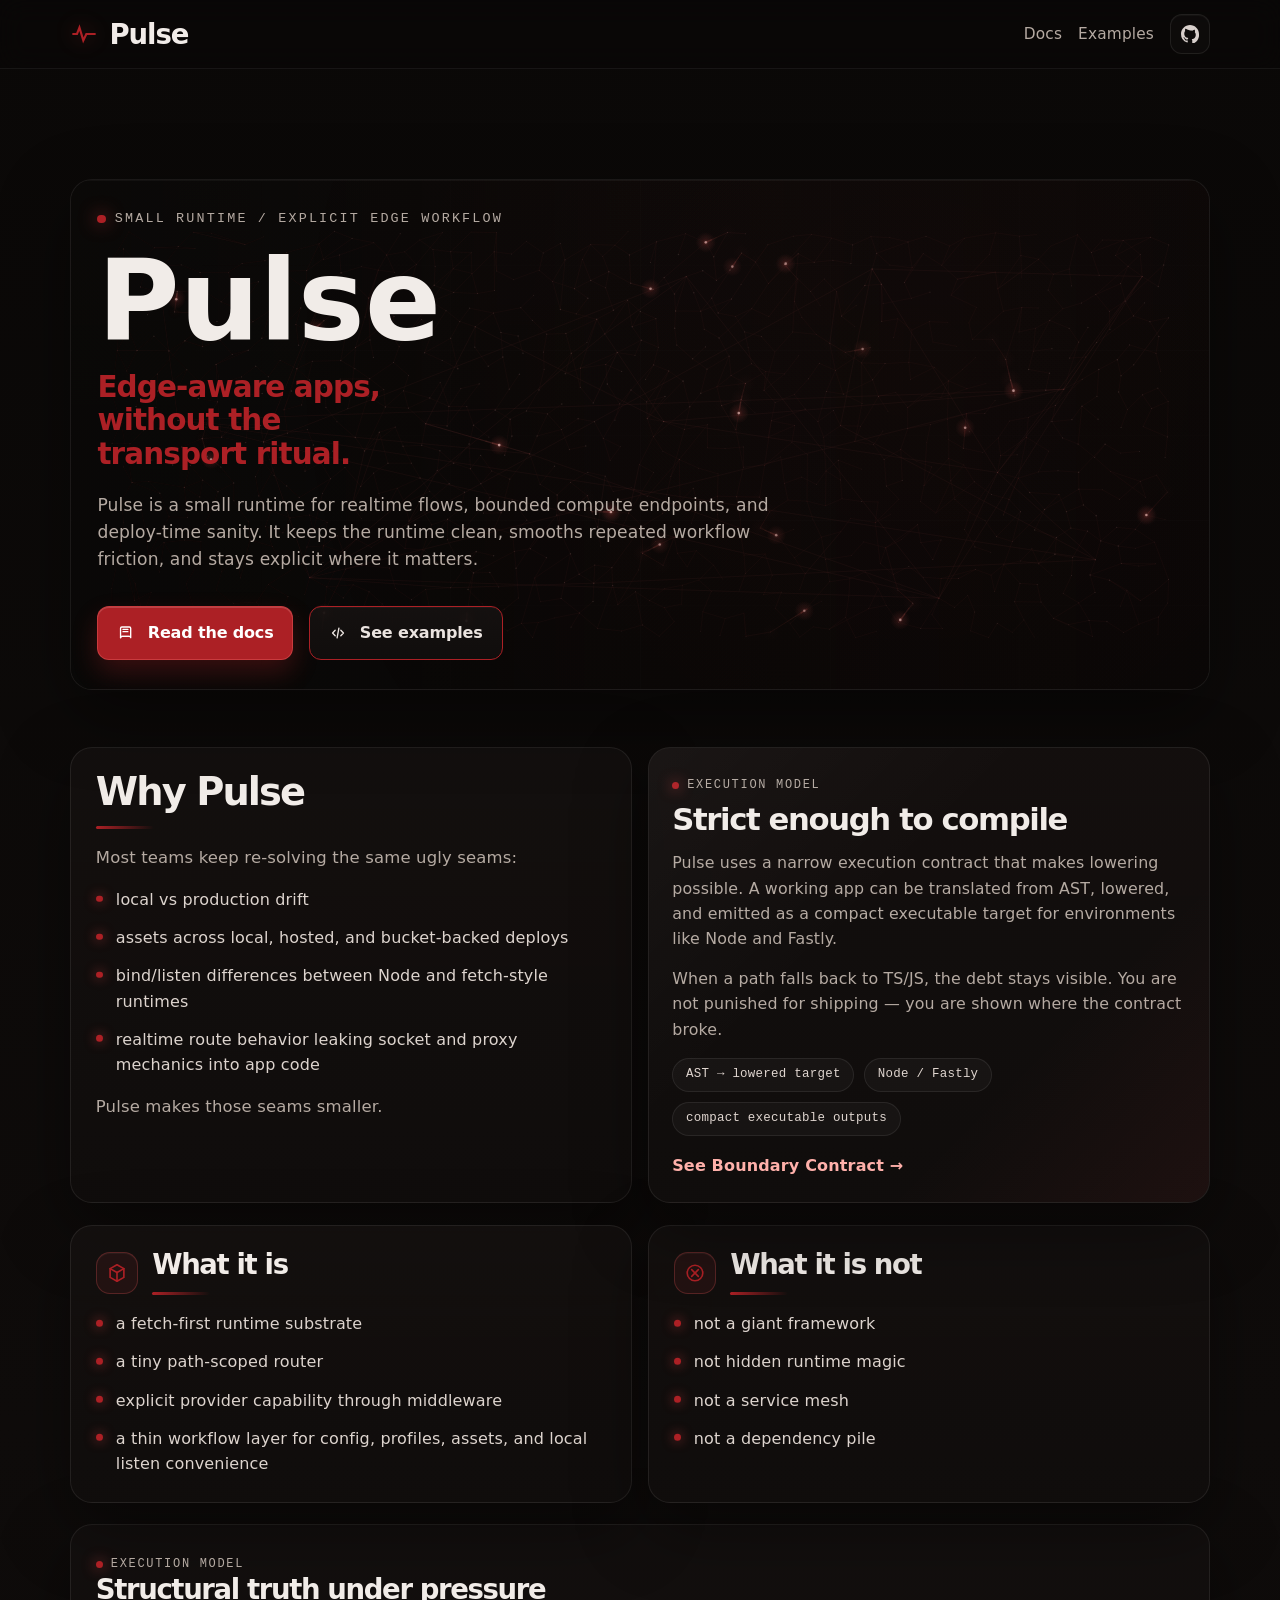
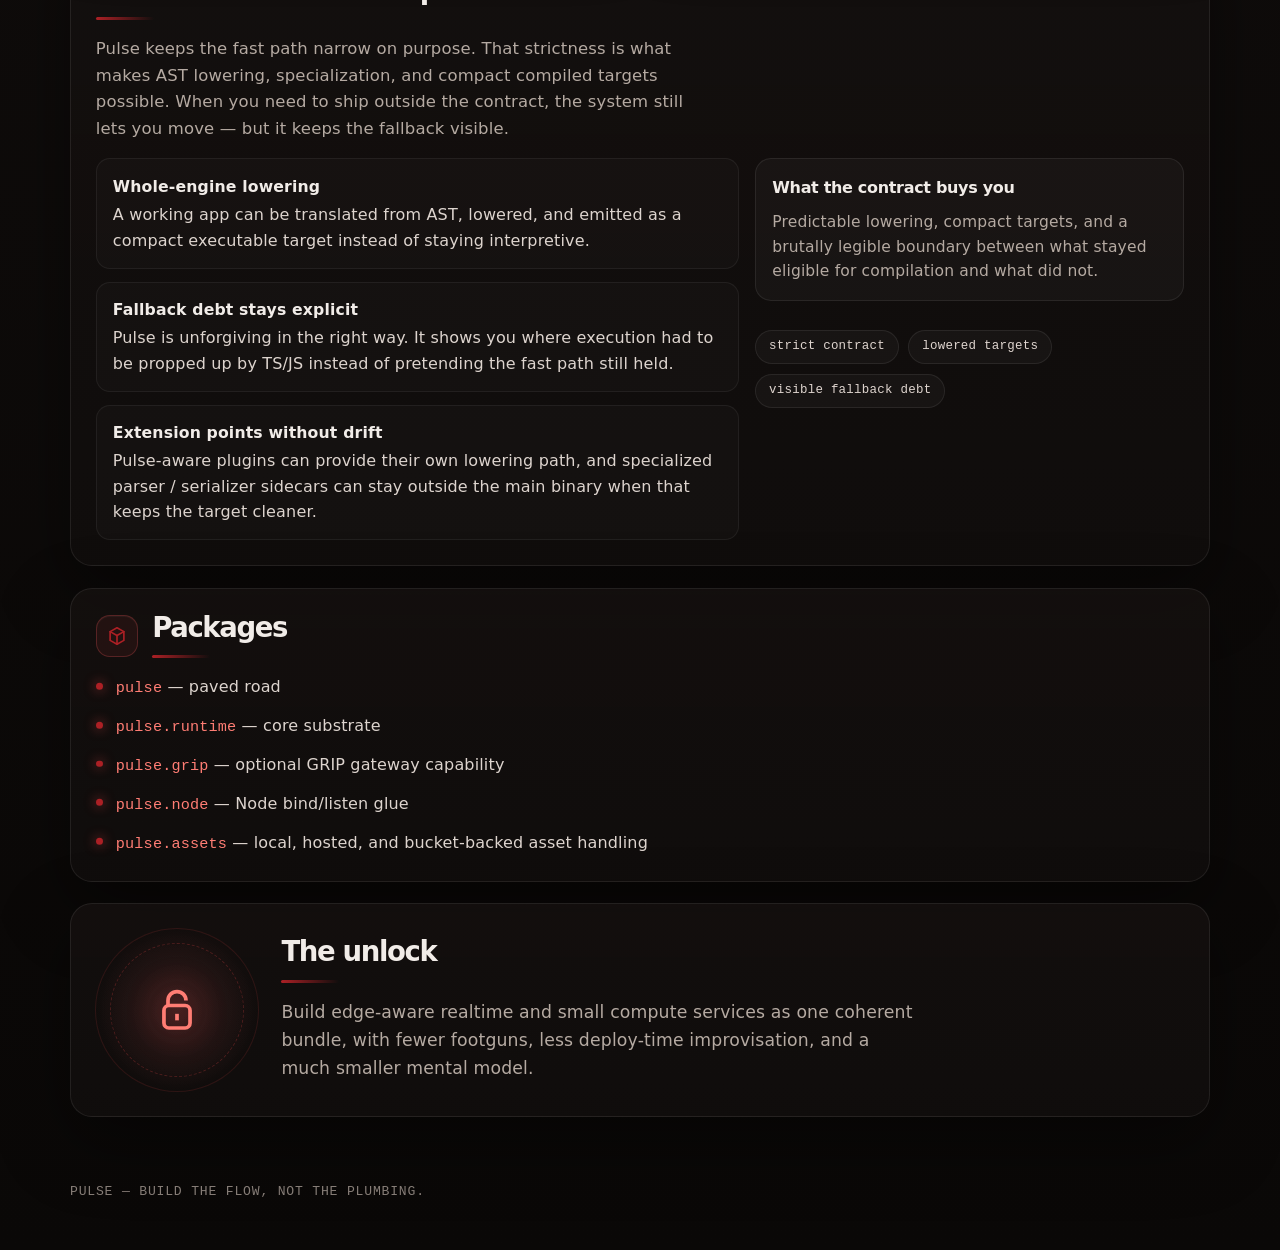
<file: docs/index.html>
<!DOCTYPE html>
<html lang="en">
<head>
  <meta charset="UTF-8" />
  <meta name="viewport" content="width=device-width, initial-scale=1.0, viewport-fit=cover" />
  <title>Pulse — Edge-aware apps, without the transport ritual.</title>
  <meta name="description" content="Pulse is a small runtime for realtime flows, bounded compute endpoints, and deploy-time sanity." />
  <link rel="icon" href="favicon.svg" type="image/svg+xml" />
  <script type="module" crossorigin src="./assets/index.html-Wz7eEay1.js"></script>
  <link rel="modulepreload" crossorigin href="./assets/main-4KNzPTpL.js">
  <link rel="stylesheet" crossorigin href="./assets/site.css">
</head>
<body>
  <header class="topbar">
    <div class="container topbar-inner">
      <a class="brand" href="#top" aria-label="Pulse home">
        <svg viewBox="0 0 24 24" aria-hidden="true"><path d="M2 12h4l2.1-5.5 3.3 11L14 12h8" /></svg>
        <span>Pulse</span>
      </a>
      <nav class="nav" aria-label="Primary">
        <a class="nav-link" href="/docs/index.html">Docs</a>
        <a class="nav-link" href="/examples/index.html">Examples</a>
        <a class="nav-github" href="https://github.com/pulse-compute" aria-label="GitHub" title="GitHub">
          <svg viewBox="0 0 16 16" aria-hidden="true"><path d="M8 0C3.58 0 0 3.58 0 8a8 8 0 0 0 5.47 7.59c.4.07.55-.17.55-.38 0-.19-.01-.82-.01-1.49-2.01.37-2.53-.49-2.69-.94-.09-.23-.48-.94-.82-1.13-.28-.15-.68-.52-.01-.53.63-.01 1.08.58 1.23.82.72 1.21 1.87.87 2.33.66.07-.52.28-.87.5-1.07-1.78-.2-3.64-.89-3.64-3.95 0-.87.31-1.59.82-2.15-.08-.2-.36-1.02.08-2.12 0 0 .67-.21 2.2.82A7.65 7.65 0 0 1 8 4.84c.68 0 1.37.09 2.01.27 1.53-1.04 2.2-.82 2.2-.82.44 1.1.16 1.92.08 2.12.51.56.82 1.27.82 2.15 0 3.07-1.87 3.75-3.65 3.95.29.25.54.73.54 1.48 0 1.07-.01 1.93-.01 2.2 0 .21.15.46.55.38A8.01 8.01 0 0 0 16 8c0-4.42-3.58-8-8-8Z" /></svg>
        </a>
      </nav>
    </div>
  </header>

  <div class="container">
    <section class="hero" id="top">
      <div class="hero-copy">
        <canvas class="network-canvas hero-network-canvas" id="networkField"></canvas>
        <div class="hero-copy-content">
          <div class="eyebrow">Small runtime / explicit edge workflow</div>
          <h1>Pulse</h1>
          <h2>Edge-aware apps, without the transport ritual.</h2>
          <p>
            Pulse is a small runtime for realtime flows, bounded compute endpoints, and deploy-time sanity.
            It keeps the runtime clean, smooths repeated workflow friction, and stays explicit where it matters.
          </p>
          <div class="cta-row">
            <a class="btn btn-primary" href="/docs/index.html">
              <svg viewBox="0 0 24 24" aria-hidden="true"><path d="M4.75 5.75A1.75 1.75 0 0 1 6.5 4h10A1.75 1.75 0 0 1 18.25 5.75v12.5A1.75 1.75 0 0 0 16.5 16.5h-10A1.75 1.75 0 0 0 4.75 18.25Z" /><path d="M8 7.25h6.5" /><path d="M8 10.25h6.5" /><path d="M4.75 18.25c0-.97.78-1.75 1.75-1.75h10" /></svg>
              <span>Read the docs</span>
            </a>
            <a class="btn btn-secondary" href="/examples/index.html">
              <svg viewBox="0 0 24 24" aria-hidden="true"><path d="m8.25 8.25-3.5 3.75 3.5 3.75" /><path d="m15.75 8.25 3.5 3.75-3.5 3.75" /><path d="m13.2 5.5-2.4 13" /></svg>
              <span>See examples</span>
            </a>
          </div>
        </div>
      </div>
    </section>

    <main>
      <section class="two-col" id="why">
        <article class="section-card">
          <h3 class="section-title">Why Pulse</h3>
          <div class="section-copy">Most teams keep re-solving the same ugly seams:</div>
          <ul class="bullet-list">
            <li>local vs production drift</li>
            <li>assets across local, hosted, and bucket-backed deploys</li>
            <li>bind/listen differences between Node and fetch-style runtimes</li>
            <li>realtime route behavior leaking socket and proxy mechanics into app code</li>
          </ul>
          <div class="closing-line">Pulse makes those seams smaller.</div>
        </article>

        <aside class="proof-card" id="execution-model">
          <div class="proof-eyebrow">Execution model</div>
          <h3>Strict enough to compile</h3>
          <p>
            Pulse uses a narrow execution contract that makes lowering possible. A working app can be translated
            from AST, lowered, and emitted as a compact executable target for environments like Node and Fastly.
          </p>
          <p class="proof-emphasis">
            When a path falls back to TS/JS, the debt stays visible. You are not punished for shipping — you are shown where the contract broke.
          </p>
          <div class="proof-meta">
            <span class="proof-chip">AST → lowered target</span>
            <span class="proof-chip">Node / Fastly</span>
            <span class="proof-chip">compact executable outputs</span>
          </div>
          <a class="proof-link" href="/docs/design/core/index.html">See Boundary Contract →</a>
        </aside>
      </section>

      <section class="two-col">
        <article class="grid-card">
          <div class="card-head">
            <div class="icon-box" aria-hidden="true">
              <svg viewBox="0 0 24 24"><path d="M12 3 4.5 7.2v9.6L12 21l7.5-4.2V7.2L12 3Z" /><path d="M4.5 7.2 12 11.4l7.5-4.2" /><path d="M12 11.4V21" /></svg>
            </div>
            <div><h3 class="card-title">What it is</h3></div>
          </div>
          <ul class="bullet-list">
            <li>a fetch-first runtime substrate</li>
            <li>a tiny path-scoped router</li>
            <li>explicit provider capability through middleware</li>
            <li>a thin workflow layer for config, profiles, assets, and local listen convenience</li>
          </ul>
        </article>

        <article class="grid-card">
          <div class="card-head">
            <div class="icon-box" aria-hidden="true">
              <svg viewBox="0 0 24 24"><circle cx="12" cy="12" r="8.5" /><path d="m8.4 8.4 7.2 7.2" /><path d="m15.6 8.4-7.2 7.2" /></svg>
            </div>
            <div><h3 class="card-title">What it is not</h3></div>
          </div>
          <ul class="bullet-list">
            <li>not a giant framework</li>
            <li>not hidden runtime magic</li>
            <li>not a service mesh</li>
            <li>not a dependency pile</li>
          </ul>
        </article>
      </section>
<!--
      <section class="scope-wrap" aria-labelledby="scope-heading">
        <canvas class="scope-canvas" id="pulseScope" aria-label="Animated pulse waveform"></canvas>
      </section>
-->
      <section class="execution-card" id="execution-model">
        <div class="execution-eyebrow">Execution model</div>
        <h3 class="execution-title">Structural truth under pressure</h3>
        <p class="execution-copy">
          Pulse keeps the fast path narrow on purpose. That strictness is what makes AST lowering, specialization,
          and compact compiled targets possible. When you need to ship outside the contract, the system still lets
          you move — but it keeps the fallback visible.
        </p>

        <div class="execution-grid">
          <div>
            <ul class="execution-list">
              <li>
                <strong>Whole-engine lowering</strong>
                A working app can be translated from AST, lowered, and emitted as a compact executable target instead of staying interpretive.
              </li>
              <li>
                <strong>Fallback debt stays explicit</strong>
                Pulse is unforgiving in the right way. It shows you where execution had to be propped up by TS/JS instead of pretending the fast path still held.
              </li>
              <li>
                <strong>Extension points without drift</strong>
                Pulse-aware plugins can provide their own lowering path, and specialized parser / serializer sidecars can stay outside the main binary when that keeps the target cleaner.
              </li>
            </ul>
          </div>
          <div class="execution-side">
            <div class="execution-panel">
              <h4 class="execution-panel-title">What the contract buys you</h4>
              <p>Predictable lowering, compact targets, and a brutally legible boundary between what stayed eligible for compilation and what did not.</p>
            </div>
            <div class="proof-meta">
              <span class="execution-chip">strict contract</span>
              <span class="execution-chip">lowered targets</span>
              <span class="execution-chip">visible fallback debt</span>
            </div>
          </div>
        </div>
      </section>

      <section class="section-card packages" id="packages">
        <div class="card-head">
          <div class="icon-box" aria-hidden="true">
            <svg viewBox="0 0 24 24"><path d="M12 3 4.5 7.2v9.6L12 21l7.5-4.2V7.2L12 3Z" /><path d="M4.5 7.2 12 11.4l7.5-4.2" /><path d="M12 11.4V21" /></svg>
          </div>
          <div><h3 class="card-title">Packages</h3></div>
        </div>
        <ul class="bullet-list">
          <li><code><a href="/packages/pulse/index.html">pulse</a></code> — paved road</li>
          <li><code><a href="/packages/pulse-runtime/index.html">pulse.runtime</a></code> — core substrate</li>
          <li><code><a href="/packages/pulse-grip/index.html">pulse.grip</a></code> — optional GRIP gateway capability</li>
          <li><code><a href="/packages/pulse-node/index.html">pulse.node</a></code> — Node bind/listen glue</li>
          <li><code><a href="/packages/pulse-assets/index.html">pulse.assets</a></code> — local, hosted, and bucket-backed asset handling</li>
        </ul>
      </section>

      <section class="unlock">
        <div class="unlock-visual" aria-hidden="true">
          <svg viewBox="0 0 24 24"><path d="M8 10V7.8a4 4 0 1 1 8 0" /><rect x="6.2" y="10" width="11.6" height="10" rx="2.2" /><path d="M12 13.7v2.9" /></svg>
        </div>
        <div>
          <h3 class="unlock-title">The unlock</h3>
          <p>
            Build edge-aware realtime and small compute services as one coherent bundle, with fewer footguns,
            less deploy-time improvisation, and a much smaller mental model.
          </p>
        </div>
      </section>
    </main>

    <div class="footer">Pulse — Build the flow, not the plumbing.</div>
  </div>
</body>
</html>
</file>
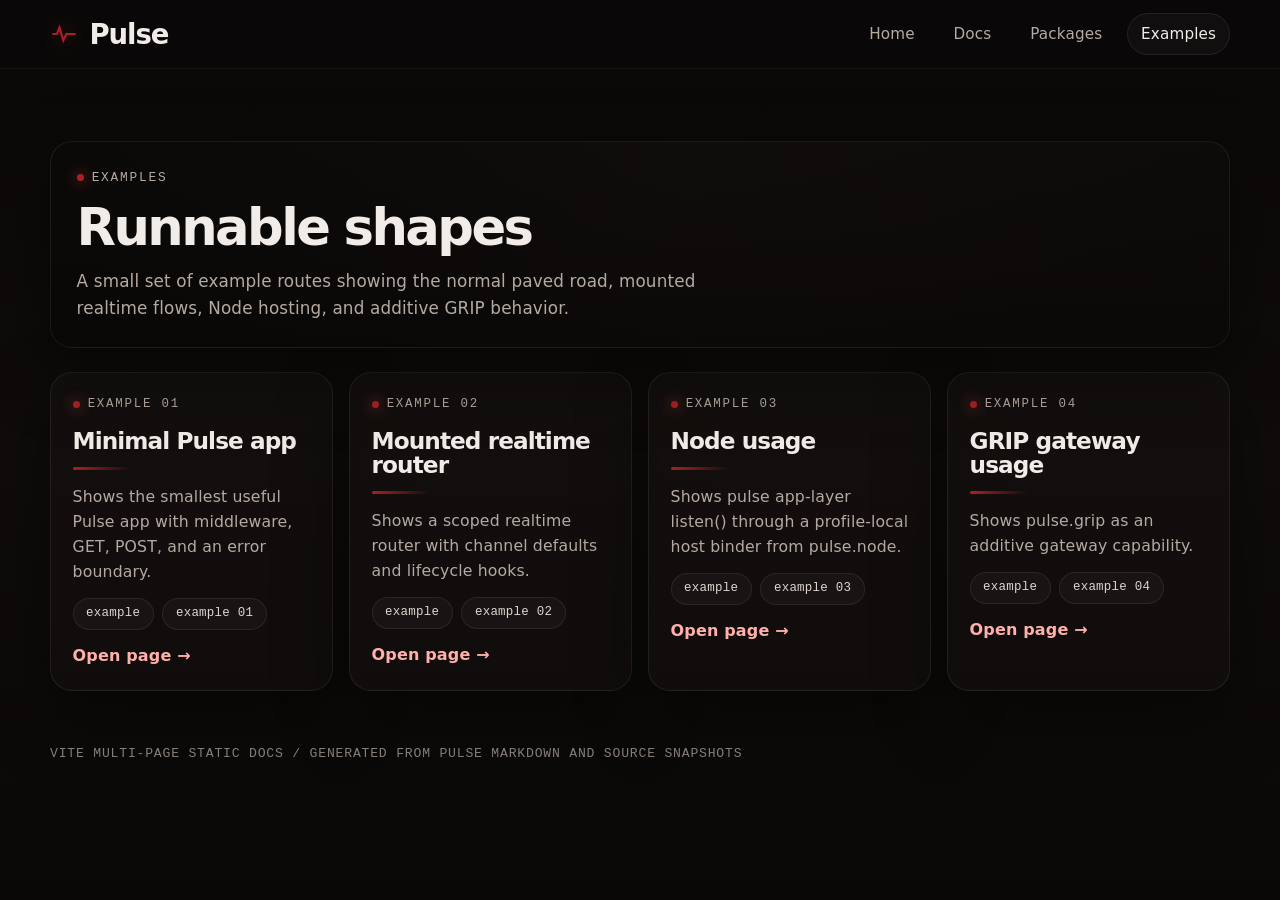
<file: examples/index.html>
<!DOCTYPE html>
<html lang="en">
  <head>
    <meta charset="UTF-8" />
    <meta name="viewport" content="width=device-width, initial-scale=1.0, viewport-fit=cover" />
    <title>Examples — Pulse</title>
    <meta name="description" content="Examples for Pulse." />
    <link rel="icon" href="../favicon.svg" type="image/svg+xml" />
    <script type="module" crossorigin src="../assets/main-4KNzPTpL.js"></script>
    <script type="module" crossorigin src="../assets/site-B6yyBx_p.js"></script>
    <link rel="stylesheet" crossorigin href="../assets/main-Bofn-mRB.css">
  </head>
  <body class="page-examples">
    <div class="page-shell">
      
  <header class="topbar">
    <div class="container topbar-inner">
      <a class="brand" href="../index.html" aria-label="Pulse home">
        <svg viewBox="0 0 24 24" aria-hidden="true"><path d="M2 12h4l2.1-5.5 3.3 11L14 12h8" /></svg>
        <span>Pulse</span>
      </a>
      <nav class="nav" aria-label="Primary"><a class="nav-link" data-nav-link href="../index.html">Home</a><a class="nav-link" data-nav-link href="../docs/index.html">Docs</a><a class="nav-link" data-nav-link href="../packages/index.html">Packages</a><a class="nav-link" data-nav-link href="index.html" aria-current="page">Examples</a></nav>
    </div>
  </header>
      
  <main class="container site-header stack-lg">
    <section class="page-hero">
      <div class="page-hero__content">
        <div class="page-hero__eyebrow">Examples</div>
        <h1 class="page-hero__title">Runnable shapes</h1>
        <p class="page-hero__copy">A small set of example routes showing the normal paved road, mounted realtime flows, Node hosting, and additive GRIP behavior.</p>
      </div>
    </section>
    <section class="overview-grid">
    <article class="link-card">
      <div class="eyebrow">Example 01</div>
      <h3 class="link-card__title">Minimal Pulse app</h3>
      <p class="link-card__copy">Shows the smallest useful Pulse app with middleware, GET, POST, and an error boundary.</p>
      <div class="link-card__meta"><span class="chip">example</span><span class="chip">example 01</span></div>
      <a class="link-card__footer" href="01-minimal/index.html">Open page →</a>
    </article>
  
    <article class="link-card">
      <div class="eyebrow">Example 02</div>
      <h3 class="link-card__title">Mounted realtime router</h3>
      <p class="link-card__copy">Shows a scoped realtime router with channel defaults and lifecycle hooks.</p>
      <div class="link-card__meta"><span class="chip">example</span><span class="chip">example 02</span></div>
      <a class="link-card__footer" href="02-realtime-router/index.html">Open page →</a>
    </article>
  
    <article class="link-card">
      <div class="eyebrow">Example 03</div>
      <h3 class="link-card__title">Node usage</h3>
      <p class="link-card__copy">Shows pulse app-layer listen() through a profile-local host binder from pulse.node.</p>
      <div class="link-card__meta"><span class="chip">example</span><span class="chip">example 03</span></div>
      <a class="link-card__footer" href="03-node/index.html">Open page →</a>
    </article>
  
    <article class="link-card">
      <div class="eyebrow">Example 04</div>
      <h3 class="link-card__title">GRIP gateway usage</h3>
      <p class="link-card__copy">Shows pulse.grip as an additive gateway capability.</p>
      <div class="link-card__meta"><span class="chip">example</span><span class="chip">example 04</span></div>
      <a class="link-card__footer" href="04-grip-gateway/index.html">Open page →</a>
    </article>
  </section>
  </main>
      
  <footer class="site-footer">
    <div class="container">Vite multi-page static docs / generated from Pulse markdown and source snapshots</div>
  </footer>
    </div>
  </body>
</html>
</file>
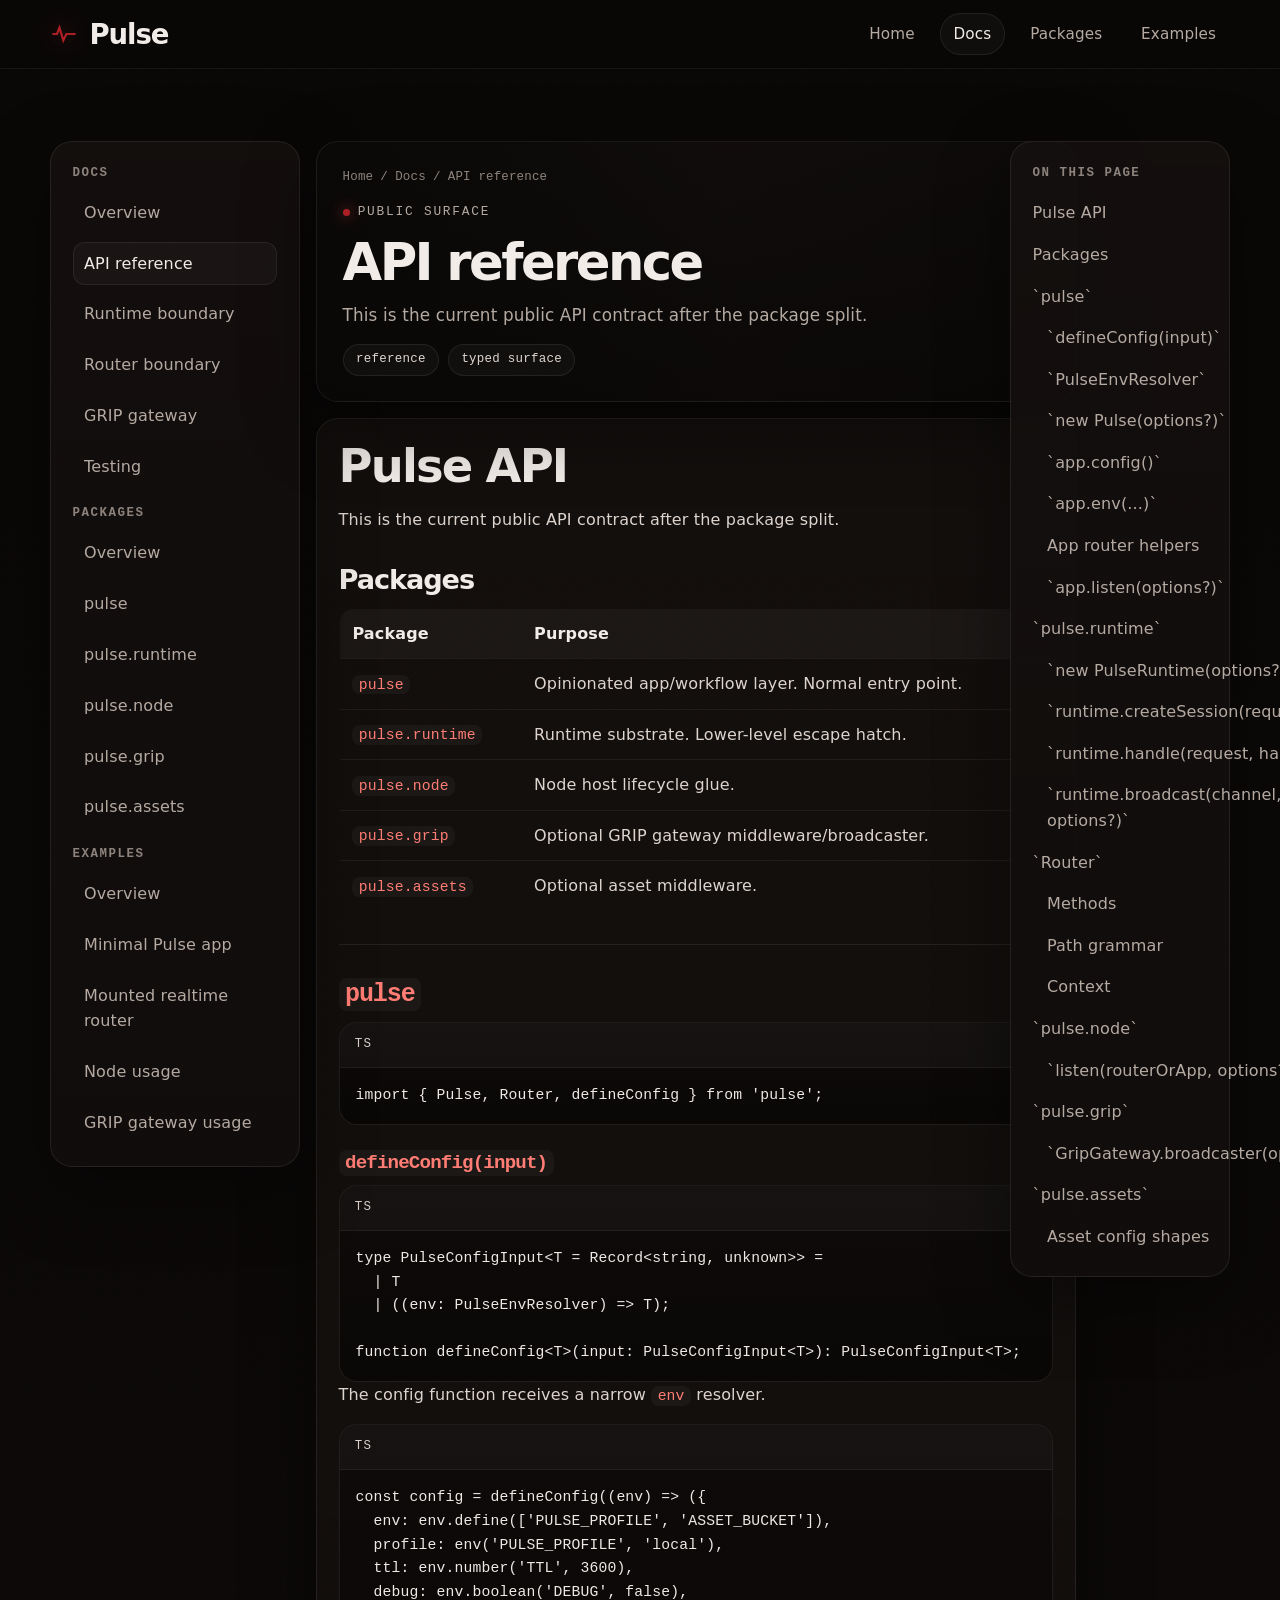
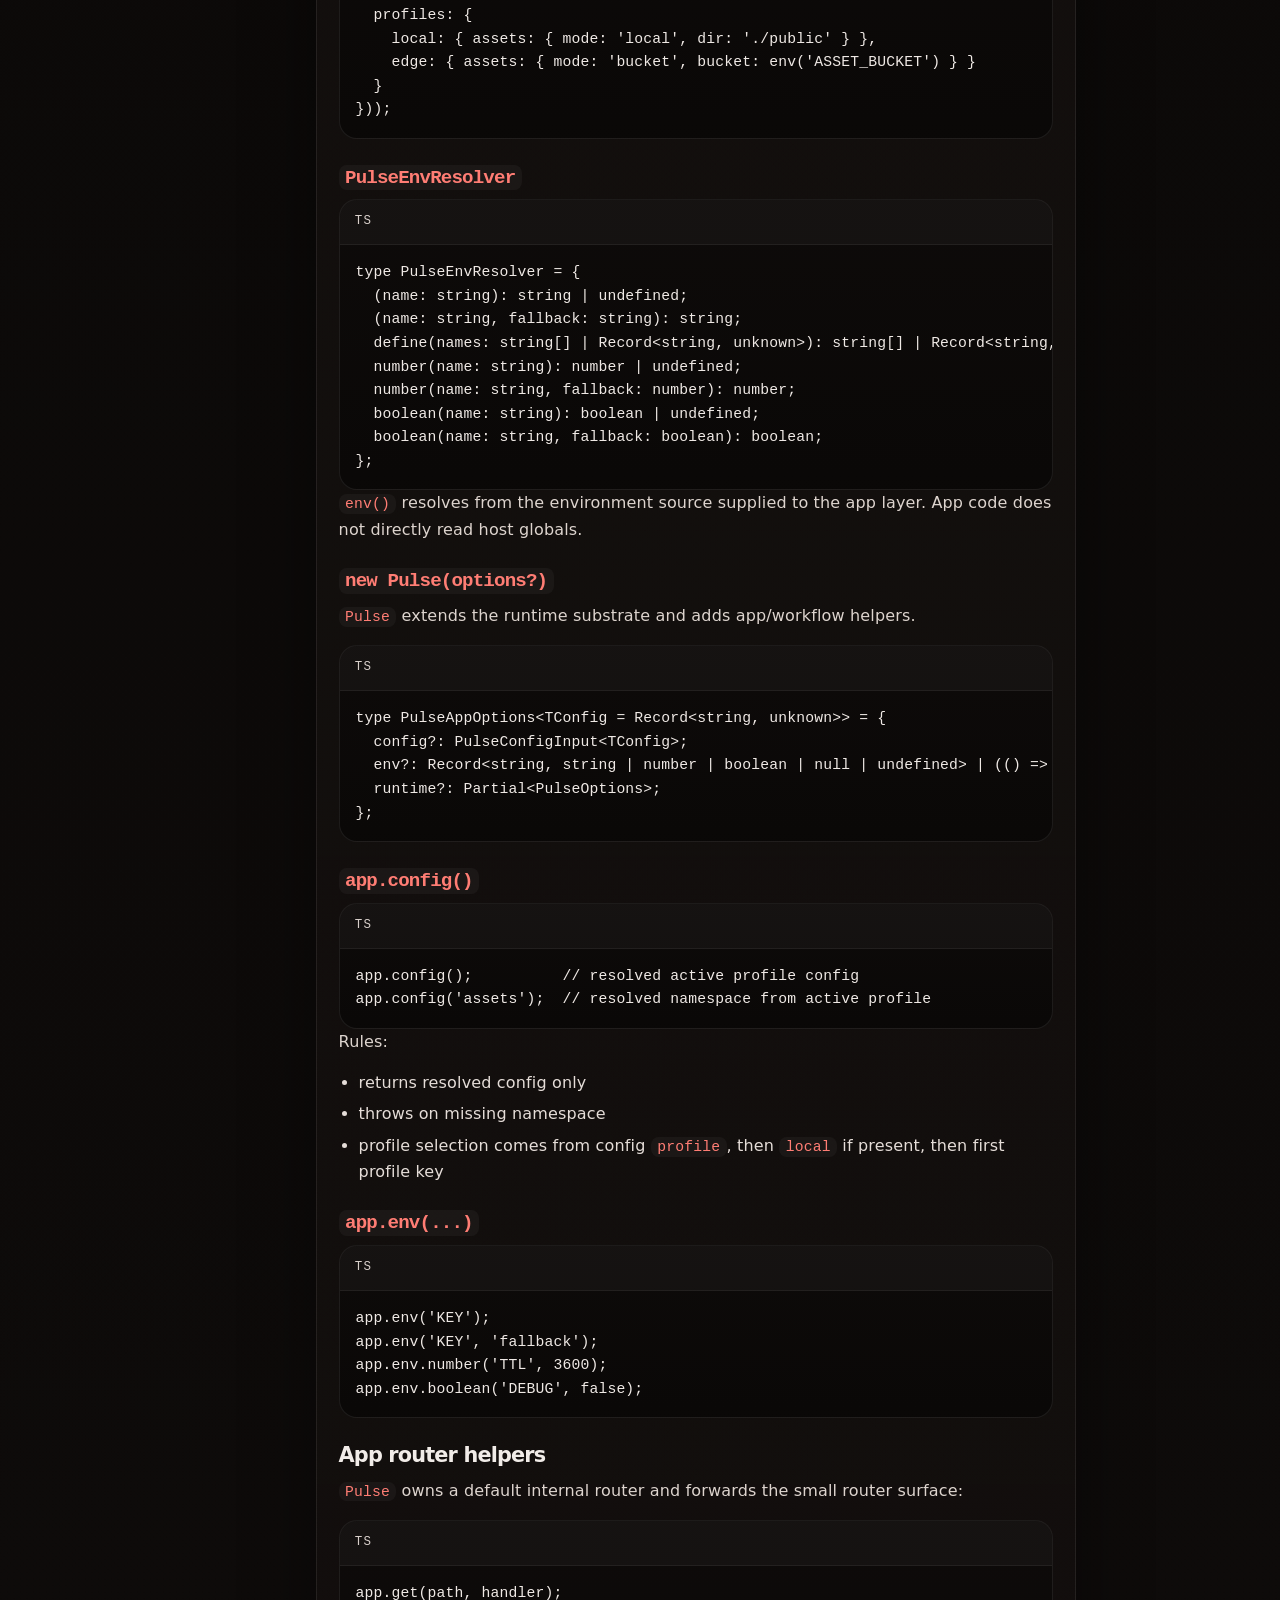
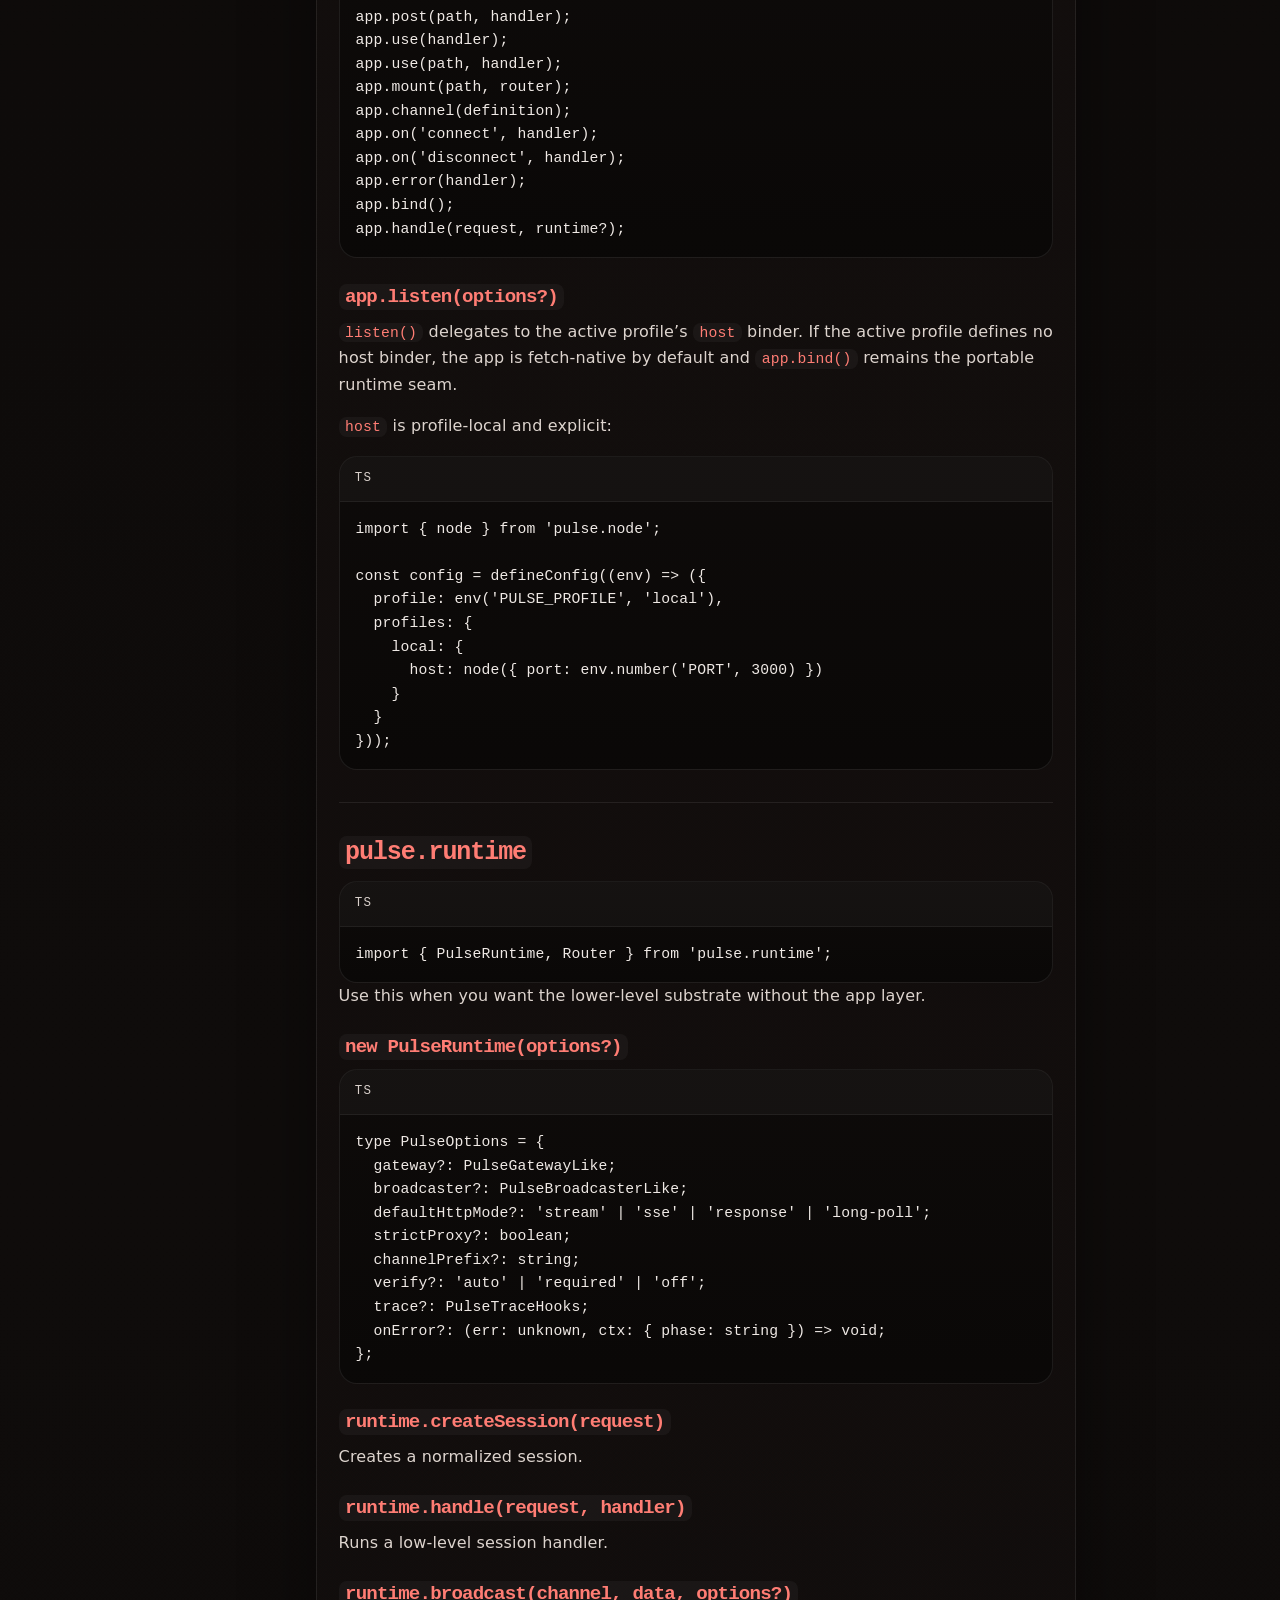
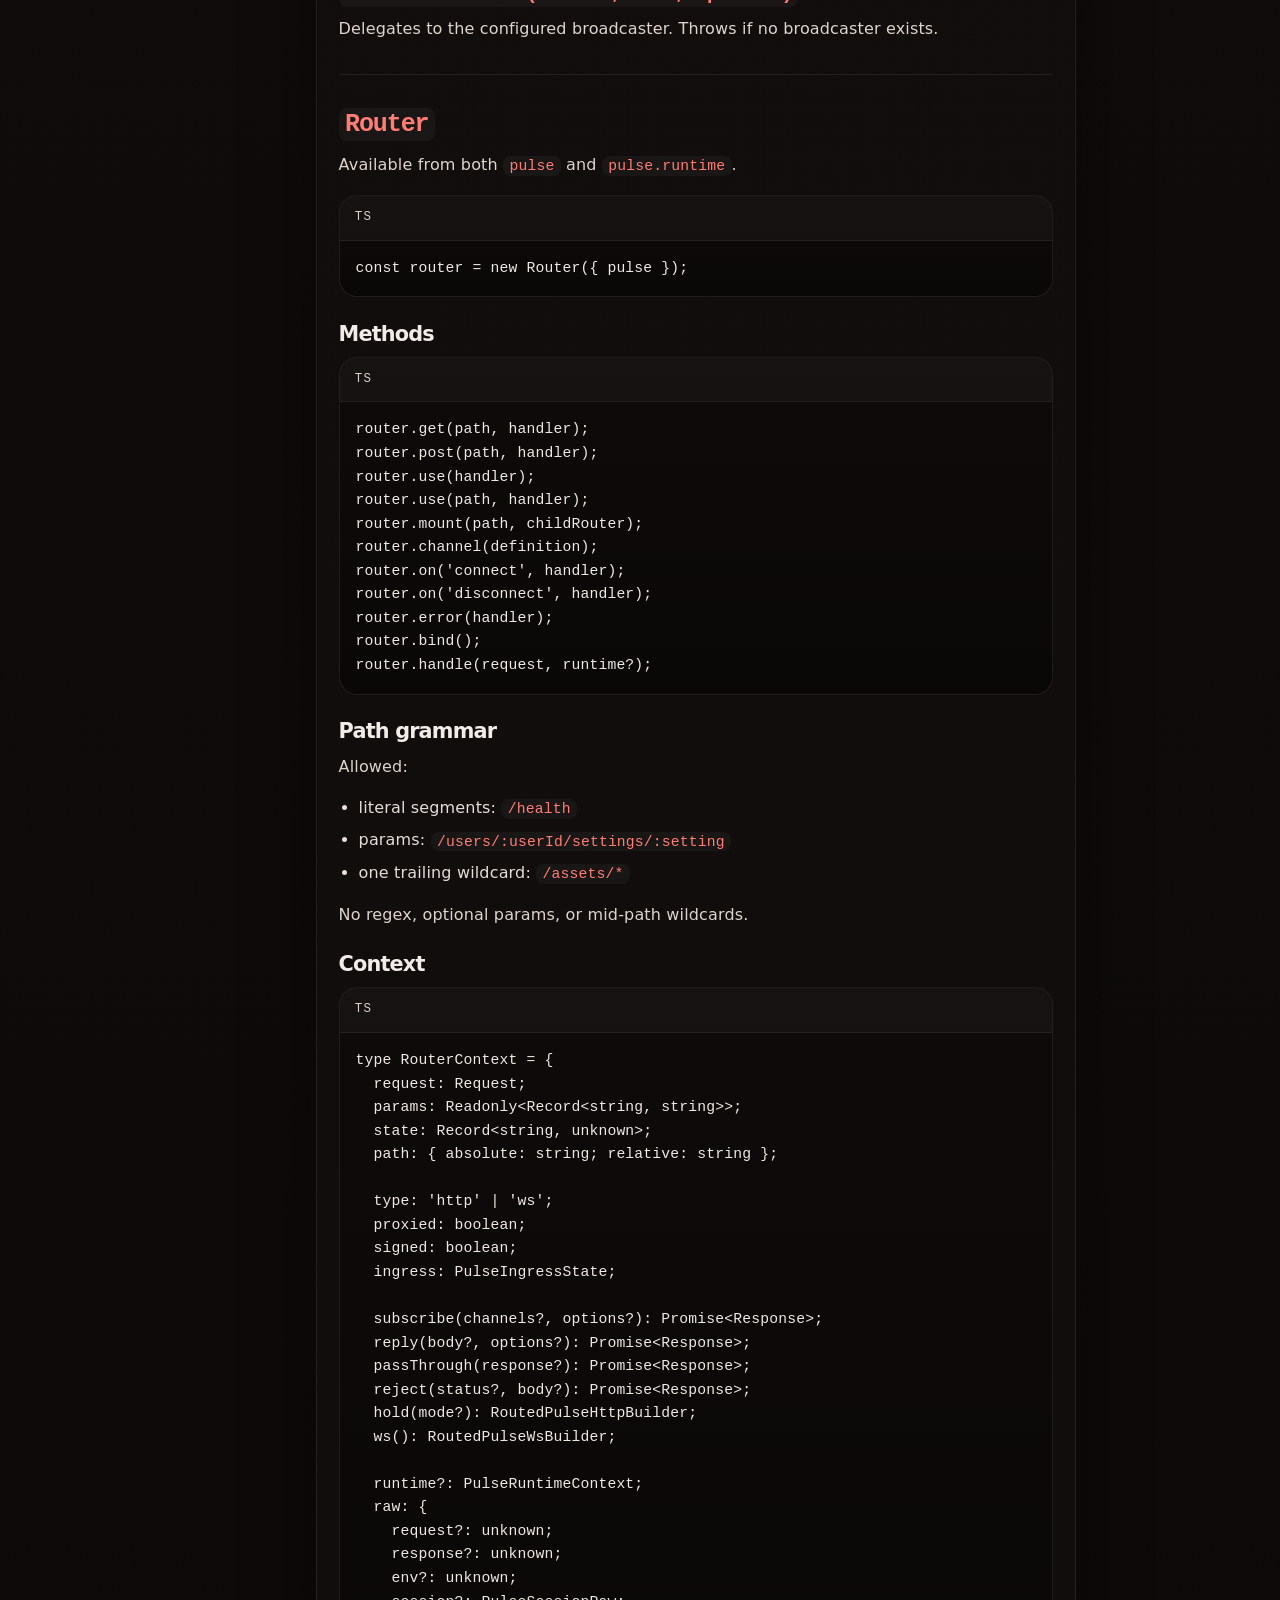
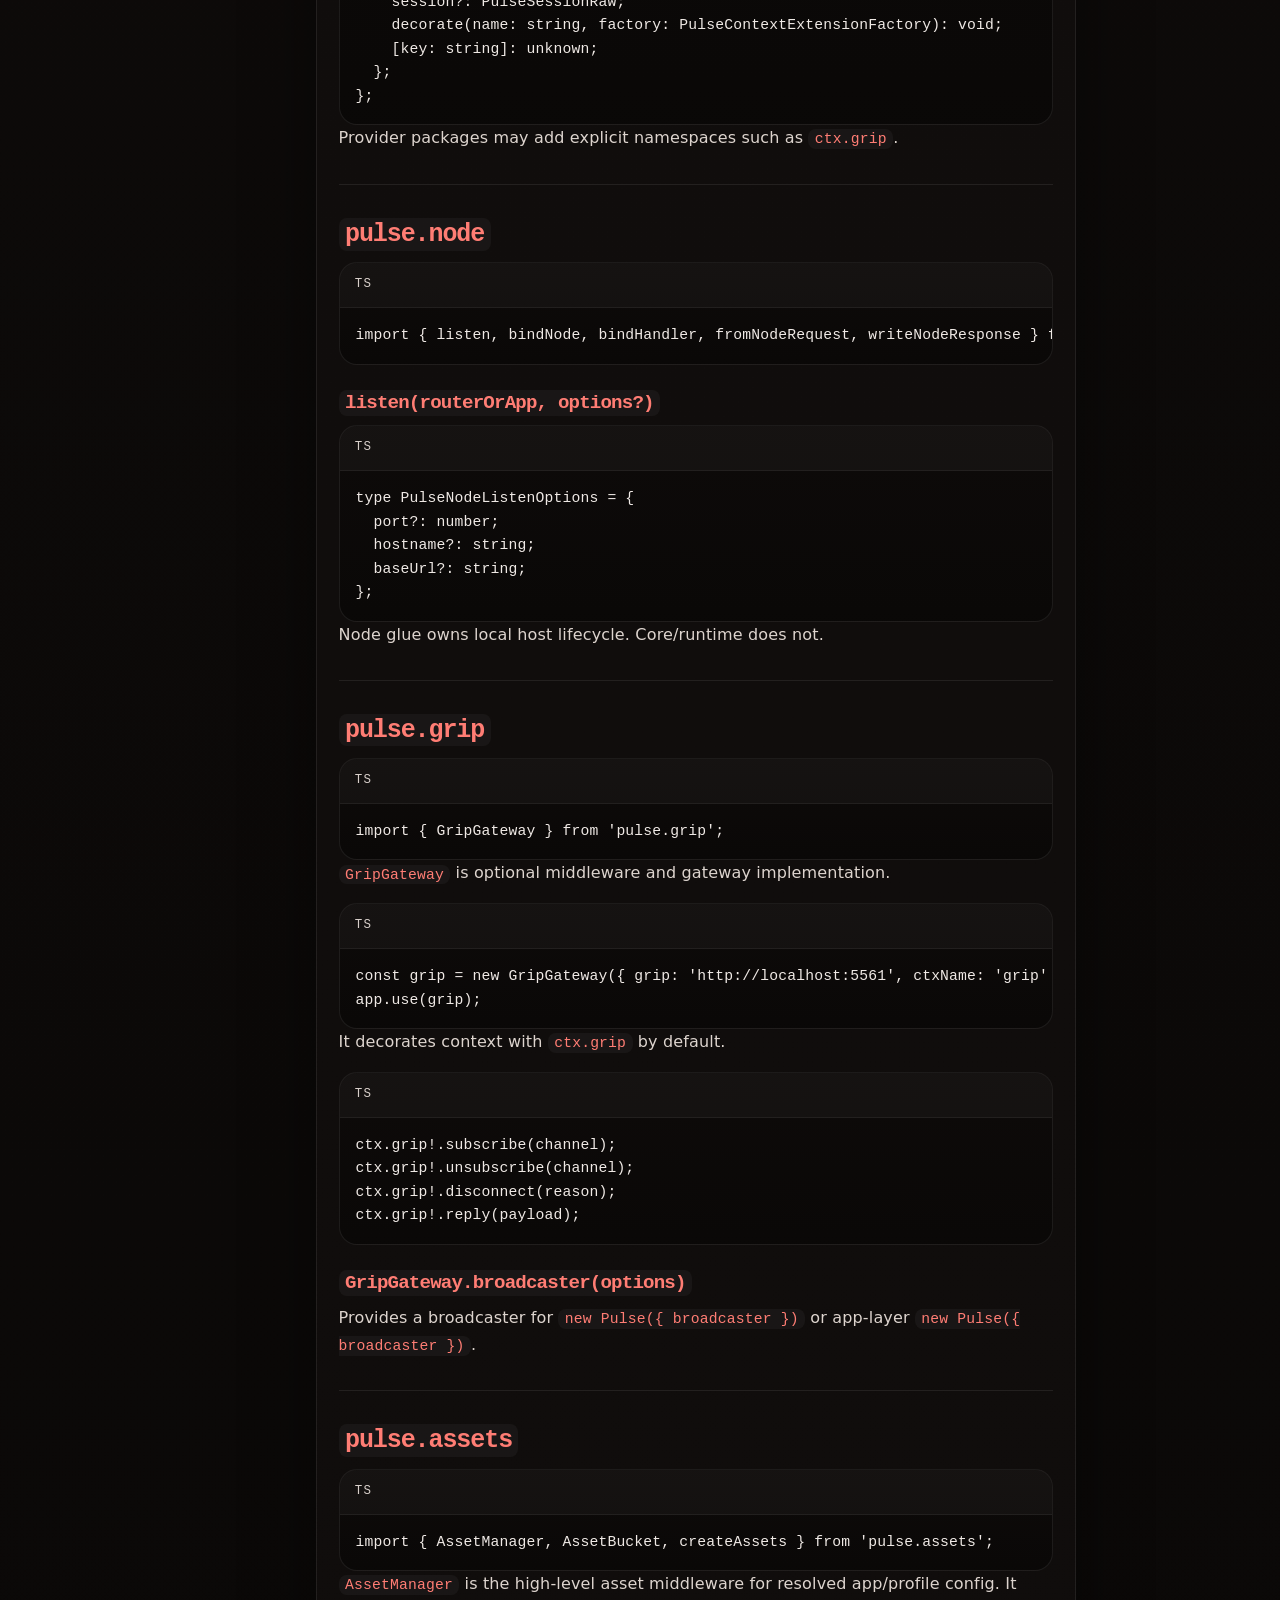
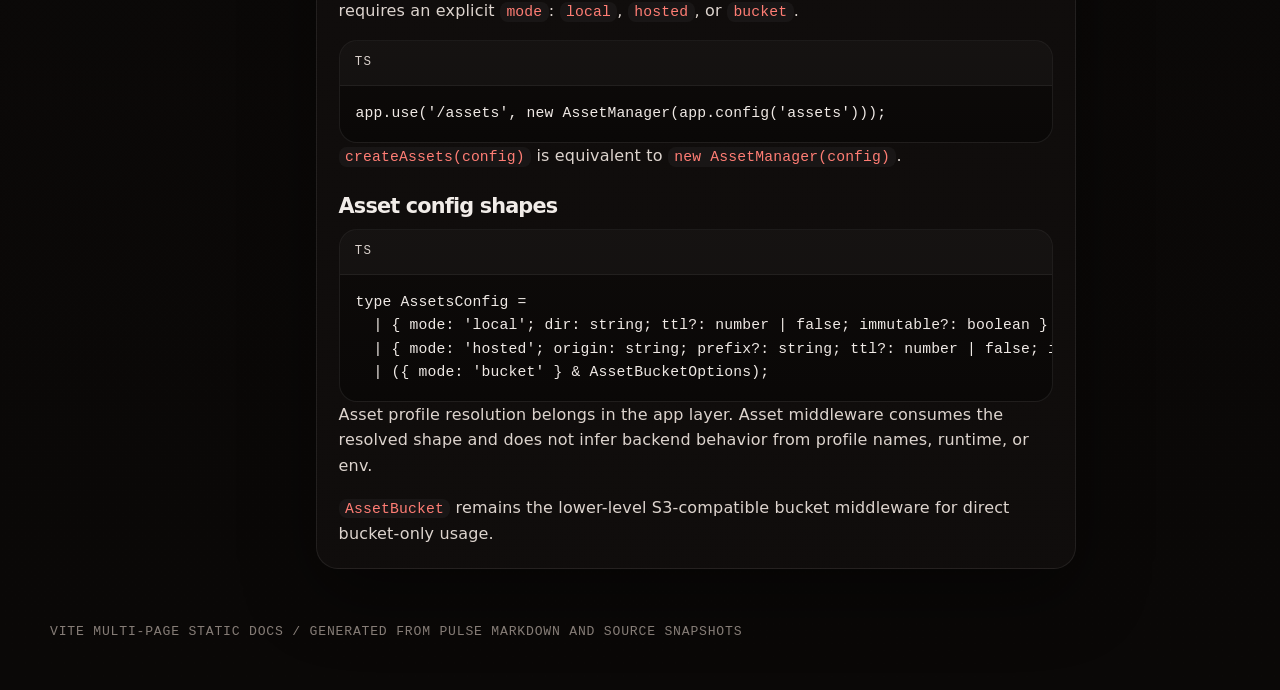
<file: docs/api/index.html>
<!DOCTYPE html>
<html lang="en">
  <head>
    <meta charset="UTF-8" />
    <meta name="viewport" content="width=device-width, initial-scale=1.0, viewport-fit=cover" />
    <title>API reference — Pulse</title>
    <meta name="description" content="This is the current public API contract after the package split." />
    <link rel="icon" href="../../favicon.svg" type="image/svg+xml" />
    <script type="module" crossorigin src="../../assets/main-4KNzPTpL.js"></script>
    <script type="module" crossorigin src="../../assets/site-B6yyBx_p.js"></script>
    <link rel="stylesheet" crossorigin href="../../assets/main-Bofn-mRB.css">
  </head>
  <body class="page-doc">
    <div class="page-shell">
      
  <header class="topbar">
    <div class="container topbar-inner">
      <a class="brand" href="../../index.html" aria-label="Pulse home">
        <svg viewBox="0 0 24 24" aria-hidden="true"><path d="M2 12h4l2.1-5.5 3.3 11L14 12h8" /></svg>
        <span>Pulse</span>
      </a>
      <nav class="nav" aria-label="Primary"><a class="nav-link" data-nav-link href="../../index.html">Home</a><a class="nav-link" data-nav-link href="../index.html" aria-current="page">Docs</a><a class="nav-link" data-nav-link href="../../packages/index.html">Packages</a><a class="nav-link" data-nav-link href="../../examples/index.html">Examples</a></nav>
    </div>
  </header>
      
  <main class="container site-header">
    <div class="docs-page">
      
    <aside class="docs-sidebar">
      <nav class="docs-nav" aria-label="Documentation sections">
        
          <section class="docs-nav__group">
            <h2 class="docs-nav__heading">Docs</h2>
            <a class="docs-nav__link" href="../index.html">Overview</a><a class="docs-nav__link" href="index.html" aria-current="page">API reference</a><a class="docs-nav__link" href="../design/core/index.html">Runtime boundary</a><a class="docs-nav__link" href="../design/router/index.html">Router boundary</a><a class="docs-nav__link" href="../design/grip-gateway/index.html">GRIP gateway</a><a class="docs-nav__link" href="../testing/index.html">Testing</a>
          </section>
        
          <section class="docs-nav__group">
            <h2 class="docs-nav__heading">Packages</h2>
            <a class="docs-nav__link" href="../../packages/index.html">Overview</a><a class="docs-nav__link" href="../../packages/pulse/index.html">pulse</a><a class="docs-nav__link" href="../../packages/pulse-runtime/index.html">pulse.runtime</a><a class="docs-nav__link" href="../../packages/pulse-node/index.html">pulse.node</a><a class="docs-nav__link" href="../../packages/pulse-grip/index.html">pulse.grip</a><a class="docs-nav__link" href="../../packages/pulse-assets/index.html">pulse.assets</a>
          </section>
        
          <section class="docs-nav__group">
            <h2 class="docs-nav__heading">Examples</h2>
            <a class="docs-nav__link" href="../../examples/index.html">Overview</a><a class="docs-nav__link" href="../../examples/01-minimal/index.html">Minimal Pulse app</a><a class="docs-nav__link" href="../../examples/02-realtime-router/index.html">Mounted realtime router</a><a class="docs-nav__link" href="../../examples/03-node/index.html">Node usage</a><a class="docs-nav__link" href="../../examples/04-grip-gateway/index.html">GRIP gateway usage</a>
          </section>
        
      </nav>
    </aside>
      <div class="docs-main">
        <section class="page-hero">
          <div class="page-hero__content">
            <nav class="breadcrumbs" aria-label="Breadcrumbs"><a href="../../index.html">Home</a> / <a href="../index.html">Docs</a> / <span>API reference</span></nav>
            <div class="page-hero__eyebrow">Public surface</div>
            <h1 class="page-hero__title">API reference</h1>
            <p class="page-hero__copy">This is the current public API contract after the package split.</p>
            <div class="meta-chips"><span class="chip">reference</span><span class="chip">typed surface</span></div>
          </div>
        </section>
        <article class="content-card prose"><h1 id="pulse-api">Pulse API</h1>
<p>This is the current public API contract after the package split.</p>
<h2 id="packages">Packages</h2>
<table>
<thead>
<tr>
<th>Package</th>
<th>Purpose</th>
</tr>
</thead>
<tbody>
<tr>
<td><code>pulse</code></td>
<td>Opinionated app/workflow layer. Normal entry point.</td>
</tr>
<tr>
<td><code>pulse.runtime</code></td>
<td>Runtime substrate. Lower-level escape hatch.</td>
</tr>
<tr>
<td><code>pulse.node</code></td>
<td>Node host lifecycle glue.</td>
</tr>
<tr>
<td><code>pulse.grip</code></td>
<td>Optional GRIP gateway middleware/broadcaster.</td>
</tr>
<tr>
<td><code>pulse.assets</code></td>
<td>Optional asset middleware.</td>
</tr>
</tbody>
</table>
<hr>
<h2 id="pulse"><code>pulse</code></h2>
<div class="code-block">
  <div class="code-block__header"><span class="code-block__label">ts</span></div>
  <pre><code class="language-ts">import { Pulse, Router, defineConfig } from 'pulse';
</code></pre>
</div><h3 id="defineconfiginput"><code>defineConfig(input)</code></h3>
<div class="code-block">
  <div class="code-block__header"><span class="code-block__label">ts</span></div>
  <pre><code class="language-ts">type PulseConfigInput&lt;T = Record&lt;string, unknown&gt;&gt; =
  | T
  | ((env: PulseEnvResolver) =&gt; T);

function defineConfig&lt;T&gt;(input: PulseConfigInput&lt;T&gt;): PulseConfigInput&lt;T&gt;;
</code></pre>
</div><p>The config function receives a narrow <code>env</code> resolver.</p>
<div class="code-block">
  <div class="code-block__header"><span class="code-block__label">ts</span></div>
  <pre><code class="language-ts">const config = defineConfig((env) =&gt; ({
  env: env.define(['PULSE_PROFILE', 'ASSET_BUCKET']),
  profile: env('PULSE_PROFILE', 'local'),
  ttl: env.number('TTL', 3600),
  debug: env.boolean('DEBUG', false),
  profiles: {
    local: { assets: { mode: 'local', dir: './public' } },
    edge: { assets: { mode: 'bucket', bucket: env('ASSET_BUCKET') } }
  }
}));
</code></pre>
</div><h3 id="pulseenvresolver"><code>PulseEnvResolver</code></h3>
<div class="code-block">
  <div class="code-block__header"><span class="code-block__label">ts</span></div>
  <pre><code class="language-ts">type PulseEnvResolver = {
  (name: string): string | undefined;
  (name: string, fallback: string): string;
  define(names: string[] | Record&lt;string, unknown&gt;): string[] | Record&lt;string, unknown&gt;;
  number(name: string): number | undefined;
  number(name: string, fallback: number): number;
  boolean(name: string): boolean | undefined;
  boolean(name: string, fallback: boolean): boolean;
};
</code></pre>
</div><p><code>env()</code> resolves from the environment source supplied to the app layer. App code does not directly read host globals.</p>
<h3 id="new-pulseoptions"><code>new Pulse(options?)</code></h3>
<p><code>Pulse</code> extends the runtime substrate and adds app/workflow helpers.</p>
<div class="code-block">
  <div class="code-block__header"><span class="code-block__label">ts</span></div>
  <pre><code class="language-ts">type PulseAppOptions&lt;TConfig = Record&lt;string, unknown&gt;&gt; = {
  config?: PulseConfigInput&lt;TConfig&gt;;
  env?: Record&lt;string, string | number | boolean | null | undefined&gt; | (() =&gt; Record&lt;string, string | number | boolean | null | undefined&gt;);
  runtime?: Partial&lt;PulseOptions&gt;;
};
</code></pre>
</div><h3 id="appconfig"><code>app.config()</code></h3>
<div class="code-block">
  <div class="code-block__header"><span class="code-block__label">ts</span></div>
  <pre><code class="language-ts">app.config();          // resolved active profile config
app.config('assets');  // resolved namespace from active profile
</code></pre>
</div><p>Rules:</p>
<ul>
<li>returns resolved config only</li>
<li>throws on missing namespace</li>
<li>profile selection comes from config <code>profile</code>, then <code>local</code> if present, then first profile key</li>
</ul>
<h3 id="appenv"><code>app.env(...)</code></h3>
<div class="code-block">
  <div class="code-block__header"><span class="code-block__label">ts</span></div>
  <pre><code class="language-ts">app.env('KEY');
app.env('KEY', 'fallback');
app.env.number('TTL', 3600);
app.env.boolean('DEBUG', false);
</code></pre>
</div><h3 id="app-router-helpers">App router helpers</h3>
<p><code>Pulse</code> owns a default internal router and forwards the small router surface:</p>
<div class="code-block">
  <div class="code-block__header"><span class="code-block__label">ts</span></div>
  <pre><code class="language-ts">app.get(path, handler);
app.post(path, handler);
app.use(handler);
app.use(path, handler);
app.mount(path, router);
app.channel(definition);
app.on('connect', handler);
app.on('disconnect', handler);
app.error(handler);
app.bind();
app.handle(request, runtime?);
</code></pre>
</div><h3 id="applistenoptions"><code>app.listen(options?)</code></h3>
<p><code>listen()</code> delegates to the active profile’s <code>host</code> binder. If the active profile defines no host binder, the app is fetch-native by default and <code>app.bind()</code> remains the portable runtime seam.</p>
<p><code>host</code> is profile-local and explicit:</p>
<div class="code-block">
  <div class="code-block__header"><span class="code-block__label">ts</span></div>
  <pre><code class="language-ts">import { node } from 'pulse.node';

const config = defineConfig((env) =&gt; ({
  profile: env('PULSE_PROFILE', 'local'),
  profiles: {
    local: {
      host: node({ port: env.number('PORT', 3000) })
    }
  }
}));
</code></pre>
</div><hr>
<h2 id="pulseruntime"><code>pulse.runtime</code></h2>
<div class="code-block">
  <div class="code-block__header"><span class="code-block__label">ts</span></div>
  <pre><code class="language-ts">import { PulseRuntime, Router } from 'pulse.runtime';
</code></pre>
</div><p>Use this when you want the lower-level substrate without the app layer.</p>
<h3 id="new-pulseruntimeoptions"><code>new PulseRuntime(options?)</code></h3>
<div class="code-block">
  <div class="code-block__header"><span class="code-block__label">ts</span></div>
  <pre><code class="language-ts">type PulseOptions = {
  gateway?: PulseGatewayLike;
  broadcaster?: PulseBroadcasterLike;
  defaultHttpMode?: 'stream' | 'sse' | 'response' | 'long-poll';
  strictProxy?: boolean;
  channelPrefix?: string;
  verify?: 'auto' | 'required' | 'off';
  trace?: PulseTraceHooks;
  onError?: (err: unknown, ctx: { phase: string }) =&gt; void;
};
</code></pre>
</div><h3 id="runtimecreatesessionrequest"><code>runtime.createSession(request)</code></h3>
<p>Creates a normalized session.</p>
<h3 id="runtimehandlerequest-handler"><code>runtime.handle(request, handler)</code></h3>
<p>Runs a low-level session handler.</p>
<h3 id="runtimebroadcastchannel-data-options"><code>runtime.broadcast(channel, data, options?)</code></h3>
<p>Delegates to the configured broadcaster. Throws if no broadcaster exists.</p>
<hr>
<h2 id="router"><code>Router</code></h2>
<p>Available from both <code>pulse</code> and <code>pulse.runtime</code>.</p>
<div class="code-block">
  <div class="code-block__header"><span class="code-block__label">ts</span></div>
  <pre><code class="language-ts">const router = new Router({ pulse });
</code></pre>
</div><h3 id="methods">Methods</h3>
<div class="code-block">
  <div class="code-block__header"><span class="code-block__label">ts</span></div>
  <pre><code class="language-ts">router.get(path, handler);
router.post(path, handler);
router.use(handler);
router.use(path, handler);
router.mount(path, childRouter);
router.channel(definition);
router.on('connect', handler);
router.on('disconnect', handler);
router.error(handler);
router.bind();
router.handle(request, runtime?);
</code></pre>
</div><h3 id="path-grammar">Path grammar</h3>
<p>Allowed:</p>
<ul>
<li>literal segments: <code>/health</code></li>
<li>params: <code>/users/:userId/settings/:setting</code></li>
<li>one trailing wildcard: <code>/assets/*</code></li>
</ul>
<p>No regex, optional params, or mid-path wildcards.</p>
<h3 id="context">Context</h3>
<div class="code-block">
  <div class="code-block__header"><span class="code-block__label">ts</span></div>
  <pre><code class="language-ts">type RouterContext = {
  request: Request;
  params: Readonly&lt;Record&lt;string, string&gt;&gt;;
  state: Record&lt;string, unknown&gt;;
  path: { absolute: string; relative: string };

  type: 'http' | 'ws';
  proxied: boolean;
  signed: boolean;
  ingress: PulseIngressState;

  subscribe(channels?, options?): Promise&lt;Response&gt;;
  reply(body?, options?): Promise&lt;Response&gt;;
  passThrough(response?): Promise&lt;Response&gt;;
  reject(status?, body?): Promise&lt;Response&gt;;
  hold(mode?): RoutedPulseHttpBuilder;
  ws(): RoutedPulseWsBuilder;

  runtime?: PulseRuntimeContext;
  raw: {
    request?: unknown;
    response?: unknown;
    env?: unknown;
    session?: PulseSessionRaw;
    decorate(name: string, factory: PulseContextExtensionFactory): void;
    [key: string]: unknown;
  };
};
</code></pre>
</div><p>Provider packages may add explicit namespaces such as <code>ctx.grip</code>.</p>
<hr>
<h2 id="pulsenode"><code>pulse.node</code></h2>
<div class="code-block">
  <div class="code-block__header"><span class="code-block__label">ts</span></div>
  <pre><code class="language-ts">import { listen, bindNode, bindHandler, fromNodeRequest, writeNodeResponse } from 'pulse.node';
</code></pre>
</div><h3 id="listenrouterorapp-options"><code>listen(routerOrApp, options?)</code></h3>
<div class="code-block">
  <div class="code-block__header"><span class="code-block__label">ts</span></div>
  <pre><code class="language-ts">type PulseNodeListenOptions = {
  port?: number;
  hostname?: string;
  baseUrl?: string;
};
</code></pre>
</div><p>Node glue owns local host lifecycle. Core/runtime does not.</p>
<hr>
<h2 id="pulsegrip"><code>pulse.grip</code></h2>
<div class="code-block">
  <div class="code-block__header"><span class="code-block__label">ts</span></div>
  <pre><code class="language-ts">import { GripGateway } from 'pulse.grip';
</code></pre>
</div><p><code>GripGateway</code> is optional middleware and gateway implementation.</p>
<div class="code-block">
  <div class="code-block__header"><span class="code-block__label">ts</span></div>
  <pre><code class="language-ts">const grip = new GripGateway({ grip: 'http://localhost:5561', ctxName: 'grip' });
app.use(grip);
</code></pre>
</div><p>It decorates context with <code>ctx.grip</code> by default.</p>
<div class="code-block">
  <div class="code-block__header"><span class="code-block__label">ts</span></div>
  <pre><code class="language-ts">ctx.grip!.subscribe(channel);
ctx.grip!.unsubscribe(channel);
ctx.grip!.disconnect(reason);
ctx.grip!.reply(payload);
</code></pre>
</div><h3 id="gripgatewaybroadcasteroptions"><code>GripGateway.broadcaster(options)</code></h3>
<p>Provides a broadcaster for <code>new Pulse({ broadcaster })</code> or app-layer <code>new Pulse({ broadcaster })</code>.</p>
<hr>
<h2 id="pulseassets"><code>pulse.assets</code></h2>
<div class="code-block">
  <div class="code-block__header"><span class="code-block__label">ts</span></div>
  <pre><code class="language-ts">import { AssetManager, AssetBucket, createAssets } from 'pulse.assets';
</code></pre>
</div><p><code>AssetManager</code> is the high-level asset middleware for resolved app/profile config.
It requires an explicit <code>mode</code>: <code>local</code>, <code>hosted</code>, or <code>bucket</code>.</p>
<div class="code-block">
  <div class="code-block__header"><span class="code-block__label">ts</span></div>
  <pre><code class="language-ts">app.use('/assets', new AssetManager(app.config('assets')));
</code></pre>
</div><p><code>createAssets(config)</code> is equivalent to <code>new AssetManager(config)</code>.</p>
<h3 id="asset-config-shapes">Asset config shapes</h3>
<div class="code-block">
  <div class="code-block__header"><span class="code-block__label">ts</span></div>
  <pre><code class="language-ts">type AssetsConfig =
  | { mode: 'local'; dir: string; ttl?: number | false; immutable?: boolean }
  | { mode: 'hosted'; origin: string; prefix?: string; ttl?: number | false; immutable?: boolean }
  | ({ mode: 'bucket' } &amp; AssetBucketOptions);
</code></pre>
</div><p>Asset profile resolution belongs in the app layer. Asset middleware consumes the resolved shape and does not infer backend behavior from profile names, runtime, or env.</p>
<p><code>AssetBucket</code> remains the lower-level S3-compatible bucket middleware for direct bucket-only usage.</p>
</article>
      </div>
      
    <aside class="toc-card" aria-label="Table of contents">
      <h2 class="toc-card__title">On this page</h2>
      <ul class="toc-card__list">
        <li><a class="toc-level-1" href="#pulse-api">Pulse API</a></li><li><a class="toc-level-2" href="#packages">Packages</a></li><li><a class="toc-level-2" href="#pulse">`pulse`</a></li><li><a class="toc-level-3" href="#defineconfiginput">`defineConfig(input)`</a></li><li><a class="toc-level-3" href="#pulseenvresolver">`PulseEnvResolver`</a></li><li><a class="toc-level-3" href="#new-pulseoptions">`new Pulse(options?)`</a></li><li><a class="toc-level-3" href="#appconfig">`app.config()`</a></li><li><a class="toc-level-3" href="#appenv">`app.env(...)`</a></li><li><a class="toc-level-3" href="#app-router-helpers">App router helpers</a></li><li><a class="toc-level-3" href="#applistenoptions">`app.listen(options?)`</a></li><li><a class="toc-level-2" href="#pulseruntime">`pulse.runtime`</a></li><li><a class="toc-level-3" href="#new-pulseruntimeoptions">`new PulseRuntime(options?)`</a></li><li><a class="toc-level-3" href="#runtimecreatesessionrequest">`runtime.createSession(request)`</a></li><li><a class="toc-level-3" href="#runtimehandlerequest-handler">`runtime.handle(request, handler)`</a></li><li><a class="toc-level-3" href="#runtimebroadcastchannel-data-options">`runtime.broadcast(channel, data, options?)`</a></li><li><a class="toc-level-2" href="#router">`Router`</a></li><li><a class="toc-level-3" href="#methods">Methods</a></li><li><a class="toc-level-3" href="#path-grammar">Path grammar</a></li><li><a class="toc-level-3" href="#context">Context</a></li><li><a class="toc-level-2" href="#pulsenode">`pulse.node`</a></li><li><a class="toc-level-3" href="#listenrouterorapp-options">`listen(routerOrApp, options?)`</a></li><li><a class="toc-level-2" href="#pulsegrip">`pulse.grip`</a></li><li><a class="toc-level-3" href="#gripgatewaybroadcasteroptions">`GripGateway.broadcaster(options)`</a></li><li><a class="toc-level-2" href="#pulseassets">`pulse.assets`</a></li><li><a class="toc-level-3" href="#asset-config-shapes">Asset config shapes</a></li>
      </ul>
    </aside>
    </div>
  </main>
      
  <footer class="site-footer">
    <div class="container">Vite multi-page static docs / generated from Pulse markdown and source snapshots</div>
  </footer>
    </div>
  </body>
</html>
</file>
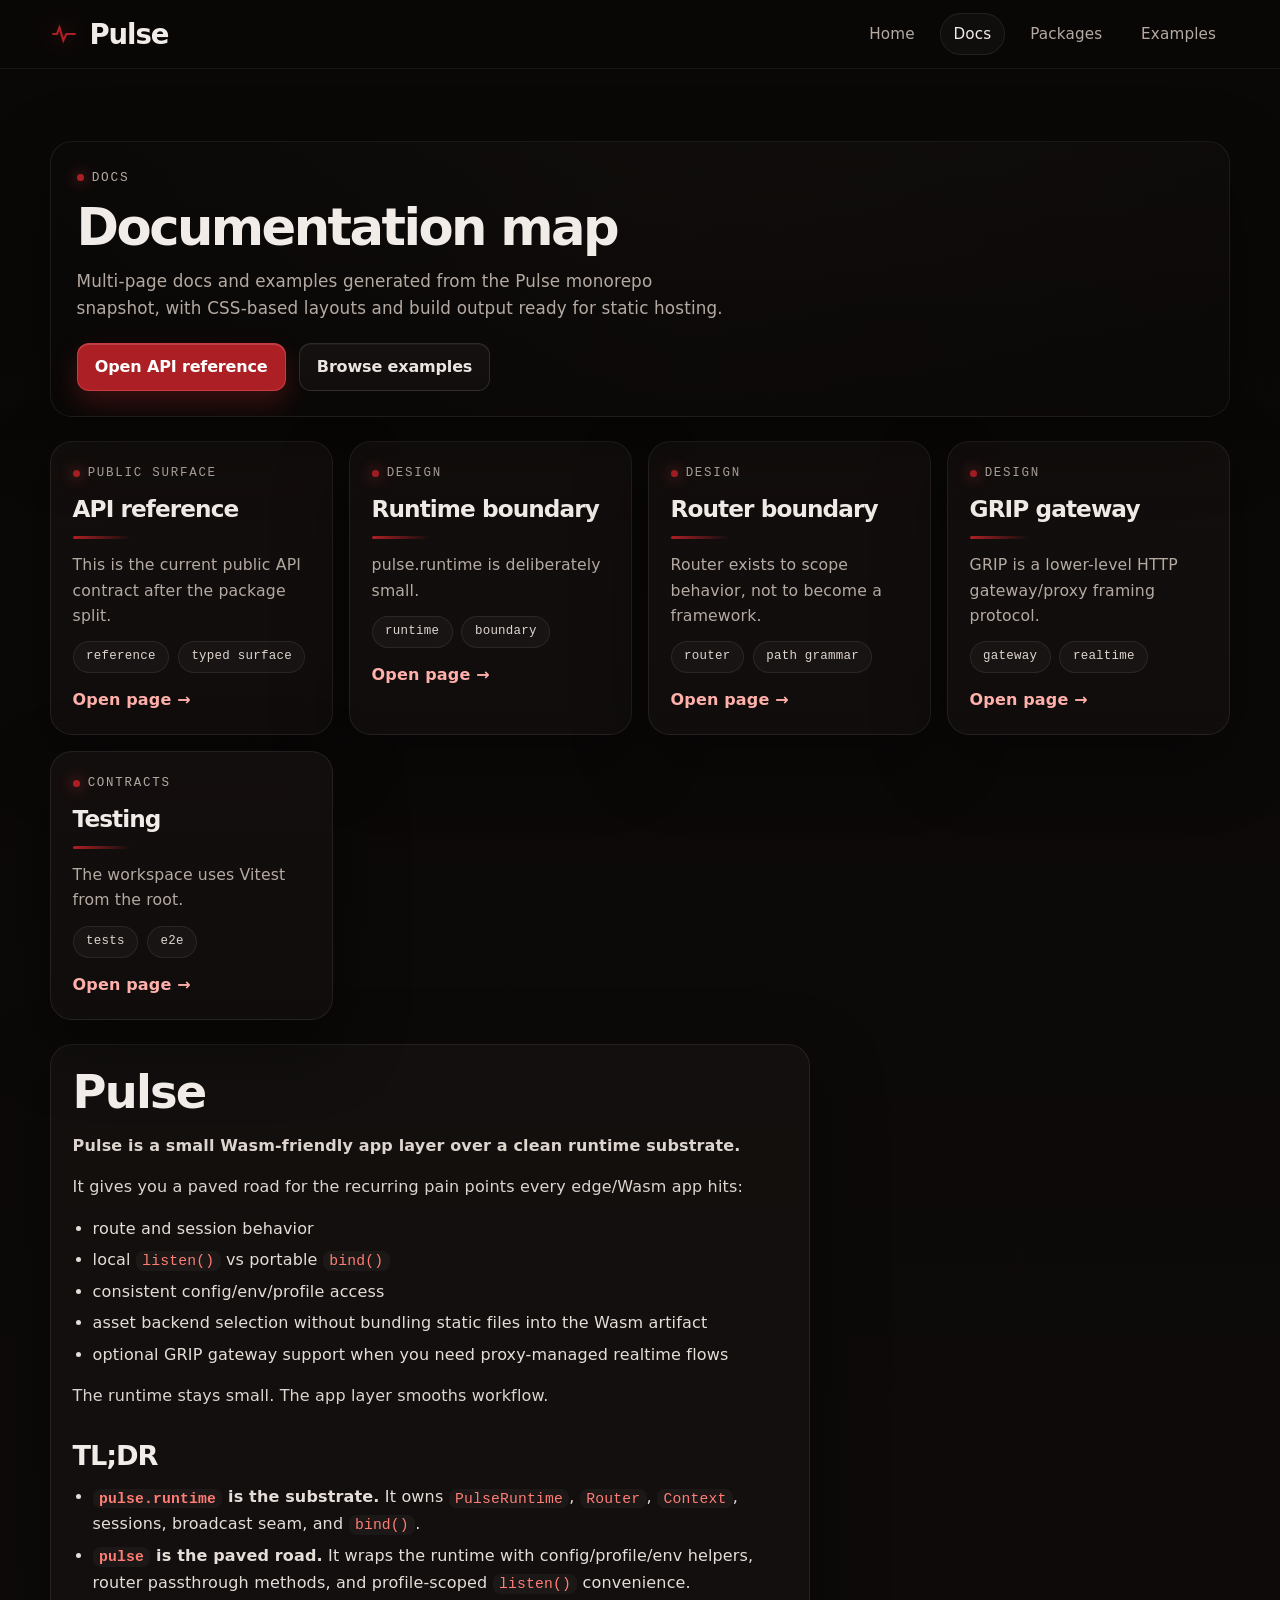
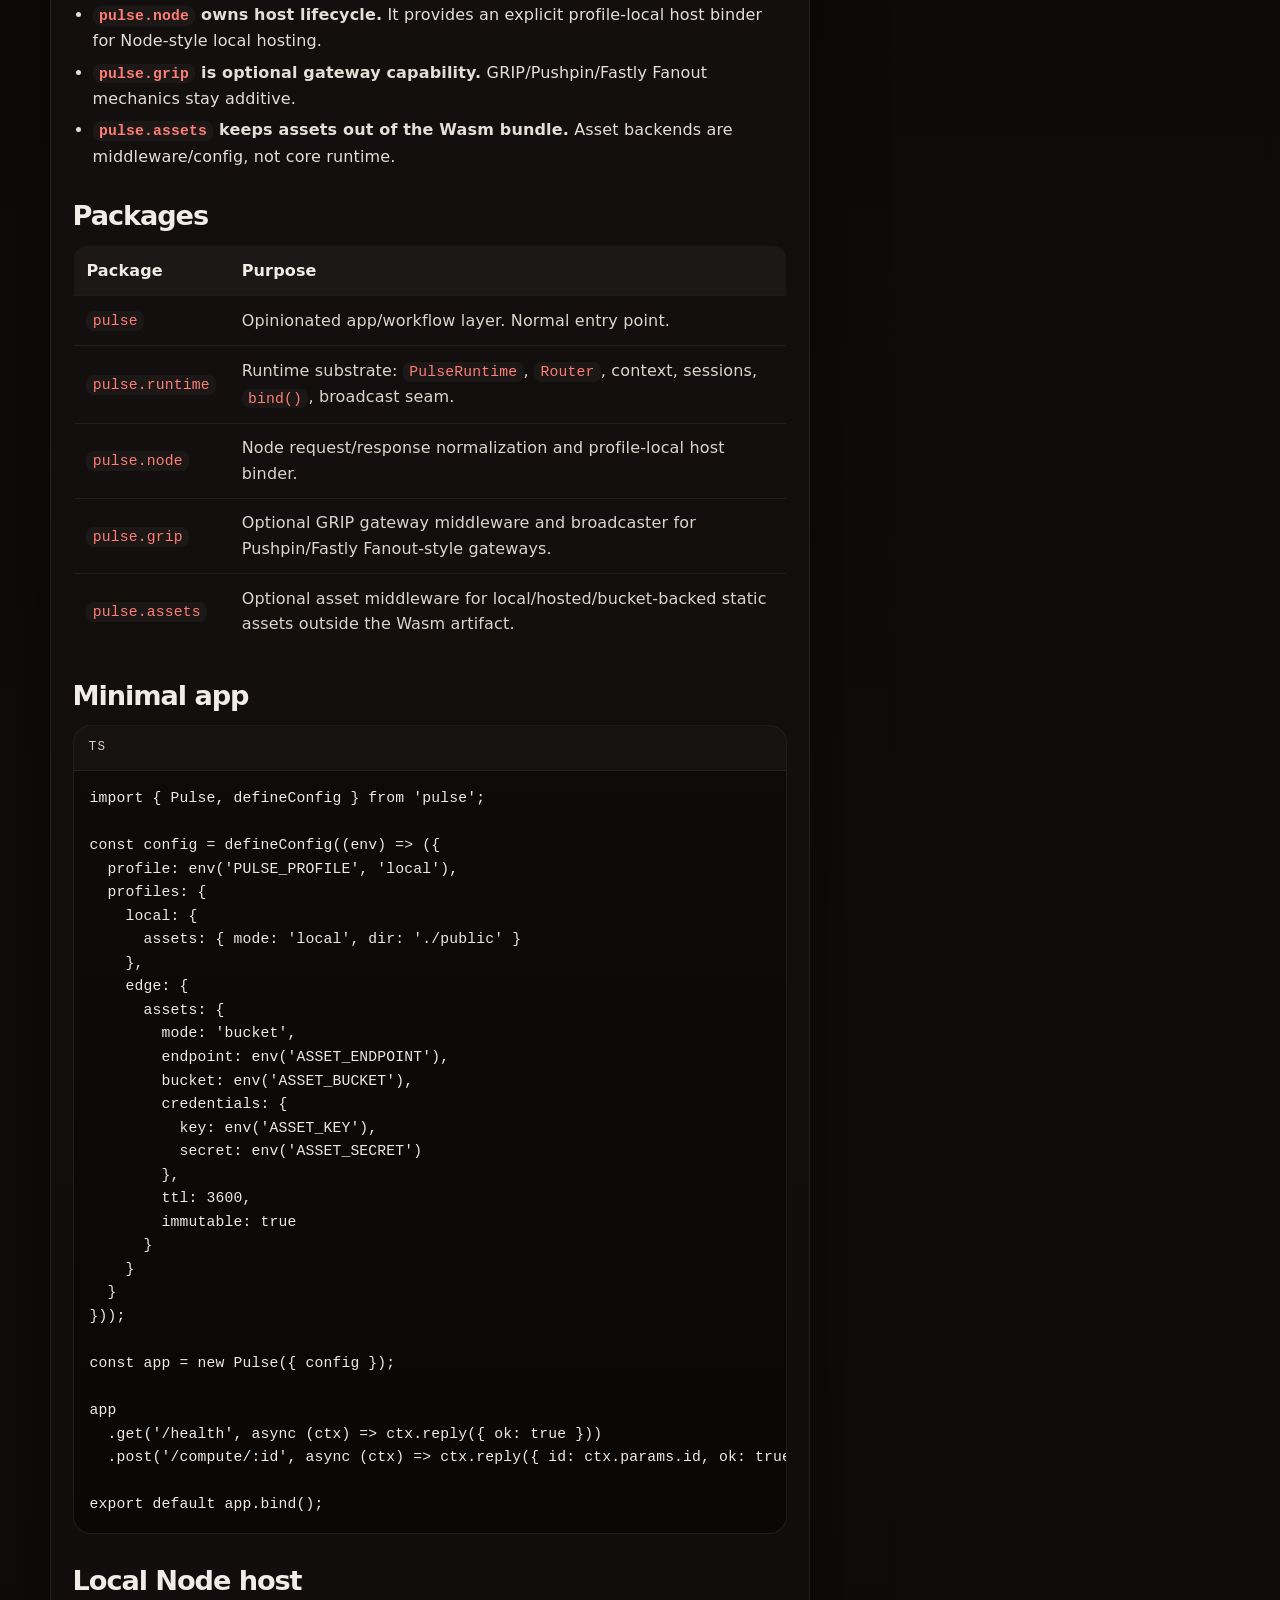
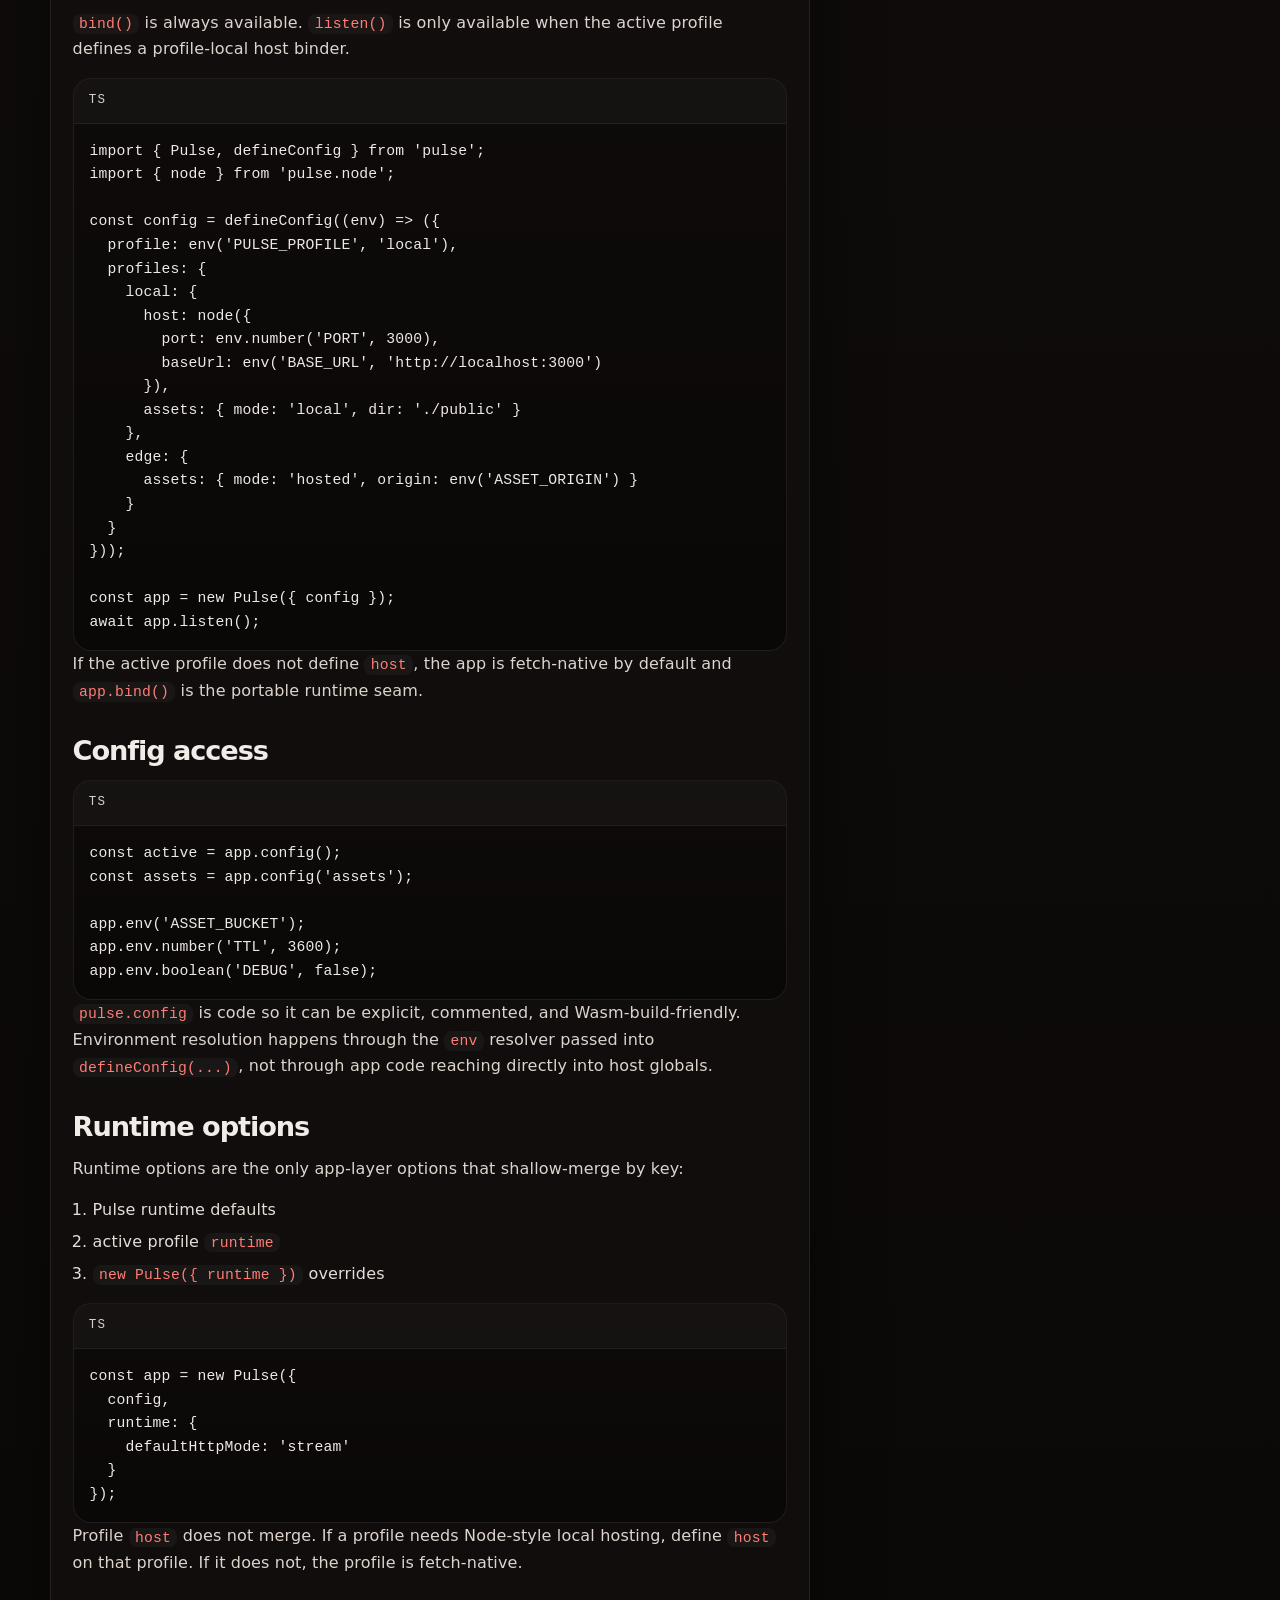
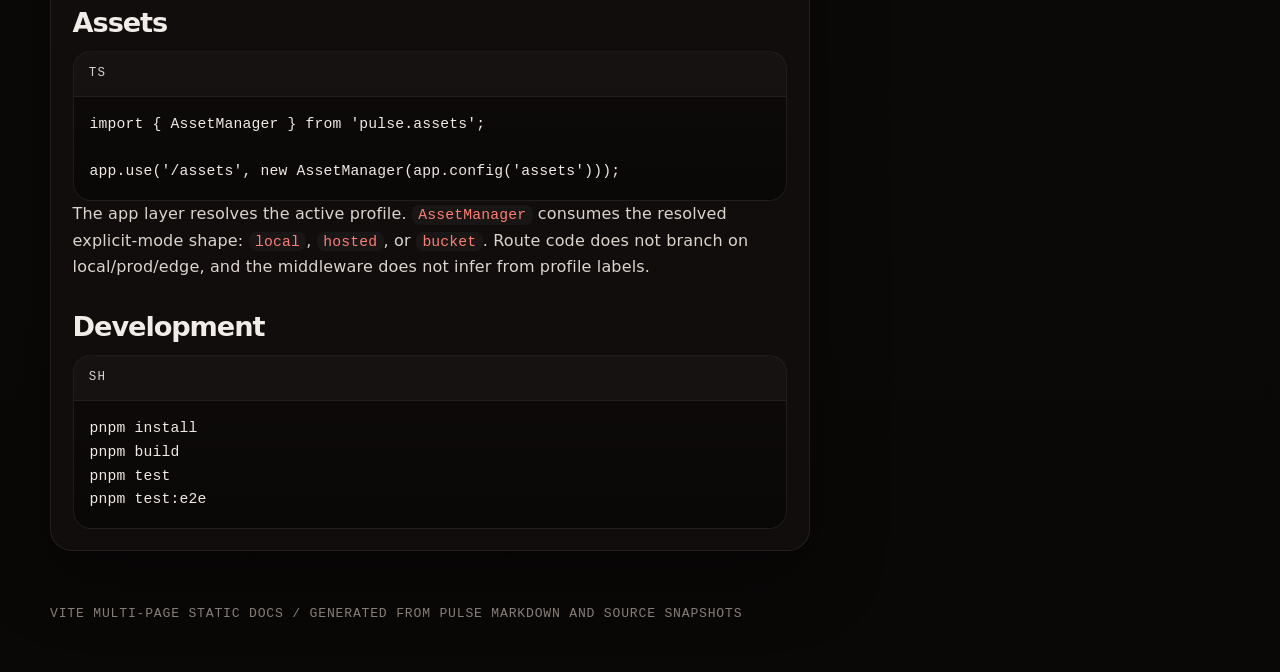
<file: docs/docs/index.html>
<!DOCTYPE html>
<html lang="en">
  <head>
    <meta charset="UTF-8" />
    <meta name="viewport" content="width=device-width, initial-scale=1.0, viewport-fit=cover" />
    <title>Docs — Pulse</title>
    <meta name="description" content="Documentation overview for Pulse." />
    <link rel="icon" href="../favicon.svg" type="image/svg+xml" />
    <script type="module" crossorigin src="../assets/main-4KNzPTpL.js"></script>
    <script type="module" crossorigin src="../assets/site-B6yyBx_p.js"></script>
    <link rel="stylesheet" crossorigin href="../assets/main-Bofn-mRB.css">
  </head>
  <body class="page-docs-overview">
    <div class="page-shell">
      
  <header class="topbar">
    <div class="container topbar-inner">
      <a class="brand" href="../index.html" aria-label="Pulse home">
        <svg viewBox="0 0 24 24" aria-hidden="true"><path d="M2 12h4l2.1-5.5 3.3 11L14 12h8" /></svg>
        <span>Pulse</span>
      </a>
      <nav class="nav" aria-label="Primary"><a class="nav-link" data-nav-link href="../index.html">Home</a><a class="nav-link" data-nav-link href="index.html" aria-current="page">Docs</a><a class="nav-link" data-nav-link href="../packages/index.html">Packages</a><a class="nav-link" data-nav-link href="../examples/index.html">Examples</a></nav>
    </div>
  </header>
      
  <main class="container site-header stack-lg">
    <section class="page-hero">
      <div class="page-hero__content">
        <div class="page-hero__eyebrow">Docs</div>
        <h1 class="page-hero__title">Documentation map</h1>
        <p class="page-hero__copy">Multi-page docs and examples generated from the Pulse monorepo snapshot, with CSS-based layouts and build output ready for static hosting.</p>
        <div class="page-hero__actions">
          <a class="btn btn--primary" href="api/index.html">Open API reference</a>
          <a class="btn btn--secondary" href="../examples/index.html">Browse examples</a>
        </div>
      </div>
    </section>
    <section class="overview-grid">
    <article class="link-card">
      <div class="eyebrow">Public surface</div>
      <h3 class="link-card__title">API reference</h3>
      <p class="link-card__copy">This is the current public API contract after the package split.</p>
      <div class="link-card__meta"><span class="chip">reference</span><span class="chip">typed surface</span></div>
      <a class="link-card__footer" href="api/index.html">Open page →</a>
    </article>
  
    <article class="link-card">
      <div class="eyebrow">Design</div>
      <h3 class="link-card__title">Runtime boundary</h3>
      <p class="link-card__copy">pulse.runtime is deliberately small.</p>
      <div class="link-card__meta"><span class="chip">runtime</span><span class="chip">boundary</span></div>
      <a class="link-card__footer" href="design/core/index.html">Open page →</a>
    </article>
  
    <article class="link-card">
      <div class="eyebrow">Design</div>
      <h3 class="link-card__title">Router boundary</h3>
      <p class="link-card__copy">Router exists to scope behavior, not to become a framework.</p>
      <div class="link-card__meta"><span class="chip">router</span><span class="chip">path grammar</span></div>
      <a class="link-card__footer" href="design/router/index.html">Open page →</a>
    </article>
  
    <article class="link-card">
      <div class="eyebrow">Design</div>
      <h3 class="link-card__title">GRIP gateway</h3>
      <p class="link-card__copy">GRIP is a lower-level HTTP gateway/proxy framing protocol.</p>
      <div class="link-card__meta"><span class="chip">gateway</span><span class="chip">realtime</span></div>
      <a class="link-card__footer" href="design/grip-gateway/index.html">Open page →</a>
    </article>
  
    <article class="link-card">
      <div class="eyebrow">Contracts</div>
      <h3 class="link-card__title">Testing</h3>
      <p class="link-card__copy">The workspace uses Vitest from the root.</p>
      <div class="link-card__meta"><span class="chip">tests</span><span class="chip">e2e</span></div>
      <a class="link-card__footer" href="testing/index.html">Open page →</a>
    </article>
  </section>
    <article class="content-card prose"><h1 id="pulse">Pulse</h1>
<p><strong>Pulse is a small Wasm-friendly app layer over a clean runtime substrate.</strong></p>
<p>It gives you a paved road for the recurring pain points every edge/Wasm app hits:</p>
<ul>
<li>route and session behavior</li>
<li>local <code>listen()</code> vs portable <code>bind()</code></li>
<li>consistent config/env/profile access</li>
<li>asset backend selection without bundling static files into the Wasm artifact</li>
<li>optional GRIP gateway support when you need proxy-managed realtime flows</li>
</ul>
<p>The runtime stays small. The app layer smooths workflow.</p>
<h2 id="tldr">TL;DR</h2>
<ul>
<li><strong><code>pulse.runtime</code> is the substrate.</strong> It owns <code>PulseRuntime</code>, <code>Router</code>, <code>Context</code>, sessions, broadcast seam, and <code>bind()</code>.</li>
<li><strong><code>pulse</code> is the paved road.</strong> It wraps the runtime with config/profile/env helpers, router passthrough methods, and profile-scoped <code>listen()</code> convenience.</li>
<li><strong><code>pulse.node</code> owns host lifecycle.</strong> It provides an explicit profile-local host binder for Node-style local hosting.</li>
<li><strong><code>pulse.grip</code> is optional gateway capability.</strong> GRIP/Pushpin/Fastly Fanout mechanics stay additive.</li>
<li><strong><code>pulse.assets</code> keeps assets out of the Wasm bundle.</strong> Asset backends are middleware/config, not core runtime.</li>
</ul>
<h2 id="packages">Packages</h2>
<table>
<thead>
<tr>
<th>Package</th>
<th>Purpose</th>
</tr>
</thead>
<tbody>
<tr>
<td><code>pulse</code></td>
<td>Opinionated app/workflow layer. Normal entry point.</td>
</tr>
<tr>
<td><code>pulse.runtime</code></td>
<td>Runtime substrate: <code>PulseRuntime</code>, <code>Router</code>, context, sessions, <code>bind()</code>, broadcast seam.</td>
</tr>
<tr>
<td><code>pulse.node</code></td>
<td>Node request/response normalization and profile-local host binder.</td>
</tr>
<tr>
<td><code>pulse.grip</code></td>
<td>Optional GRIP gateway middleware and broadcaster for Pushpin/Fastly Fanout-style gateways.</td>
</tr>
<tr>
<td><code>pulse.assets</code></td>
<td>Optional asset middleware for local/hosted/bucket-backed static assets outside the Wasm artifact.</td>
</tr>
</tbody>
</table>
<h2 id="minimal-app">Minimal app</h2>
<div class="code-block">
  <div class="code-block__header"><span class="code-block__label">ts</span></div>
  <pre><code class="language-ts">import { Pulse, defineConfig } from 'pulse';

const config = defineConfig((env) =&gt; ({
  profile: env('PULSE_PROFILE', 'local'),
  profiles: {
    local: {
      assets: { mode: 'local', dir: './public' }
    },
    edge: {
      assets: {
        mode: 'bucket',
        endpoint: env('ASSET_ENDPOINT'),
        bucket: env('ASSET_BUCKET'),
        credentials: {
          key: env('ASSET_KEY'),
          secret: env('ASSET_SECRET')
        },
        ttl: 3600,
        immutable: true
      }
    }
  }
}));

const app = new Pulse({ config });

app
  .get('/health', async (ctx) =&gt; ctx.reply({ ok: true }))
  .post('/compute/:id', async (ctx) =&gt; ctx.reply({ id: ctx.params.id, ok: true }));

export default app.bind();
</code></pre>
</div><h2 id="local-node-host">Local Node host</h2>
<p><code>bind()</code> is always available. <code>listen()</code> is only available when the active profile defines a profile-local host binder.</p>
<div class="code-block">
  <div class="code-block__header"><span class="code-block__label">ts</span></div>
  <pre><code class="language-ts">import { Pulse, defineConfig } from 'pulse';
import { node } from 'pulse.node';

const config = defineConfig((env) =&gt; ({
  profile: env('PULSE_PROFILE', 'local'),
  profiles: {
    local: {
      host: node({
        port: env.number('PORT', 3000),
        baseUrl: env('BASE_URL', 'http://localhost:3000')
      }),
      assets: { mode: 'local', dir: './public' }
    },
    edge: {
      assets: { mode: 'hosted', origin: env('ASSET_ORIGIN') }
    }
  }
}));

const app = new Pulse({ config });
await app.listen();
</code></pre>
</div><p>If the active profile does not define <code>host</code>, the app is fetch-native by default and <code>app.bind()</code> is the portable runtime seam.</p>
<h2 id="config-access">Config access</h2>
<div class="code-block">
  <div class="code-block__header"><span class="code-block__label">ts</span></div>
  <pre><code class="language-ts">const active = app.config();
const assets = app.config('assets');

app.env('ASSET_BUCKET');
app.env.number('TTL', 3600);
app.env.boolean('DEBUG', false);
</code></pre>
</div><p><code>pulse.config</code> is code so it can be explicit, commented, and Wasm-build-friendly. Environment resolution happens through the <code>env</code> resolver passed into <code>defineConfig(...)</code>, not through app code reaching directly into host globals.</p>
<h2 id="runtime-options">Runtime options</h2>
<p>Runtime options are the only app-layer options that shallow-merge by key:</p>
<ol>
<li>Pulse runtime defaults</li>
<li>active profile <code>runtime</code></li>
<li><code>new Pulse({ runtime })</code> overrides</li>
</ol>
<div class="code-block">
  <div class="code-block__header"><span class="code-block__label">ts</span></div>
  <pre><code class="language-ts">const app = new Pulse({
  config,
  runtime: {
    defaultHttpMode: 'stream'
  }
});
</code></pre>
</div><p>Profile <code>host</code> does not merge. If a profile needs Node-style local hosting, define <code>host</code> on that profile. If it does not, the profile is fetch-native.</p>
<h2 id="assets">Assets</h2>
<div class="code-block">
  <div class="code-block__header"><span class="code-block__label">ts</span></div>
  <pre><code class="language-ts">import { AssetManager } from 'pulse.assets';

app.use('/assets', new AssetManager(app.config('assets')));
</code></pre>
</div><p>The app layer resolves the active profile. <code>AssetManager</code> consumes the resolved explicit-mode shape: <code>local</code>, <code>hosted</code>, or <code>bucket</code>. Route code does not branch on local/prod/edge, and the middleware does not infer from profile labels.</p>
<h2 id="development">Development</h2>
<div class="code-block">
  <div class="code-block__header"><span class="code-block__label">sh</span></div>
  <pre><code class="language-sh">pnpm install
pnpm build
pnpm test
pnpm test:e2e
</code></pre>
</div></article>
  </main>
      
  <footer class="site-footer">
    <div class="container">Vite multi-page static docs / generated from Pulse markdown and source snapshots</div>
  </footer>
    </div>
  </body>
</html>
</file>
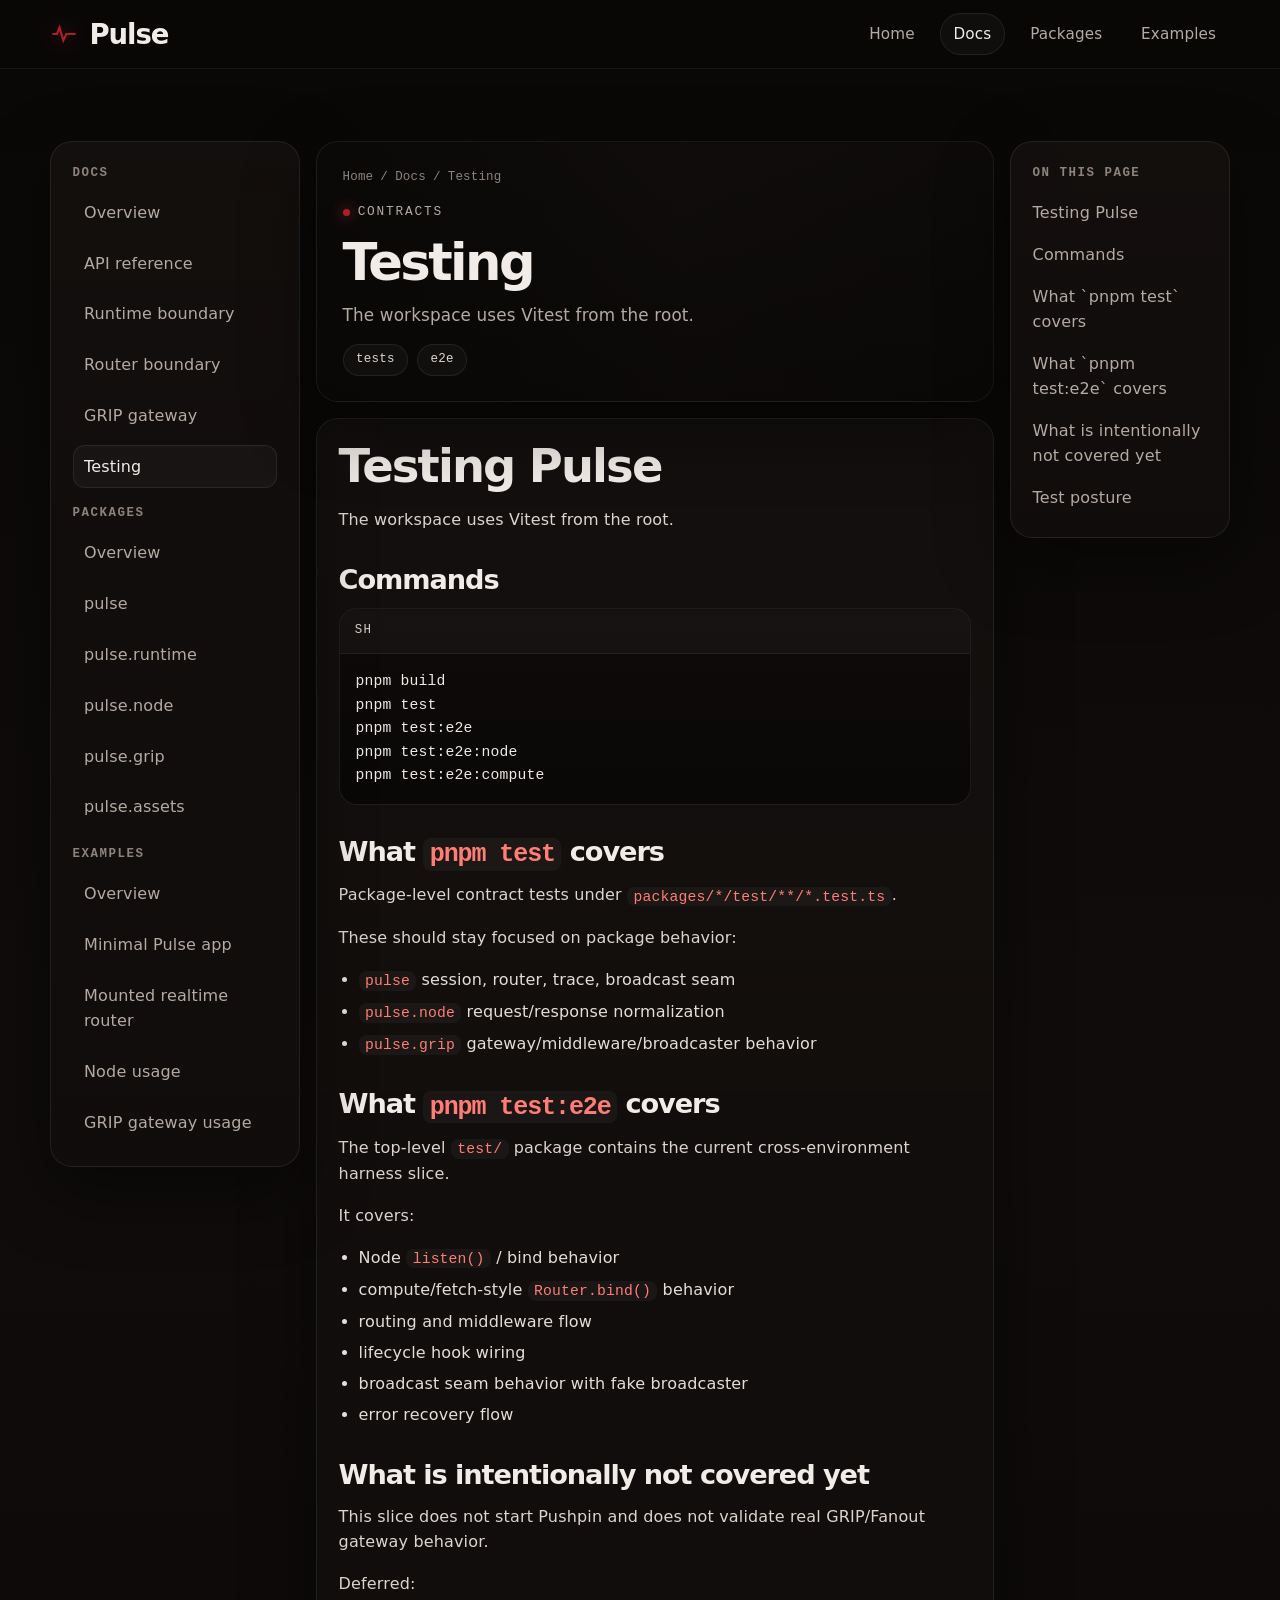
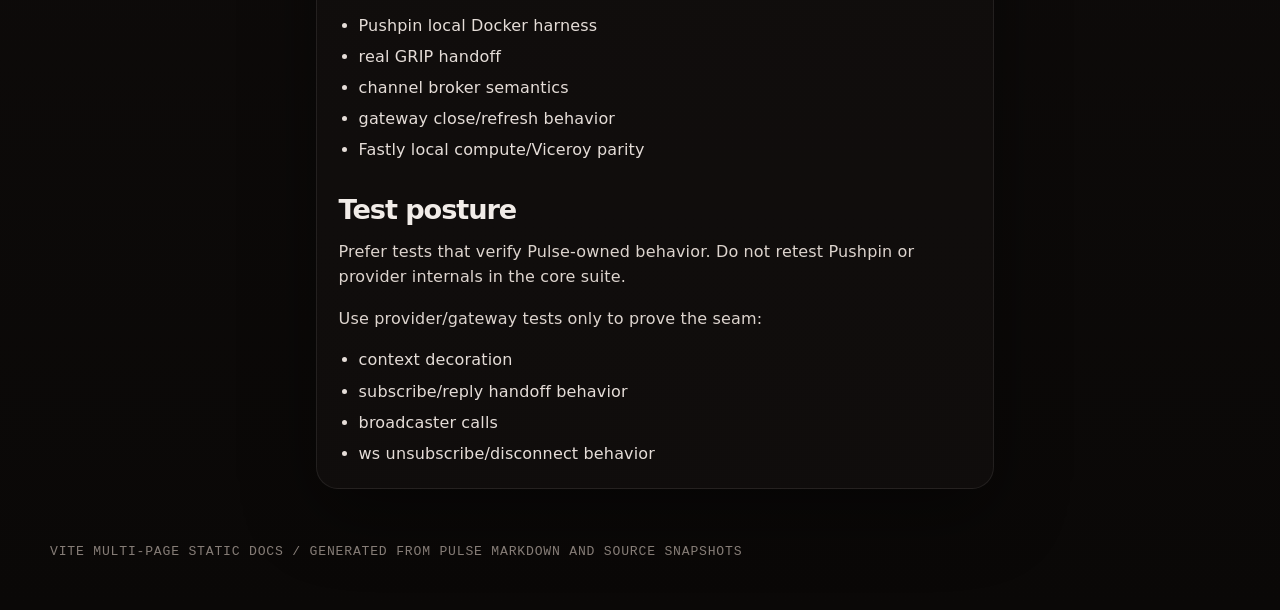
<file: docs/testing/index.html>
<!DOCTYPE html>
<html lang="en">
  <head>
    <meta charset="UTF-8" />
    <meta name="viewport" content="width=device-width, initial-scale=1.0, viewport-fit=cover" />
    <title>Testing — Pulse</title>
    <meta name="description" content="The workspace uses Vitest from the root." />
    <link rel="icon" href="../../favicon.svg" type="image/svg+xml" />
    <script type="module" crossorigin src="../../assets/main-4KNzPTpL.js"></script>
    <script type="module" crossorigin src="../../assets/site-B6yyBx_p.js"></script>
    <link rel="stylesheet" crossorigin href="../../assets/main-Bofn-mRB.css">
  </head>
  <body class="page-doc">
    <div class="page-shell">
      
  <header class="topbar">
    <div class="container topbar-inner">
      <a class="brand" href="../../index.html" aria-label="Pulse home">
        <svg viewBox="0 0 24 24" aria-hidden="true"><path d="M2 12h4l2.1-5.5 3.3 11L14 12h8" /></svg>
        <span>Pulse</span>
      </a>
      <nav class="nav" aria-label="Primary"><a class="nav-link" data-nav-link href="../../index.html">Home</a><a class="nav-link" data-nav-link href="../index.html" aria-current="page">Docs</a><a class="nav-link" data-nav-link href="../../packages/index.html">Packages</a><a class="nav-link" data-nav-link href="../../examples/index.html">Examples</a></nav>
    </div>
  </header>
      
  <main class="container site-header">
    <div class="docs-page">
      
    <aside class="docs-sidebar">
      <nav class="docs-nav" aria-label="Documentation sections">
        
          <section class="docs-nav__group">
            <h2 class="docs-nav__heading">Docs</h2>
            <a class="docs-nav__link" href="../index.html">Overview</a><a class="docs-nav__link" href="../api/index.html">API reference</a><a class="docs-nav__link" href="../design/core/index.html">Runtime boundary</a><a class="docs-nav__link" href="../design/router/index.html">Router boundary</a><a class="docs-nav__link" href="../design/grip-gateway/index.html">GRIP gateway</a><a class="docs-nav__link" href="index.html" aria-current="page">Testing</a>
          </section>
        
          <section class="docs-nav__group">
            <h2 class="docs-nav__heading">Packages</h2>
            <a class="docs-nav__link" href="../../packages/index.html">Overview</a><a class="docs-nav__link" href="../../packages/pulse/index.html">pulse</a><a class="docs-nav__link" href="../../packages/pulse-runtime/index.html">pulse.runtime</a><a class="docs-nav__link" href="../../packages/pulse-node/index.html">pulse.node</a><a class="docs-nav__link" href="../../packages/pulse-grip/index.html">pulse.grip</a><a class="docs-nav__link" href="../../packages/pulse-assets/index.html">pulse.assets</a>
          </section>
        
          <section class="docs-nav__group">
            <h2 class="docs-nav__heading">Examples</h2>
            <a class="docs-nav__link" href="../../examples/index.html">Overview</a><a class="docs-nav__link" href="../../examples/01-minimal/index.html">Minimal Pulse app</a><a class="docs-nav__link" href="../../examples/02-realtime-router/index.html">Mounted realtime router</a><a class="docs-nav__link" href="../../examples/03-node/index.html">Node usage</a><a class="docs-nav__link" href="../../examples/04-grip-gateway/index.html">GRIP gateway usage</a>
          </section>
        
      </nav>
    </aside>
      <div class="docs-main">
        <section class="page-hero">
          <div class="page-hero__content">
            <nav class="breadcrumbs" aria-label="Breadcrumbs"><a href="../../index.html">Home</a> / <a href="../index.html">Docs</a> / <span>Testing</span></nav>
            <div class="page-hero__eyebrow">Contracts</div>
            <h1 class="page-hero__title">Testing</h1>
            <p class="page-hero__copy">The workspace uses Vitest from the root.</p>
            <div class="meta-chips"><span class="chip">tests</span><span class="chip">e2e</span></div>
          </div>
        </section>
        <article class="content-card prose"><h1 id="testing-pulse">Testing Pulse</h1>
<p>The workspace uses Vitest from the root.</p>
<h2 id="commands">Commands</h2>
<div class="code-block">
  <div class="code-block__header"><span class="code-block__label">sh</span></div>
  <pre><code class="language-sh">pnpm build
pnpm test
pnpm test:e2e
pnpm test:e2e:node
pnpm test:e2e:compute
</code></pre>
</div><h2 id="what-pnpm-test-covers">What <code>pnpm test</code> covers</h2>
<p>Package-level contract tests under <code>packages/*/test/**/*.test.ts</code>.</p>
<p>These should stay focused on package behavior:</p>
<ul>
<li><code>pulse</code> session, router, trace, broadcast seam</li>
<li><code>pulse.node</code> request/response normalization</li>
<li><code>pulse.grip</code> gateway/middleware/broadcaster behavior</li>
</ul>
<h2 id="what-pnpm-teste2e-covers">What <code>pnpm test:e2e</code> covers</h2>
<p>The top-level <code>test/</code> package contains the current cross-environment harness slice.</p>
<p>It covers:</p>
<ul>
<li>Node <code>listen()</code> / bind behavior</li>
<li>compute/fetch-style <code>Router.bind()</code> behavior</li>
<li>routing and middleware flow</li>
<li>lifecycle hook wiring</li>
<li>broadcast seam behavior with fake broadcaster</li>
<li>error recovery flow</li>
</ul>
<h2 id="what-is-intentionally-not-covered-yet">What is intentionally not covered yet</h2>
<p>This slice does not start Pushpin and does not validate real GRIP/Fanout gateway behavior.</p>
<p>Deferred:</p>
<ul>
<li>Pushpin local Docker harness</li>
<li>real GRIP handoff</li>
<li>channel broker semantics</li>
<li>gateway close/refresh behavior</li>
<li>Fastly local compute/Viceroy parity</li>
</ul>
<h2 id="test-posture">Test posture</h2>
<p>Prefer tests that verify Pulse-owned behavior. Do not retest Pushpin or provider internals in the core suite.</p>
<p>Use provider/gateway tests only to prove the seam:</p>
<ul>
<li>context decoration</li>
<li>subscribe/reply handoff behavior</li>
<li>broadcaster calls</li>
<li>ws unsubscribe/disconnect behavior</li>
</ul>
</article>
      </div>
      
    <aside class="toc-card" aria-label="Table of contents">
      <h2 class="toc-card__title">On this page</h2>
      <ul class="toc-card__list">
        <li><a class="toc-level-1" href="#testing-pulse">Testing Pulse</a></li><li><a class="toc-level-2" href="#commands">Commands</a></li><li><a class="toc-level-2" href="#what-pnpm-test-covers">What `pnpm test` covers</a></li><li><a class="toc-level-2" href="#what-pnpm-teste2e-covers">What `pnpm test:e2e` covers</a></li><li><a class="toc-level-2" href="#what-is-intentionally-not-covered-yet">What is intentionally not covered yet</a></li><li><a class="toc-level-2" href="#test-posture">Test posture</a></li>
      </ul>
    </aside>
    </div>
  </main>
      
  <footer class="site-footer">
    <div class="container">Vite multi-page static docs / generated from Pulse markdown and source snapshots</div>
  </footer>
    </div>
  </body>
</html>
</file>
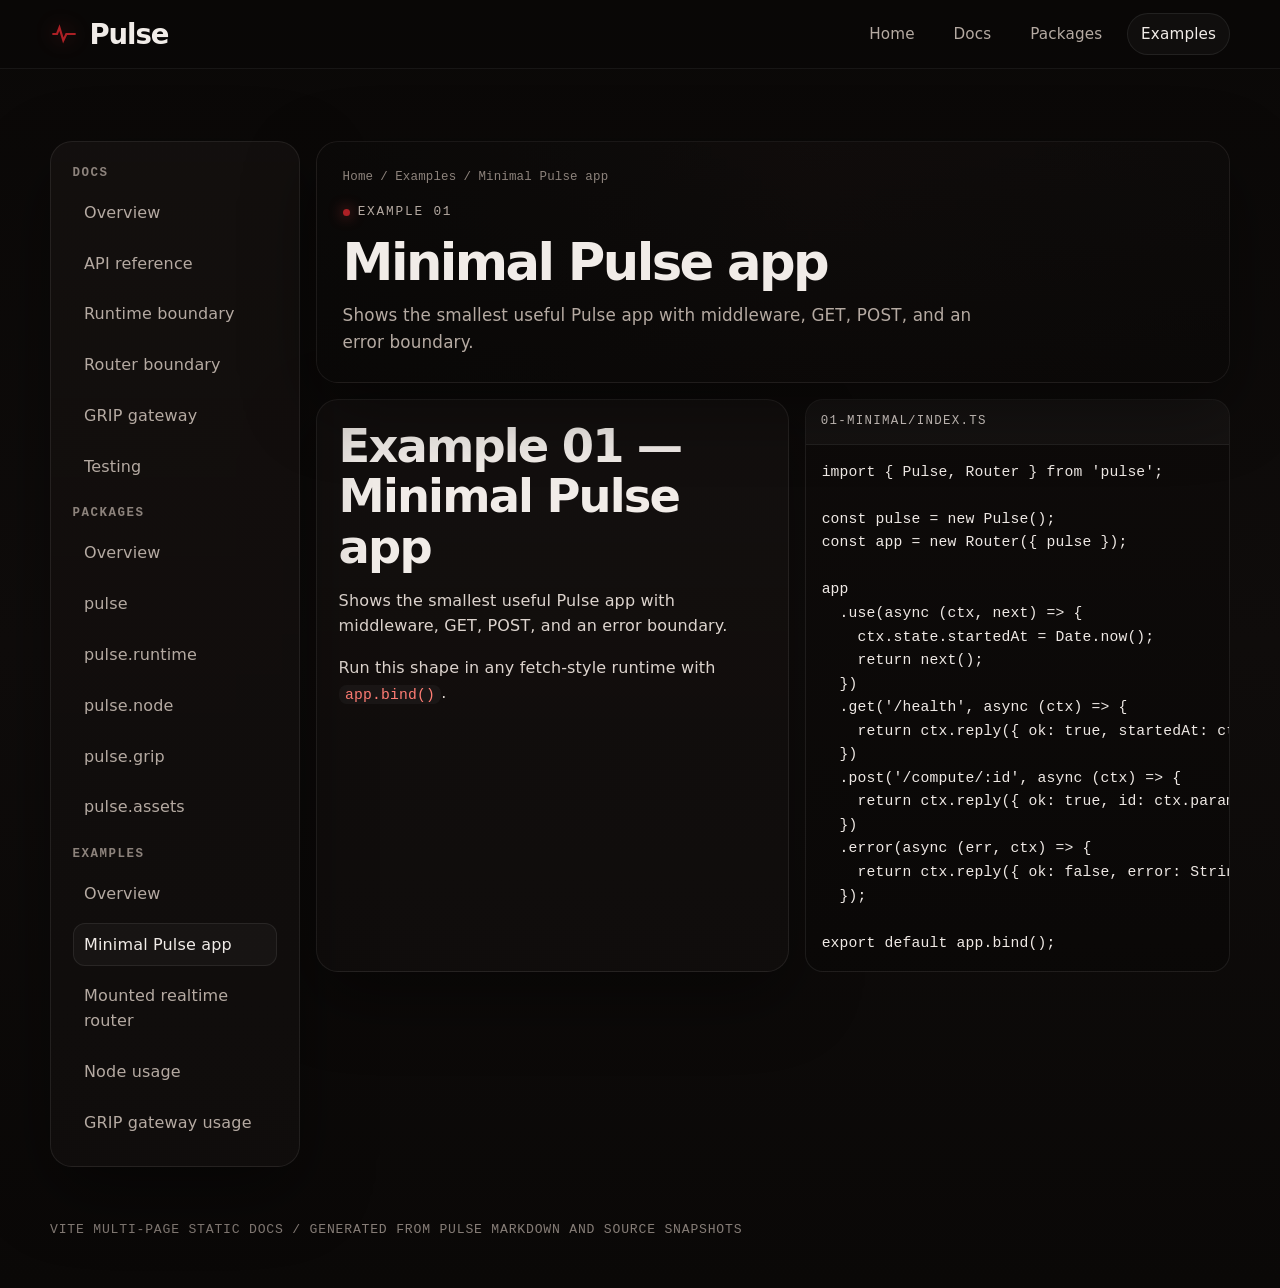
<file: examples/01-minimal/index.html>
<!DOCTYPE html>
<html lang="en">
  <head>
    <meta charset="UTF-8" />
    <meta name="viewport" content="width=device-width, initial-scale=1.0, viewport-fit=cover" />
    <title>Minimal Pulse app — Pulse</title>
    <meta name="description" content="Shows the smallest useful Pulse app with middleware, GET, POST, and an error boundary." />
    <link rel="icon" href="../../favicon.svg" type="image/svg+xml" />
    <script type="module" crossorigin src="../../assets/main-4KNzPTpL.js"></script>
    <script type="module" crossorigin src="../../assets/site-B6yyBx_p.js"></script>
    <link rel="stylesheet" crossorigin href="../../assets/main-Bofn-mRB.css">
  </head>
  <body class="page-example">
    <div class="page-shell">
      
  <header class="topbar">
    <div class="container topbar-inner">
      <a class="brand" href="../../index.html" aria-label="Pulse home">
        <svg viewBox="0 0 24 24" aria-hidden="true"><path d="M2 12h4l2.1-5.5 3.3 11L14 12h8" /></svg>
        <span>Pulse</span>
      </a>
      <nav class="nav" aria-label="Primary"><a class="nav-link" data-nav-link href="../../index.html">Home</a><a class="nav-link" data-nav-link href="../../docs/index.html">Docs</a><a class="nav-link" data-nav-link href="../../packages/index.html">Packages</a><a class="nav-link" data-nav-link href="../index.html" aria-current="page">Examples</a></nav>
    </div>
  </header>
      
  <main class="container site-header">
    <div class="docs-page docs-page--wide">
      
    <aside class="docs-sidebar">
      <nav class="docs-nav" aria-label="Documentation sections">
        
          <section class="docs-nav__group">
            <h2 class="docs-nav__heading">Docs</h2>
            <a class="docs-nav__link" href="../../docs/index.html">Overview</a><a class="docs-nav__link" href="../../docs/api/index.html">API reference</a><a class="docs-nav__link" href="../../docs/design/core/index.html">Runtime boundary</a><a class="docs-nav__link" href="../../docs/design/router/index.html">Router boundary</a><a class="docs-nav__link" href="../../docs/design/grip-gateway/index.html">GRIP gateway</a><a class="docs-nav__link" href="../../docs/testing/index.html">Testing</a>
          </section>
        
          <section class="docs-nav__group">
            <h2 class="docs-nav__heading">Packages</h2>
            <a class="docs-nav__link" href="../../packages/index.html">Overview</a><a class="docs-nav__link" href="../../packages/pulse/index.html">pulse</a><a class="docs-nav__link" href="../../packages/pulse-runtime/index.html">pulse.runtime</a><a class="docs-nav__link" href="../../packages/pulse-node/index.html">pulse.node</a><a class="docs-nav__link" href="../../packages/pulse-grip/index.html">pulse.grip</a><a class="docs-nav__link" href="../../packages/pulse-assets/index.html">pulse.assets</a>
          </section>
        
          <section class="docs-nav__group">
            <h2 class="docs-nav__heading">Examples</h2>
            <a class="docs-nav__link" href="../index.html">Overview</a><a class="docs-nav__link" href="index.html" aria-current="page">Minimal Pulse app</a><a class="docs-nav__link" href="../02-realtime-router/index.html">Mounted realtime router</a><a class="docs-nav__link" href="../03-node/index.html">Node usage</a><a class="docs-nav__link" href="../04-grip-gateway/index.html">GRIP gateway usage</a>
          </section>
        
      </nav>
    </aside>
      <div class="docs-main example-layout">
        <section class="page-hero">
          <div class="page-hero__content">
            <nav class="breadcrumbs" aria-label="Breadcrumbs"><a href="../../index.html">Home</a> / <a href="../index.html">Examples</a> / <span>Minimal Pulse app</span></nav>
            <div class="page-hero__eyebrow">Example 01</div>
            <h1 class="page-hero__title">Minimal Pulse app</h1>
            <p class="page-hero__copy">Shows the smallest useful Pulse app with middleware, GET, POST, and an error boundary.</p>
          </div>
        </section>
        <div class="example-layout__summary">
          <article class="content-card prose"><h1 id="example-01-—-minimal-pulse-app">Example 01 — Minimal Pulse app</h1>
<p>Shows the smallest useful Pulse app with middleware, GET, POST, and an error boundary.</p>
<p>Run this shape in any fetch-style runtime with <code>app.bind()</code>.</p>
</article>
          <section class="source-panel">
            <div class="source-panel__header"><span class="source-panel__label">01-minimal/index.ts</span></div>
            <pre><code>import { Pulse, Router } from &#39;pulse&#39;;

const pulse = new Pulse();
const app = new Router({ pulse });

app
  .use(async (ctx, next) =&gt; {
    ctx.state.startedAt = Date.now();
    return next();
  })
  .get(&#39;/health&#39;, async (ctx) =&gt; {
    return ctx.reply({ ok: true, startedAt: ctx.state.startedAt });
  })
  .post(&#39;/compute/:id&#39;, async (ctx) =&gt; {
    return ctx.reply({ ok: true, id: ctx.params.id });
  })
  .error(async (err, ctx) =&gt; {
    return ctx.reply({ ok: false, error: String(err) }, { status: 500 });
  });

export default app.bind();
</code></pre>
          </section>
        </div>
      </div>
    </div>
  </main>
      
  <footer class="site-footer">
    <div class="container">Vite multi-page static docs / generated from Pulse markdown and source snapshots</div>
  </footer>
    </div>
  </body>
</html>
</file>
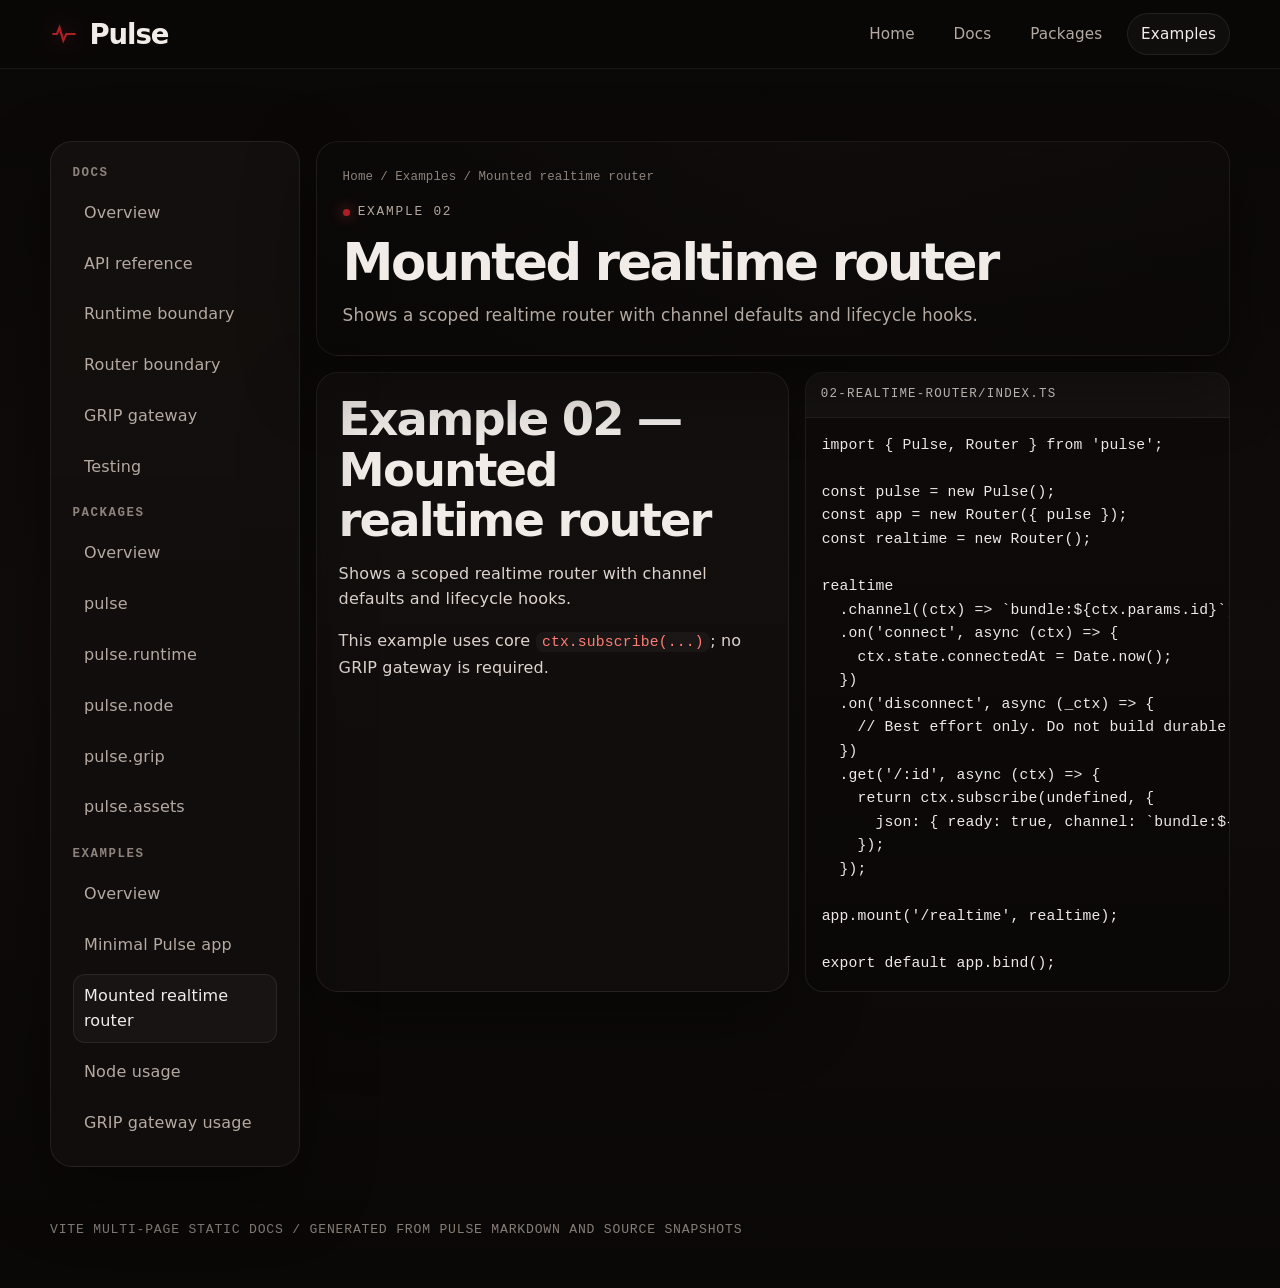
<file: examples/02-realtime-router/index.html>
<!DOCTYPE html>
<html lang="en">
  <head>
    <meta charset="UTF-8" />
    <meta name="viewport" content="width=device-width, initial-scale=1.0, viewport-fit=cover" />
    <title>Mounted realtime router — Pulse</title>
    <meta name="description" content="Shows a scoped realtime router with channel defaults and lifecycle hooks." />
    <link rel="icon" href="../../favicon.svg" type="image/svg+xml" />
    <script type="module" crossorigin src="../../assets/main-4KNzPTpL.js"></script>
    <script type="module" crossorigin src="../../assets/site-B6yyBx_p.js"></script>
    <link rel="stylesheet" crossorigin href="../../assets/main-Bofn-mRB.css">
  </head>
  <body class="page-example">
    <div class="page-shell">
      
  <header class="topbar">
    <div class="container topbar-inner">
      <a class="brand" href="../../index.html" aria-label="Pulse home">
        <svg viewBox="0 0 24 24" aria-hidden="true"><path d="M2 12h4l2.1-5.5 3.3 11L14 12h8" /></svg>
        <span>Pulse</span>
      </a>
      <nav class="nav" aria-label="Primary"><a class="nav-link" data-nav-link href="../../index.html">Home</a><a class="nav-link" data-nav-link href="../../docs/index.html">Docs</a><a class="nav-link" data-nav-link href="../../packages/index.html">Packages</a><a class="nav-link" data-nav-link href="../index.html" aria-current="page">Examples</a></nav>
    </div>
  </header>
      
  <main class="container site-header">
    <div class="docs-page docs-page--wide">
      
    <aside class="docs-sidebar">
      <nav class="docs-nav" aria-label="Documentation sections">
        
          <section class="docs-nav__group">
            <h2 class="docs-nav__heading">Docs</h2>
            <a class="docs-nav__link" href="../../docs/index.html">Overview</a><a class="docs-nav__link" href="../../docs/api/index.html">API reference</a><a class="docs-nav__link" href="../../docs/design/core/index.html">Runtime boundary</a><a class="docs-nav__link" href="../../docs/design/router/index.html">Router boundary</a><a class="docs-nav__link" href="../../docs/design/grip-gateway/index.html">GRIP gateway</a><a class="docs-nav__link" href="../../docs/testing/index.html">Testing</a>
          </section>
        
          <section class="docs-nav__group">
            <h2 class="docs-nav__heading">Packages</h2>
            <a class="docs-nav__link" href="../../packages/index.html">Overview</a><a class="docs-nav__link" href="../../packages/pulse/index.html">pulse</a><a class="docs-nav__link" href="../../packages/pulse-runtime/index.html">pulse.runtime</a><a class="docs-nav__link" href="../../packages/pulse-node/index.html">pulse.node</a><a class="docs-nav__link" href="../../packages/pulse-grip/index.html">pulse.grip</a><a class="docs-nav__link" href="../../packages/pulse-assets/index.html">pulse.assets</a>
          </section>
        
          <section class="docs-nav__group">
            <h2 class="docs-nav__heading">Examples</h2>
            <a class="docs-nav__link" href="../index.html">Overview</a><a class="docs-nav__link" href="../01-minimal/index.html">Minimal Pulse app</a><a class="docs-nav__link" href="index.html" aria-current="page">Mounted realtime router</a><a class="docs-nav__link" href="../03-node/index.html">Node usage</a><a class="docs-nav__link" href="../04-grip-gateway/index.html">GRIP gateway usage</a>
          </section>
        
      </nav>
    </aside>
      <div class="docs-main example-layout">
        <section class="page-hero">
          <div class="page-hero__content">
            <nav class="breadcrumbs" aria-label="Breadcrumbs"><a href="../../index.html">Home</a> / <a href="../index.html">Examples</a> / <span>Mounted realtime router</span></nav>
            <div class="page-hero__eyebrow">Example 02</div>
            <h1 class="page-hero__title">Mounted realtime router</h1>
            <p class="page-hero__copy">Shows a scoped realtime router with channel defaults and lifecycle hooks.</p>
          </div>
        </section>
        <div class="example-layout__summary">
          <article class="content-card prose"><h1 id="example-02-—-mounted-realtime-router">Example 02 — Mounted realtime router</h1>
<p>Shows a scoped realtime router with channel defaults and lifecycle hooks.</p>
<p>This example uses core <code>ctx.subscribe(...)</code>; no GRIP gateway is required.</p>
</article>
          <section class="source-panel">
            <div class="source-panel__header"><span class="source-panel__label">02-realtime-router/index.ts</span></div>
            <pre><code>import { Pulse, Router } from &#39;pulse&#39;;

const pulse = new Pulse();
const app = new Router({ pulse });
const realtime = new Router();

realtime
  .channel((ctx) =&gt; `bundle:${ctx.params.id}`)
  .on(&#39;connect&#39;, async (ctx) =&gt; {
    ctx.state.connectedAt = Date.now();
  })
  .on(&#39;disconnect&#39;, async (_ctx) =&gt; {
    // Best effort only. Do not build durable presence from this alone.
  })
  .get(&#39;/:id&#39;, async (ctx) =&gt; {
    return ctx.subscribe(undefined, {
      json: { ready: true, channel: `bundle:${ctx.params.id}` }
    });
  });

app.mount(&#39;/realtime&#39;, realtime);

export default app.bind();
</code></pre>
          </section>
        </div>
      </div>
    </div>
  </main>
      
  <footer class="site-footer">
    <div class="container">Vite multi-page static docs / generated from Pulse markdown and source snapshots</div>
  </footer>
    </div>
  </body>
</html>
</file>
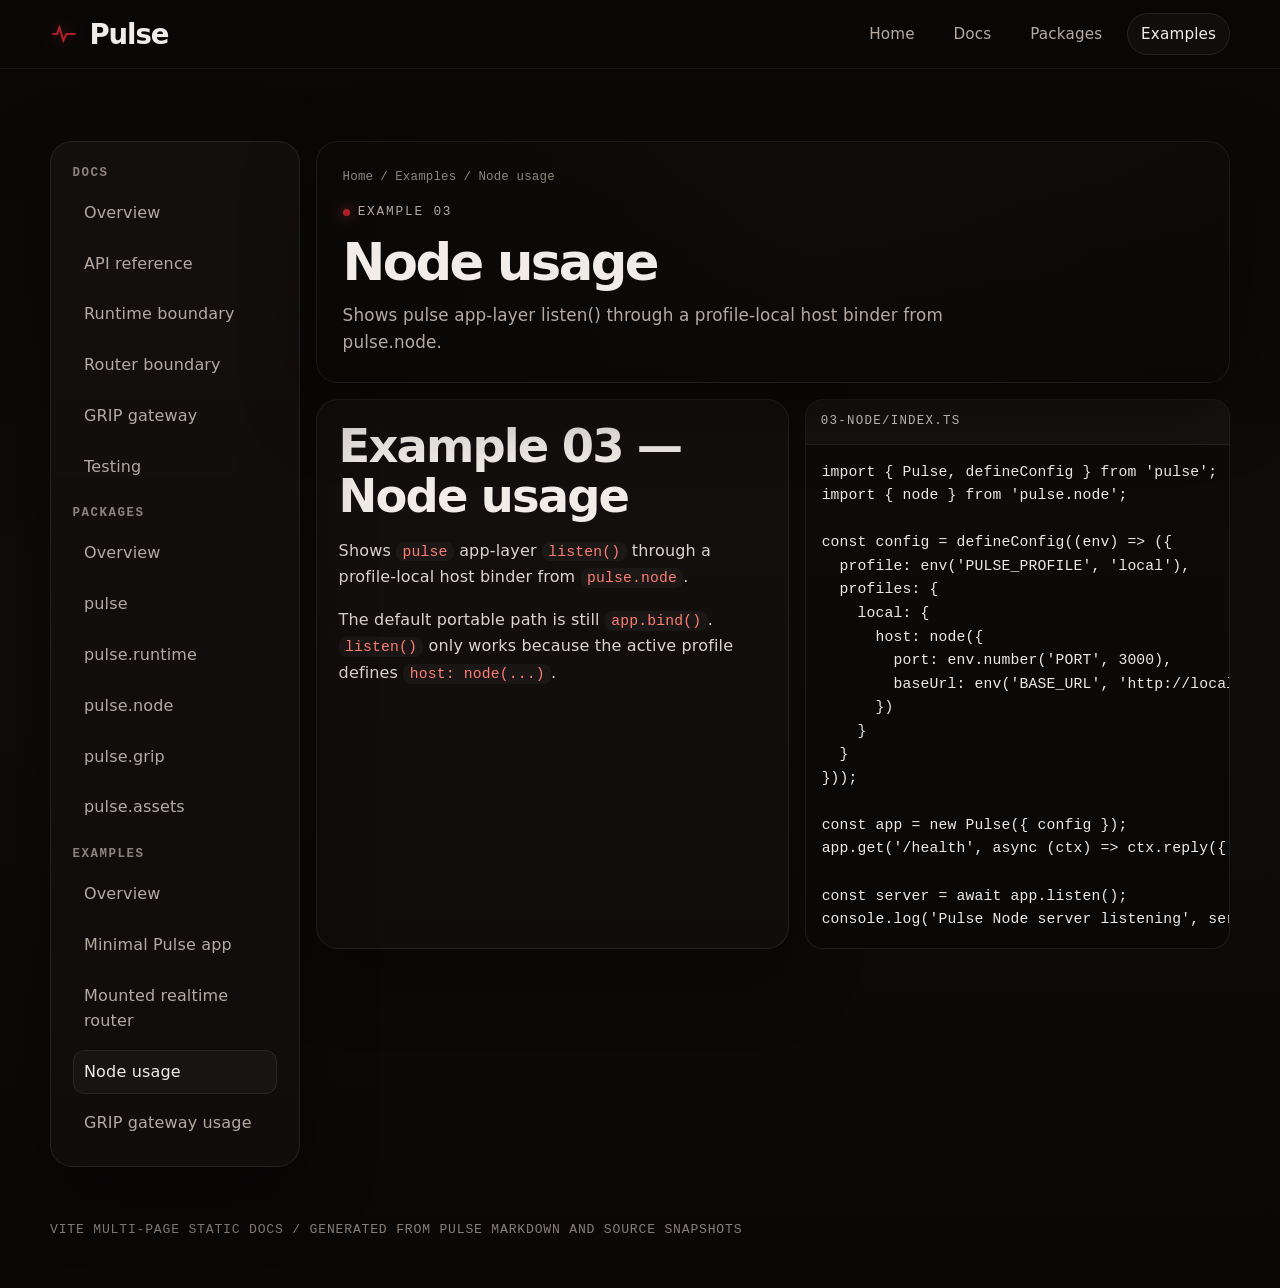
<file: examples/03-node/index.html>
<!DOCTYPE html>
<html lang="en">
  <head>
    <meta charset="UTF-8" />
    <meta name="viewport" content="width=device-width, initial-scale=1.0, viewport-fit=cover" />
    <title>Node usage — Pulse</title>
    <meta name="description" content="Shows pulse app-layer listen() through a profile-local host binder from pulse.node." />
    <link rel="icon" href="../../favicon.svg" type="image/svg+xml" />
    <script type="module" crossorigin src="../../assets/main-4KNzPTpL.js"></script>
    <script type="module" crossorigin src="../../assets/site-B6yyBx_p.js"></script>
    <link rel="stylesheet" crossorigin href="../../assets/main-Bofn-mRB.css">
  </head>
  <body class="page-example">
    <div class="page-shell">
      
  <header class="topbar">
    <div class="container topbar-inner">
      <a class="brand" href="../../index.html" aria-label="Pulse home">
        <svg viewBox="0 0 24 24" aria-hidden="true"><path d="M2 12h4l2.1-5.5 3.3 11L14 12h8" /></svg>
        <span>Pulse</span>
      </a>
      <nav class="nav" aria-label="Primary"><a class="nav-link" data-nav-link href="../../index.html">Home</a><a class="nav-link" data-nav-link href="../../docs/index.html">Docs</a><a class="nav-link" data-nav-link href="../../packages/index.html">Packages</a><a class="nav-link" data-nav-link href="../index.html" aria-current="page">Examples</a></nav>
    </div>
  </header>
      
  <main class="container site-header">
    <div class="docs-page docs-page--wide">
      
    <aside class="docs-sidebar">
      <nav class="docs-nav" aria-label="Documentation sections">
        
          <section class="docs-nav__group">
            <h2 class="docs-nav__heading">Docs</h2>
            <a class="docs-nav__link" href="../../docs/index.html">Overview</a><a class="docs-nav__link" href="../../docs/api/index.html">API reference</a><a class="docs-nav__link" href="../../docs/design/core/index.html">Runtime boundary</a><a class="docs-nav__link" href="../../docs/design/router/index.html">Router boundary</a><a class="docs-nav__link" href="../../docs/design/grip-gateway/index.html">GRIP gateway</a><a class="docs-nav__link" href="../../docs/testing/index.html">Testing</a>
          </section>
        
          <section class="docs-nav__group">
            <h2 class="docs-nav__heading">Packages</h2>
            <a class="docs-nav__link" href="../../packages/index.html">Overview</a><a class="docs-nav__link" href="../../packages/pulse/index.html">pulse</a><a class="docs-nav__link" href="../../packages/pulse-runtime/index.html">pulse.runtime</a><a class="docs-nav__link" href="../../packages/pulse-node/index.html">pulse.node</a><a class="docs-nav__link" href="../../packages/pulse-grip/index.html">pulse.grip</a><a class="docs-nav__link" href="../../packages/pulse-assets/index.html">pulse.assets</a>
          </section>
        
          <section class="docs-nav__group">
            <h2 class="docs-nav__heading">Examples</h2>
            <a class="docs-nav__link" href="../index.html">Overview</a><a class="docs-nav__link" href="../01-minimal/index.html">Minimal Pulse app</a><a class="docs-nav__link" href="../02-realtime-router/index.html">Mounted realtime router</a><a class="docs-nav__link" href="index.html" aria-current="page">Node usage</a><a class="docs-nav__link" href="../04-grip-gateway/index.html">GRIP gateway usage</a>
          </section>
        
      </nav>
    </aside>
      <div class="docs-main example-layout">
        <section class="page-hero">
          <div class="page-hero__content">
            <nav class="breadcrumbs" aria-label="Breadcrumbs"><a href="../../index.html">Home</a> / <a href="../index.html">Examples</a> / <span>Node usage</span></nav>
            <div class="page-hero__eyebrow">Example 03</div>
            <h1 class="page-hero__title">Node usage</h1>
            <p class="page-hero__copy">Shows pulse app-layer listen() through a profile-local host binder from pulse.node.</p>
          </div>
        </section>
        <div class="example-layout__summary">
          <article class="content-card prose"><h1 id="example-03-—-node-usage">Example 03 — Node usage</h1>
<p>Shows <code>pulse</code> app-layer <code>listen()</code> through a profile-local host binder from <code>pulse.node</code>.</p>
<p>The default portable path is still <code>app.bind()</code>. <code>listen()</code> only works because the active profile defines <code>host: node(...)</code>.</p>
</article>
          <section class="source-panel">
            <div class="source-panel__header"><span class="source-panel__label">03-node/index.ts</span></div>
            <pre><code>import { Pulse, defineConfig } from &#39;pulse&#39;;
import { node } from &#39;pulse.node&#39;;

const config = defineConfig((env) =&gt; ({
  profile: env(&#39;PULSE_PROFILE&#39;, &#39;local&#39;),
  profiles: {
    local: {
      host: node({
        port: env.number(&#39;PORT&#39;, 3000),
        baseUrl: env(&#39;BASE_URL&#39;, &#39;http://localhost:3000&#39;)
      })
    }
  }
}));

const app = new Pulse({ config });
app.get(&#39;/health&#39;, async (ctx) =&gt; ctx.reply({ ok: true }));

const server = await app.listen();
console.log(&#39;Pulse Node server listening&#39;, server);
</code></pre>
          </section>
        </div>
      </div>
    </div>
  </main>
      
  <footer class="site-footer">
    <div class="container">Vite multi-page static docs / generated from Pulse markdown and source snapshots</div>
  </footer>
    </div>
  </body>
</html>
</file>
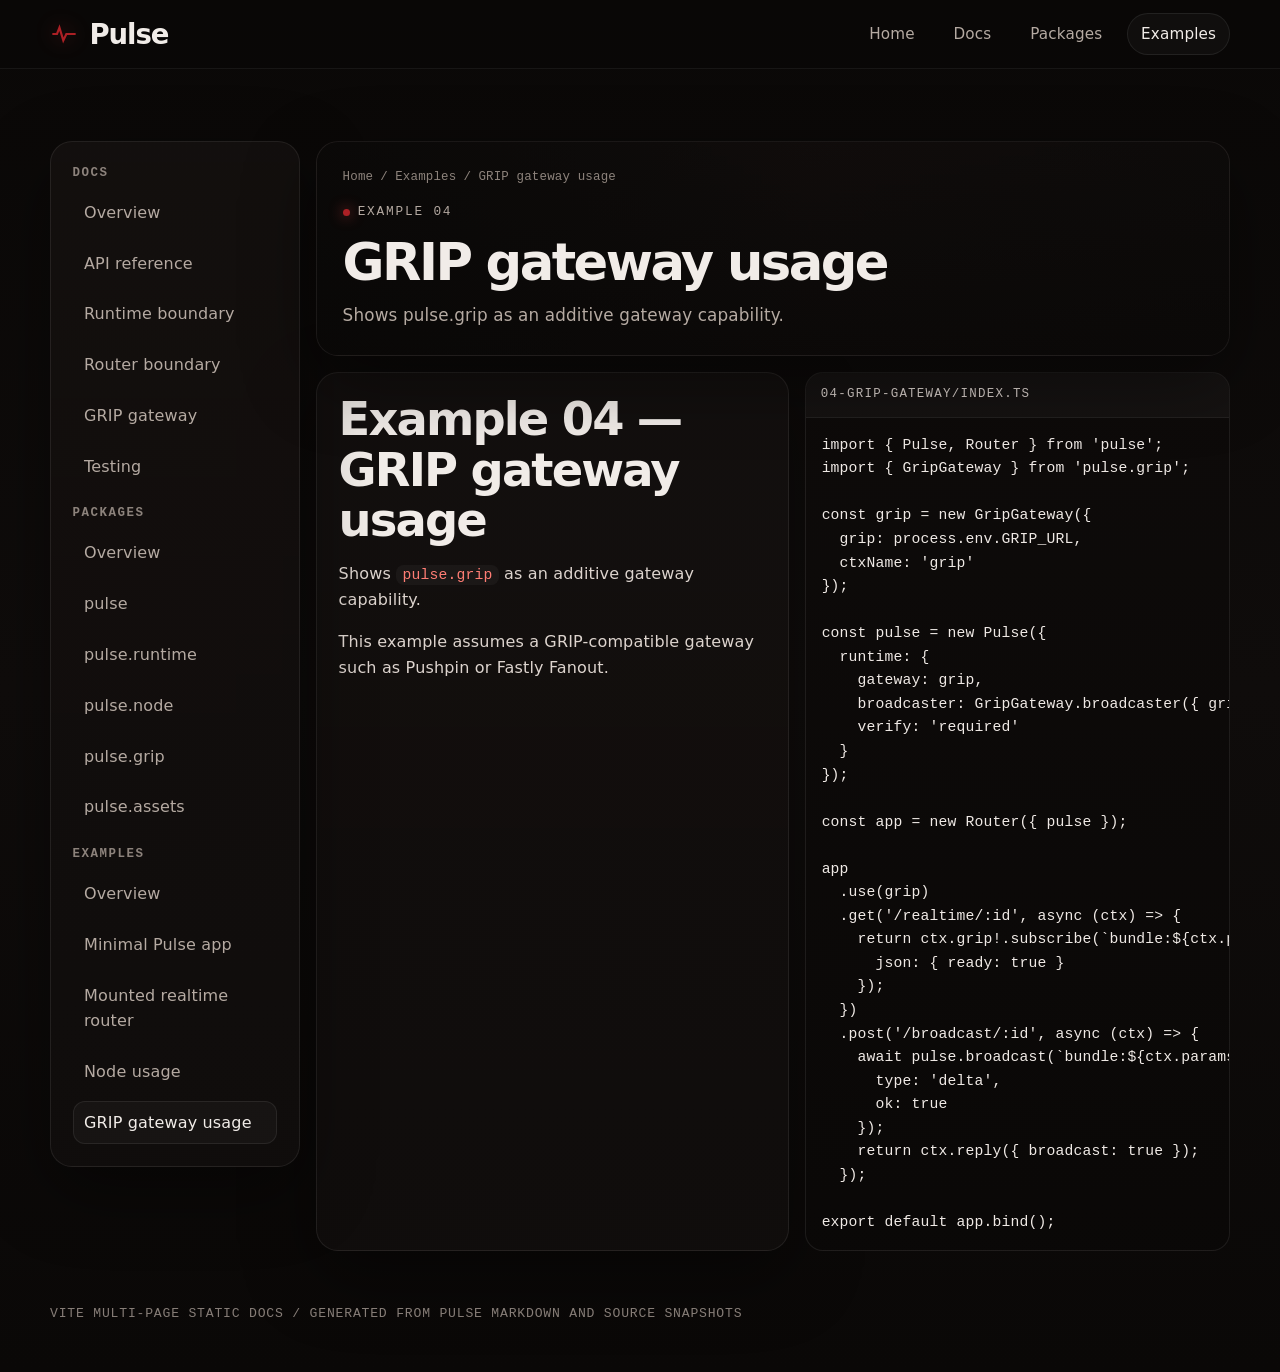
<file: examples/04-grip-gateway/index.html>
<!DOCTYPE html>
<html lang="en">
  <head>
    <meta charset="UTF-8" />
    <meta name="viewport" content="width=device-width, initial-scale=1.0, viewport-fit=cover" />
    <title>GRIP gateway usage — Pulse</title>
    <meta name="description" content="Shows pulse.grip as an additive gateway capability." />
    <link rel="icon" href="../../favicon.svg" type="image/svg+xml" />
    <script type="module" crossorigin src="../../assets/main-4KNzPTpL.js"></script>
    <script type="module" crossorigin src="../../assets/site-B6yyBx_p.js"></script>
    <link rel="stylesheet" crossorigin href="../../assets/main-Bofn-mRB.css">
  </head>
  <body class="page-example">
    <div class="page-shell">
      
  <header class="topbar">
    <div class="container topbar-inner">
      <a class="brand" href="../../index.html" aria-label="Pulse home">
        <svg viewBox="0 0 24 24" aria-hidden="true"><path d="M2 12h4l2.1-5.5 3.3 11L14 12h8" /></svg>
        <span>Pulse</span>
      </a>
      <nav class="nav" aria-label="Primary"><a class="nav-link" data-nav-link href="../../index.html">Home</a><a class="nav-link" data-nav-link href="../../docs/index.html">Docs</a><a class="nav-link" data-nav-link href="../../packages/index.html">Packages</a><a class="nav-link" data-nav-link href="../index.html" aria-current="page">Examples</a></nav>
    </div>
  </header>
      
  <main class="container site-header">
    <div class="docs-page docs-page--wide">
      
    <aside class="docs-sidebar">
      <nav class="docs-nav" aria-label="Documentation sections">
        
          <section class="docs-nav__group">
            <h2 class="docs-nav__heading">Docs</h2>
            <a class="docs-nav__link" href="../../docs/index.html">Overview</a><a class="docs-nav__link" href="../../docs/api/index.html">API reference</a><a class="docs-nav__link" href="../../docs/design/core/index.html">Runtime boundary</a><a class="docs-nav__link" href="../../docs/design/router/index.html">Router boundary</a><a class="docs-nav__link" href="../../docs/design/grip-gateway/index.html">GRIP gateway</a><a class="docs-nav__link" href="../../docs/testing/index.html">Testing</a>
          </section>
        
          <section class="docs-nav__group">
            <h2 class="docs-nav__heading">Packages</h2>
            <a class="docs-nav__link" href="../../packages/index.html">Overview</a><a class="docs-nav__link" href="../../packages/pulse/index.html">pulse</a><a class="docs-nav__link" href="../../packages/pulse-runtime/index.html">pulse.runtime</a><a class="docs-nav__link" href="../../packages/pulse-node/index.html">pulse.node</a><a class="docs-nav__link" href="../../packages/pulse-grip/index.html">pulse.grip</a><a class="docs-nav__link" href="../../packages/pulse-assets/index.html">pulse.assets</a>
          </section>
        
          <section class="docs-nav__group">
            <h2 class="docs-nav__heading">Examples</h2>
            <a class="docs-nav__link" href="../index.html">Overview</a><a class="docs-nav__link" href="../01-minimal/index.html">Minimal Pulse app</a><a class="docs-nav__link" href="../02-realtime-router/index.html">Mounted realtime router</a><a class="docs-nav__link" href="../03-node/index.html">Node usage</a><a class="docs-nav__link" href="index.html" aria-current="page">GRIP gateway usage</a>
          </section>
        
      </nav>
    </aside>
      <div class="docs-main example-layout">
        <section class="page-hero">
          <div class="page-hero__content">
            <nav class="breadcrumbs" aria-label="Breadcrumbs"><a href="../../index.html">Home</a> / <a href="../index.html">Examples</a> / <span>GRIP gateway usage</span></nav>
            <div class="page-hero__eyebrow">Example 04</div>
            <h1 class="page-hero__title">GRIP gateway usage</h1>
            <p class="page-hero__copy">Shows pulse.grip as an additive gateway capability.</p>
          </div>
        </section>
        <div class="example-layout__summary">
          <article class="content-card prose"><h1 id="example-04-—-grip-gateway-usage">Example 04 — GRIP gateway usage</h1>
<p>Shows <code>pulse.grip</code> as an additive gateway capability.</p>
<p>This example assumes a GRIP-compatible gateway such as Pushpin or Fastly Fanout.</p>
</article>
          <section class="source-panel">
            <div class="source-panel__header"><span class="source-panel__label">04-grip-gateway/index.ts</span></div>
            <pre><code>import { Pulse, Router } from &#39;pulse&#39;;
import { GripGateway } from &#39;pulse.grip&#39;;

const grip = new GripGateway({
  grip: process.env.GRIP_URL,
  ctxName: &#39;grip&#39;
});

const pulse = new Pulse({
  runtime: {
    gateway: grip,
    broadcaster: GripGateway.broadcaster({ grip: process.env.GRIP_URL }),
    verify: &#39;required&#39;
  }
});

const app = new Router({ pulse });

app
  .use(grip)
  .get(&#39;/realtime/:id&#39;, async (ctx) =&gt; {
    return ctx.grip!.subscribe(`bundle:${ctx.params.id}`, {
      json: { ready: true }
    });
  })
  .post(&#39;/broadcast/:id&#39;, async (ctx) =&gt; {
    await pulse.broadcast(`bundle:${ctx.params.id}`, {
      type: &#39;delta&#39;,
      ok: true
    });
    return ctx.reply({ broadcast: true });
  });

export default app.bind();
</code></pre>
          </section>
        </div>
      </div>
    </div>
  </main>
      
  <footer class="site-footer">
    <div class="container">Vite multi-page static docs / generated from Pulse markdown and source snapshots</div>
  </footer>
    </div>
  </body>
</html>
</file>
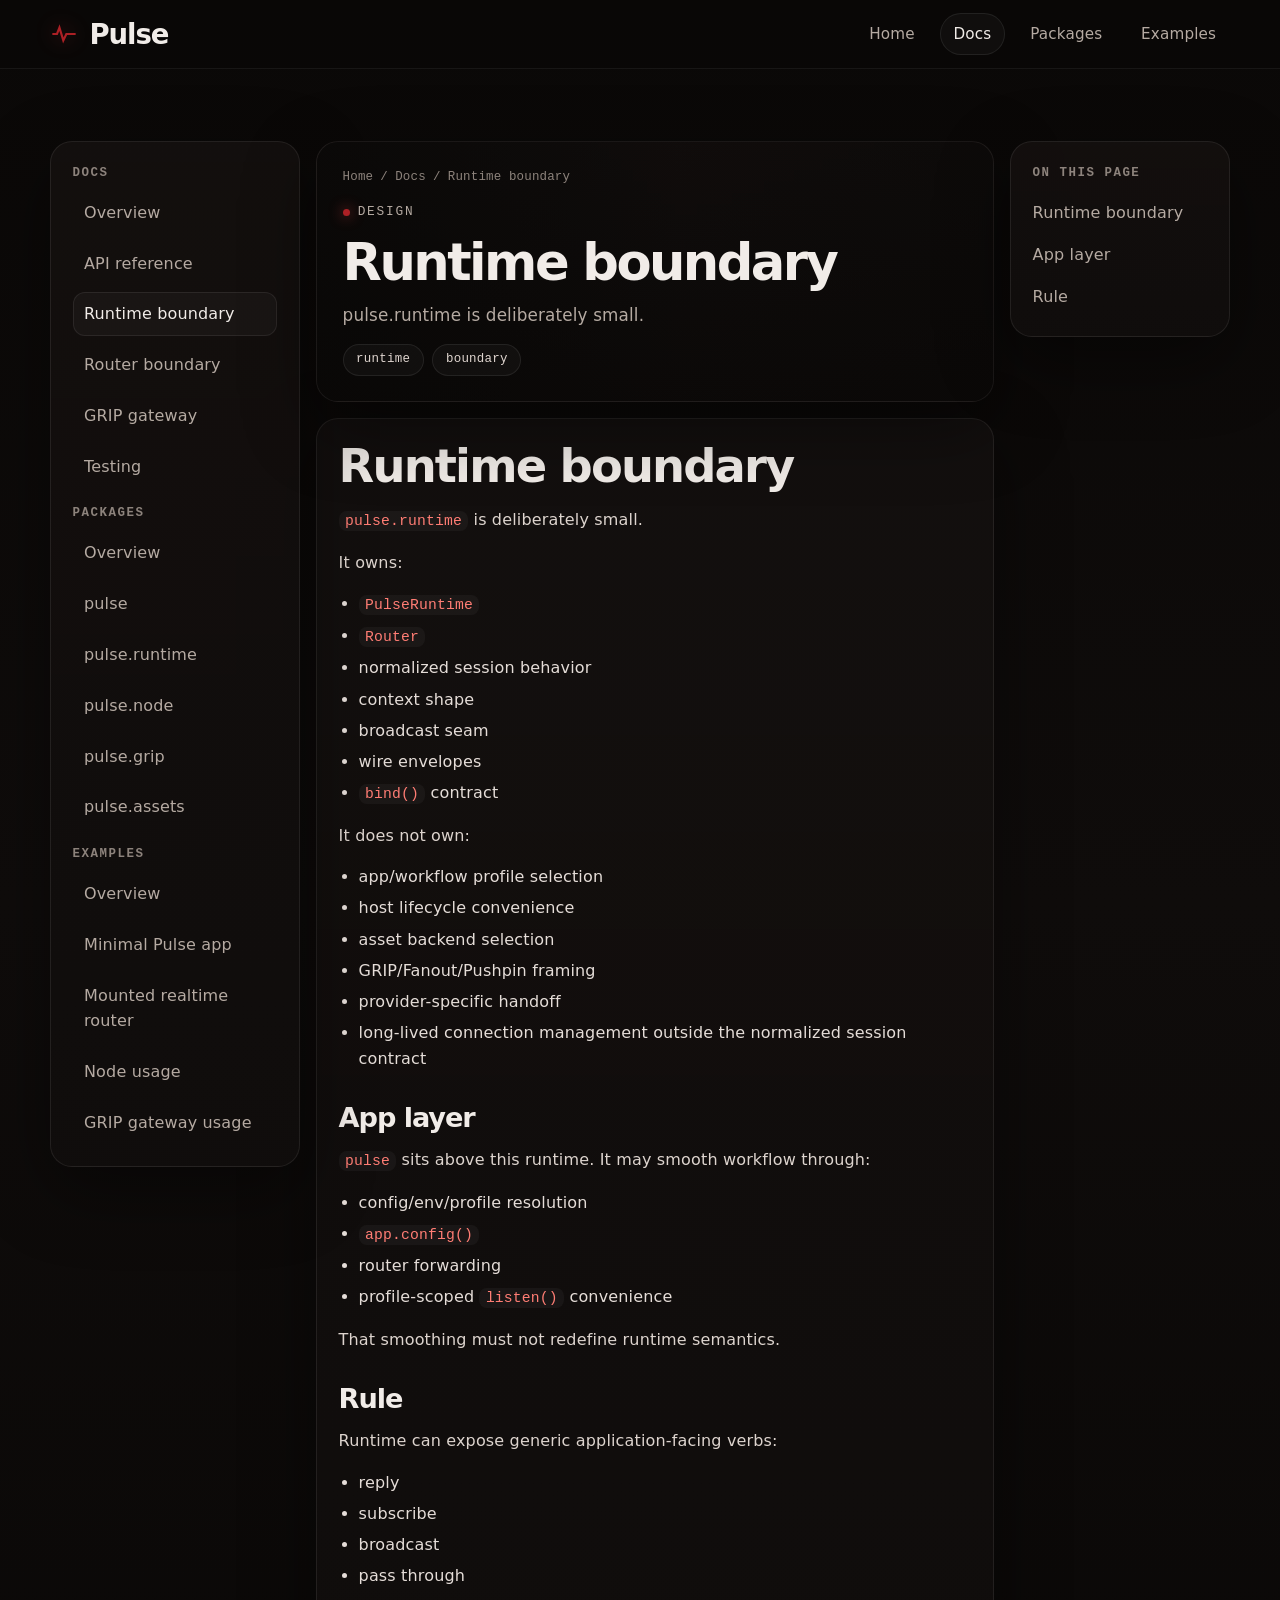
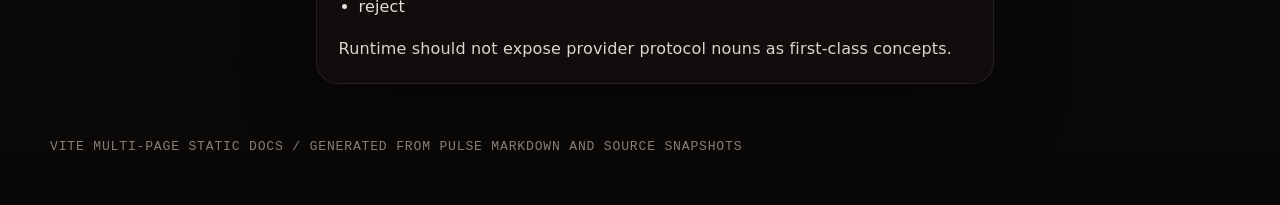
<file: docs/design/core/index.html>
<!DOCTYPE html>
<html lang="en">
  <head>
    <meta charset="UTF-8" />
    <meta name="viewport" content="width=device-width, initial-scale=1.0, viewport-fit=cover" />
    <title>Runtime boundary — Pulse</title>
    <meta name="description" content="pulse.runtime is deliberately small." />
    <link rel="icon" href="../../../favicon.svg" type="image/svg+xml" />
    <script type="module" crossorigin src="../../../assets/main-4KNzPTpL.js"></script>
    <script type="module" crossorigin src="../../../assets/site-B6yyBx_p.js"></script>
    <link rel="stylesheet" crossorigin href="../../../assets/main-Bofn-mRB.css">
  </head>
  <body class="page-doc">
    <div class="page-shell">
      
  <header class="topbar">
    <div class="container topbar-inner">
      <a class="brand" href="../../../index.html" aria-label="Pulse home">
        <svg viewBox="0 0 24 24" aria-hidden="true"><path d="M2 12h4l2.1-5.5 3.3 11L14 12h8" /></svg>
        <span>Pulse</span>
      </a>
      <nav class="nav" aria-label="Primary"><a class="nav-link" data-nav-link href="../../../index.html">Home</a><a class="nav-link" data-nav-link href="../../index.html" aria-current="page">Docs</a><a class="nav-link" data-nav-link href="../../../packages/index.html">Packages</a><a class="nav-link" data-nav-link href="../../../examples/index.html">Examples</a></nav>
    </div>
  </header>
      
  <main class="container site-header">
    <div class="docs-page">
      
    <aside class="docs-sidebar">
      <nav class="docs-nav" aria-label="Documentation sections">
        
          <section class="docs-nav__group">
            <h2 class="docs-nav__heading">Docs</h2>
            <a class="docs-nav__link" href="../../index.html">Overview</a><a class="docs-nav__link" href="../../api/index.html">API reference</a><a class="docs-nav__link" href="index.html" aria-current="page">Runtime boundary</a><a class="docs-nav__link" href="../router/index.html">Router boundary</a><a class="docs-nav__link" href="../grip-gateway/index.html">GRIP gateway</a><a class="docs-nav__link" href="../../testing/index.html">Testing</a>
          </section>
        
          <section class="docs-nav__group">
            <h2 class="docs-nav__heading">Packages</h2>
            <a class="docs-nav__link" href="../../../packages/index.html">Overview</a><a class="docs-nav__link" href="../../../packages/pulse/index.html">pulse</a><a class="docs-nav__link" href="../../../packages/pulse-runtime/index.html">pulse.runtime</a><a class="docs-nav__link" href="../../../packages/pulse-node/index.html">pulse.node</a><a class="docs-nav__link" href="../../../packages/pulse-grip/index.html">pulse.grip</a><a class="docs-nav__link" href="../../../packages/pulse-assets/index.html">pulse.assets</a>
          </section>
        
          <section class="docs-nav__group">
            <h2 class="docs-nav__heading">Examples</h2>
            <a class="docs-nav__link" href="../../../examples/index.html">Overview</a><a class="docs-nav__link" href="../../../examples/01-minimal/index.html">Minimal Pulse app</a><a class="docs-nav__link" href="../../../examples/02-realtime-router/index.html">Mounted realtime router</a><a class="docs-nav__link" href="../../../examples/03-node/index.html">Node usage</a><a class="docs-nav__link" href="../../../examples/04-grip-gateway/index.html">GRIP gateway usage</a>
          </section>
        
      </nav>
    </aside>
      <div class="docs-main">
        <section class="page-hero">
          <div class="page-hero__content">
            <nav class="breadcrumbs" aria-label="Breadcrumbs"><a href="../../../index.html">Home</a> / <a href="../../index.html">Docs</a> / <span>Runtime boundary</span></nav>
            <div class="page-hero__eyebrow">Design</div>
            <h1 class="page-hero__title">Runtime boundary</h1>
            <p class="page-hero__copy">pulse.runtime is deliberately small.</p>
            <div class="meta-chips"><span class="chip">runtime</span><span class="chip">boundary</span></div>
          </div>
        </section>
        <article class="content-card prose"><h1 id="runtime-boundary">Runtime boundary</h1>
<p><code>pulse.runtime</code> is deliberately small.</p>
<p>It owns:</p>
<ul>
<li><code>PulseRuntime</code></li>
<li><code>Router</code></li>
<li>normalized session behavior</li>
<li>context shape</li>
<li>broadcast seam</li>
<li>wire envelopes</li>
<li><code>bind()</code> contract</li>
</ul>
<p>It does not own:</p>
<ul>
<li>app/workflow profile selection</li>
<li>host lifecycle convenience</li>
<li>asset backend selection</li>
<li>GRIP/Fanout/Pushpin framing</li>
<li>provider-specific handoff</li>
<li>long-lived connection management outside the normalized session contract</li>
</ul>
<h2 id="app-layer">App layer</h2>
<p><code>pulse</code> sits above this runtime. It may smooth workflow through:</p>
<ul>
<li>config/env/profile resolution</li>
<li><code>app.config()</code></li>
<li>router forwarding</li>
<li>profile-scoped <code>listen()</code> convenience</li>
</ul>
<p>That smoothing must not redefine runtime semantics.</p>
<h2 id="rule">Rule</h2>
<p>Runtime can expose generic application-facing verbs:</p>
<ul>
<li>reply</li>
<li>subscribe</li>
<li>broadcast</li>
<li>pass through</li>
<li>reject</li>
</ul>
<p>Runtime should not expose provider protocol nouns as first-class concepts.</p>
</article>
      </div>
      
    <aside class="toc-card" aria-label="Table of contents">
      <h2 class="toc-card__title">On this page</h2>
      <ul class="toc-card__list">
        <li><a class="toc-level-1" href="#runtime-boundary">Runtime boundary</a></li><li><a class="toc-level-2" href="#app-layer">App layer</a></li><li><a class="toc-level-2" href="#rule">Rule</a></li>
      </ul>
    </aside>
    </div>
  </main>
      
  <footer class="site-footer">
    <div class="container">Vite multi-page static docs / generated from Pulse markdown and source snapshots</div>
  </footer>
    </div>
  </body>
</html>
</file>
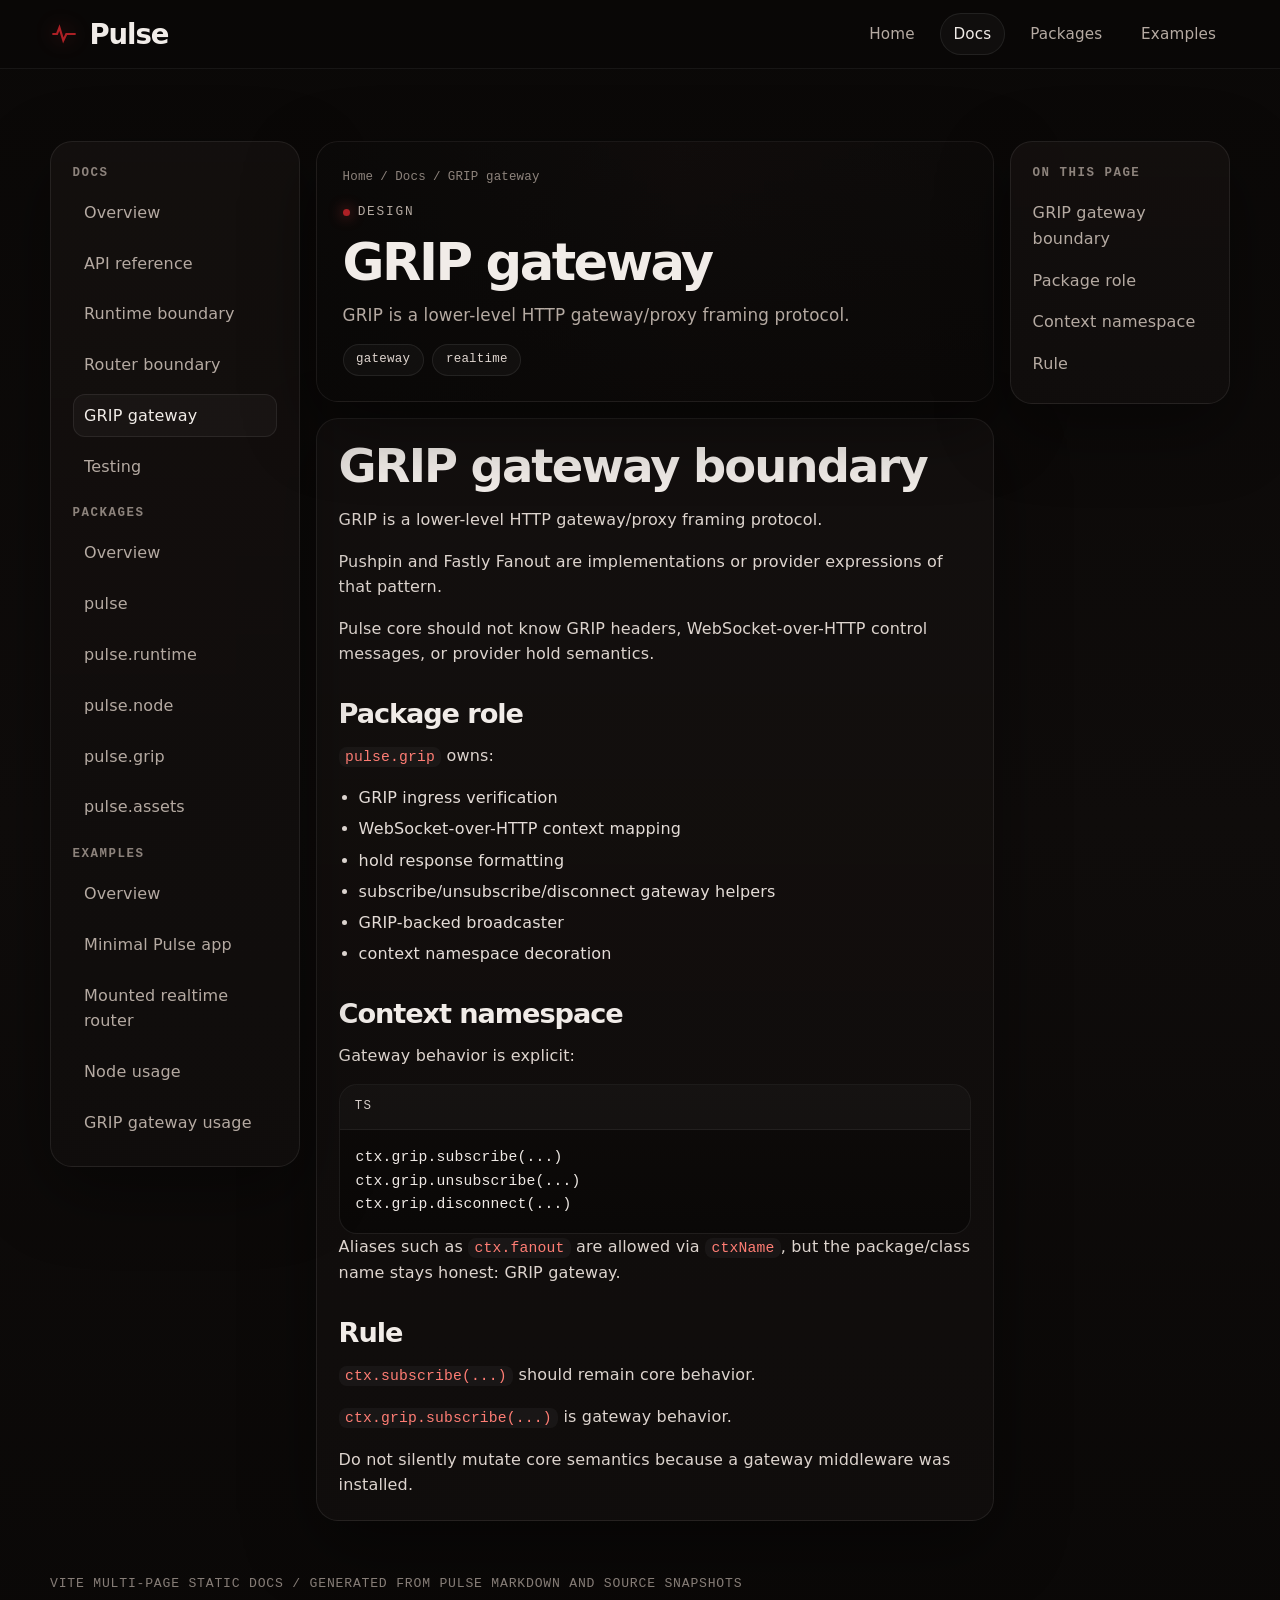
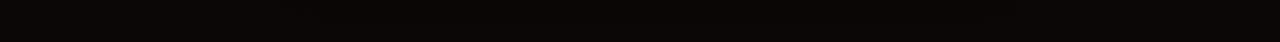
<file: docs/design/grip-gateway/index.html>
<!DOCTYPE html>
<html lang="en">
  <head>
    <meta charset="UTF-8" />
    <meta name="viewport" content="width=device-width, initial-scale=1.0, viewport-fit=cover" />
    <title>GRIP gateway — Pulse</title>
    <meta name="description" content="GRIP is a lower-level HTTP gateway/proxy framing protocol." />
    <link rel="icon" href="../../../favicon.svg" type="image/svg+xml" />
    <script type="module" crossorigin src="../../../assets/main-4KNzPTpL.js"></script>
    <script type="module" crossorigin src="../../../assets/site-B6yyBx_p.js"></script>
    <link rel="stylesheet" crossorigin href="../../../assets/main-Bofn-mRB.css">
  </head>
  <body class="page-doc">
    <div class="page-shell">
      
  <header class="topbar">
    <div class="container topbar-inner">
      <a class="brand" href="../../../index.html" aria-label="Pulse home">
        <svg viewBox="0 0 24 24" aria-hidden="true"><path d="M2 12h4l2.1-5.5 3.3 11L14 12h8" /></svg>
        <span>Pulse</span>
      </a>
      <nav class="nav" aria-label="Primary"><a class="nav-link" data-nav-link href="../../../index.html">Home</a><a class="nav-link" data-nav-link href="../../index.html" aria-current="page">Docs</a><a class="nav-link" data-nav-link href="../../../packages/index.html">Packages</a><a class="nav-link" data-nav-link href="../../../examples/index.html">Examples</a></nav>
    </div>
  </header>
      
  <main class="container site-header">
    <div class="docs-page">
      
    <aside class="docs-sidebar">
      <nav class="docs-nav" aria-label="Documentation sections">
        
          <section class="docs-nav__group">
            <h2 class="docs-nav__heading">Docs</h2>
            <a class="docs-nav__link" href="../../index.html">Overview</a><a class="docs-nav__link" href="../../api/index.html">API reference</a><a class="docs-nav__link" href="../core/index.html">Runtime boundary</a><a class="docs-nav__link" href="../router/index.html">Router boundary</a><a class="docs-nav__link" href="index.html" aria-current="page">GRIP gateway</a><a class="docs-nav__link" href="../../testing/index.html">Testing</a>
          </section>
        
          <section class="docs-nav__group">
            <h2 class="docs-nav__heading">Packages</h2>
            <a class="docs-nav__link" href="../../../packages/index.html">Overview</a><a class="docs-nav__link" href="../../../packages/pulse/index.html">pulse</a><a class="docs-nav__link" href="../../../packages/pulse-runtime/index.html">pulse.runtime</a><a class="docs-nav__link" href="../../../packages/pulse-node/index.html">pulse.node</a><a class="docs-nav__link" href="../../../packages/pulse-grip/index.html">pulse.grip</a><a class="docs-nav__link" href="../../../packages/pulse-assets/index.html">pulse.assets</a>
          </section>
        
          <section class="docs-nav__group">
            <h2 class="docs-nav__heading">Examples</h2>
            <a class="docs-nav__link" href="../../../examples/index.html">Overview</a><a class="docs-nav__link" href="../../../examples/01-minimal/index.html">Minimal Pulse app</a><a class="docs-nav__link" href="../../../examples/02-realtime-router/index.html">Mounted realtime router</a><a class="docs-nav__link" href="../../../examples/03-node/index.html">Node usage</a><a class="docs-nav__link" href="../../../examples/04-grip-gateway/index.html">GRIP gateway usage</a>
          </section>
        
      </nav>
    </aside>
      <div class="docs-main">
        <section class="page-hero">
          <div class="page-hero__content">
            <nav class="breadcrumbs" aria-label="Breadcrumbs"><a href="../../../index.html">Home</a> / <a href="../../index.html">Docs</a> / <span>GRIP gateway</span></nav>
            <div class="page-hero__eyebrow">Design</div>
            <h1 class="page-hero__title">GRIP gateway</h1>
            <p class="page-hero__copy">GRIP is a lower-level HTTP gateway/proxy framing protocol.</p>
            <div class="meta-chips"><span class="chip">gateway</span><span class="chip">realtime</span></div>
          </div>
        </section>
        <article class="content-card prose"><h1 id="grip-gateway-boundary">GRIP gateway boundary</h1>
<p>GRIP is a lower-level HTTP gateway/proxy framing protocol.</p>
<p>Pushpin and Fastly Fanout are implementations or provider expressions of that pattern.</p>
<p>Pulse core should not know GRIP headers, WebSocket-over-HTTP control messages, or provider hold semantics.</p>
<h2 id="package-role">Package role</h2>
<p><code>pulse.grip</code> owns:</p>
<ul>
<li>GRIP ingress verification</li>
<li>WebSocket-over-HTTP context mapping</li>
<li>hold response formatting</li>
<li>subscribe/unsubscribe/disconnect gateway helpers</li>
<li>GRIP-backed broadcaster</li>
<li>context namespace decoration</li>
</ul>
<h2 id="context-namespace">Context namespace</h2>
<p>Gateway behavior is explicit:</p>
<div class="code-block">
  <div class="code-block__header"><span class="code-block__label">ts</span></div>
  <pre><code class="language-ts">ctx.grip.subscribe(...)
ctx.grip.unsubscribe(...)
ctx.grip.disconnect(...)
</code></pre>
</div><p>Aliases such as <code>ctx.fanout</code> are allowed via <code>ctxName</code>, but the package/class name stays honest: GRIP gateway.</p>
<h2 id="rule">Rule</h2>
<p><code>ctx.subscribe(...)</code> should remain core behavior.</p>
<p><code>ctx.grip.subscribe(...)</code> is gateway behavior.</p>
<p>Do not silently mutate core semantics because a gateway middleware was installed.</p>
</article>
      </div>
      
    <aside class="toc-card" aria-label="Table of contents">
      <h2 class="toc-card__title">On this page</h2>
      <ul class="toc-card__list">
        <li><a class="toc-level-1" href="#grip-gateway-boundary">GRIP gateway boundary</a></li><li><a class="toc-level-2" href="#package-role">Package role</a></li><li><a class="toc-level-2" href="#context-namespace">Context namespace</a></li><li><a class="toc-level-2" href="#rule">Rule</a></li>
      </ul>
    </aside>
    </div>
  </main>
      
  <footer class="site-footer">
    <div class="container">Vite multi-page static docs / generated from Pulse markdown and source snapshots</div>
  </footer>
    </div>
  </body>
</html>
</file>
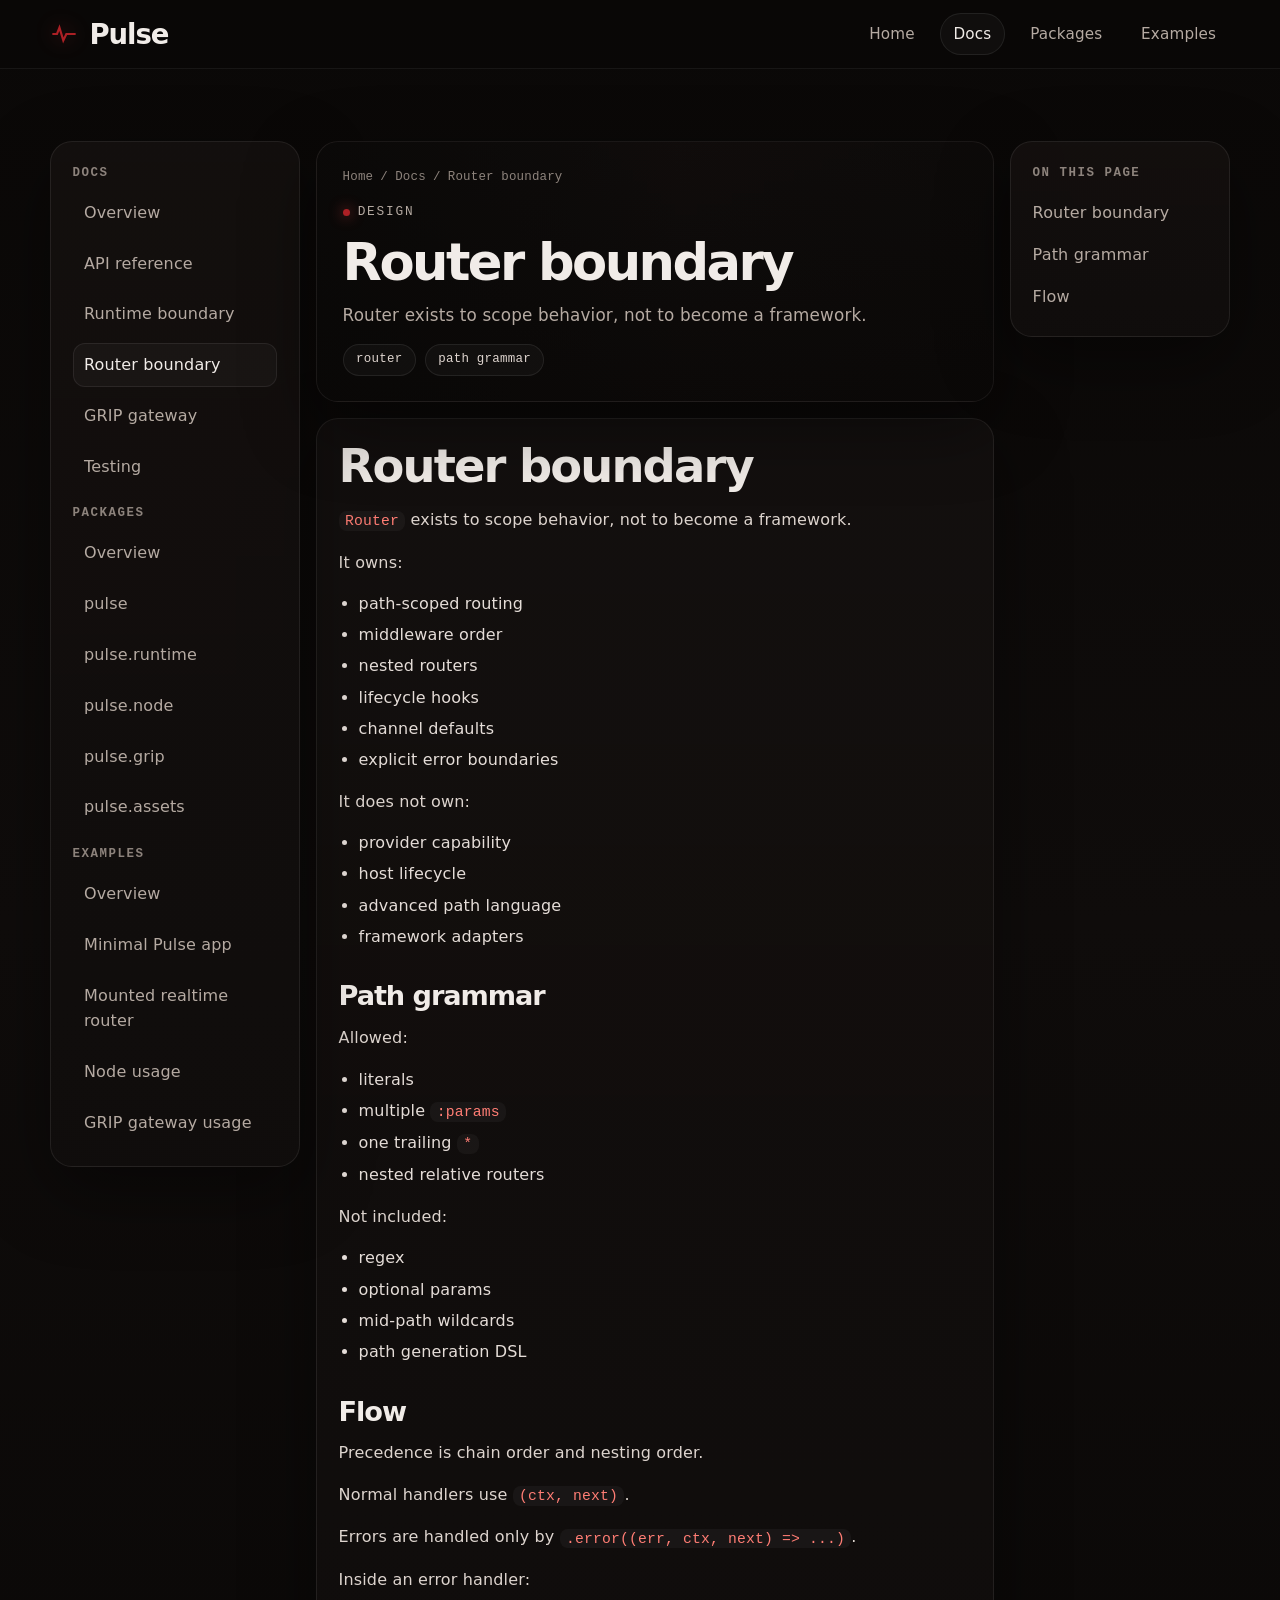
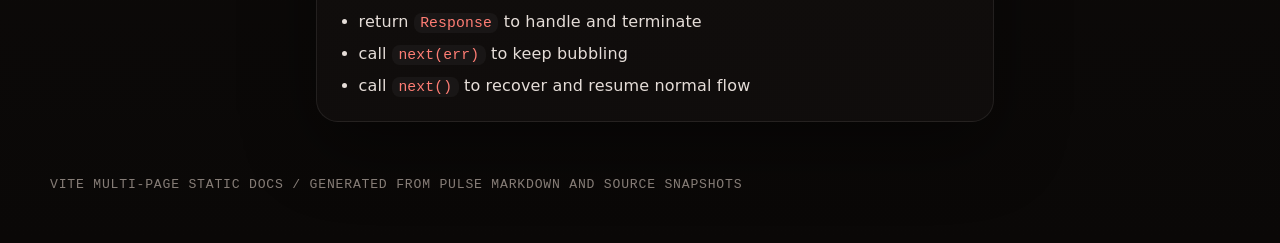
<file: docs/design/router/index.html>
<!DOCTYPE html>
<html lang="en">
  <head>
    <meta charset="UTF-8" />
    <meta name="viewport" content="width=device-width, initial-scale=1.0, viewport-fit=cover" />
    <title>Router boundary — Pulse</title>
    <meta name="description" content="Router exists to scope behavior, not to become a framework." />
    <link rel="icon" href="../../../favicon.svg" type="image/svg+xml" />
    <script type="module" crossorigin src="../../../assets/main-4KNzPTpL.js"></script>
    <script type="module" crossorigin src="../../../assets/site-B6yyBx_p.js"></script>
    <link rel="stylesheet" crossorigin href="../../../assets/main-Bofn-mRB.css">
  </head>
  <body class="page-doc">
    <div class="page-shell">
      
  <header class="topbar">
    <div class="container topbar-inner">
      <a class="brand" href="../../../index.html" aria-label="Pulse home">
        <svg viewBox="0 0 24 24" aria-hidden="true"><path d="M2 12h4l2.1-5.5 3.3 11L14 12h8" /></svg>
        <span>Pulse</span>
      </a>
      <nav class="nav" aria-label="Primary"><a class="nav-link" data-nav-link href="../../../index.html">Home</a><a class="nav-link" data-nav-link href="../../index.html" aria-current="page">Docs</a><a class="nav-link" data-nav-link href="../../../packages/index.html">Packages</a><a class="nav-link" data-nav-link href="../../../examples/index.html">Examples</a></nav>
    </div>
  </header>
      
  <main class="container site-header">
    <div class="docs-page">
      
    <aside class="docs-sidebar">
      <nav class="docs-nav" aria-label="Documentation sections">
        
          <section class="docs-nav__group">
            <h2 class="docs-nav__heading">Docs</h2>
            <a class="docs-nav__link" href="../../index.html">Overview</a><a class="docs-nav__link" href="../../api/index.html">API reference</a><a class="docs-nav__link" href="../core/index.html">Runtime boundary</a><a class="docs-nav__link" href="index.html" aria-current="page">Router boundary</a><a class="docs-nav__link" href="../grip-gateway/index.html">GRIP gateway</a><a class="docs-nav__link" href="../../testing/index.html">Testing</a>
          </section>
        
          <section class="docs-nav__group">
            <h2 class="docs-nav__heading">Packages</h2>
            <a class="docs-nav__link" href="../../../packages/index.html">Overview</a><a class="docs-nav__link" href="../../../packages/pulse/index.html">pulse</a><a class="docs-nav__link" href="../../../packages/pulse-runtime/index.html">pulse.runtime</a><a class="docs-nav__link" href="../../../packages/pulse-node/index.html">pulse.node</a><a class="docs-nav__link" href="../../../packages/pulse-grip/index.html">pulse.grip</a><a class="docs-nav__link" href="../../../packages/pulse-assets/index.html">pulse.assets</a>
          </section>
        
          <section class="docs-nav__group">
            <h2 class="docs-nav__heading">Examples</h2>
            <a class="docs-nav__link" href="../../../examples/index.html">Overview</a><a class="docs-nav__link" href="../../../examples/01-minimal/index.html">Minimal Pulse app</a><a class="docs-nav__link" href="../../../examples/02-realtime-router/index.html">Mounted realtime router</a><a class="docs-nav__link" href="../../../examples/03-node/index.html">Node usage</a><a class="docs-nav__link" href="../../../examples/04-grip-gateway/index.html">GRIP gateway usage</a>
          </section>
        
      </nav>
    </aside>
      <div class="docs-main">
        <section class="page-hero">
          <div class="page-hero__content">
            <nav class="breadcrumbs" aria-label="Breadcrumbs"><a href="../../../index.html">Home</a> / <a href="../../index.html">Docs</a> / <span>Router boundary</span></nav>
            <div class="page-hero__eyebrow">Design</div>
            <h1 class="page-hero__title">Router boundary</h1>
            <p class="page-hero__copy">Router exists to scope behavior, not to become a framework.</p>
            <div class="meta-chips"><span class="chip">router</span><span class="chip">path grammar</span></div>
          </div>
        </section>
        <article class="content-card prose"><h1 id="router-boundary">Router boundary</h1>
<p><code>Router</code> exists to scope behavior, not to become a framework.</p>
<p>It owns:</p>
<ul>
<li>path-scoped routing</li>
<li>middleware order</li>
<li>nested routers</li>
<li>lifecycle hooks</li>
<li>channel defaults</li>
<li>explicit error boundaries</li>
</ul>
<p>It does not own:</p>
<ul>
<li>provider capability</li>
<li>host lifecycle</li>
<li>advanced path language</li>
<li>framework adapters</li>
</ul>
<h2 id="path-grammar">Path grammar</h2>
<p>Allowed:</p>
<ul>
<li>literals</li>
<li>multiple <code>:params</code></li>
<li>one trailing <code>*</code></li>
<li>nested relative routers</li>
</ul>
<p>Not included:</p>
<ul>
<li>regex</li>
<li>optional params</li>
<li>mid-path wildcards</li>
<li>path generation DSL</li>
</ul>
<h2 id="flow">Flow</h2>
<p>Precedence is chain order and nesting order.</p>
<p>Normal handlers use <code>(ctx, next)</code>.</p>
<p>Errors are handled only by <code>.error((err, ctx, next) =&gt; ...)</code>.</p>
<p>Inside an error handler:</p>
<ul>
<li>return <code>Response</code> to handle and terminate</li>
<li>call <code>next(err)</code> to keep bubbling</li>
<li>call <code>next()</code> to recover and resume normal flow</li>
</ul>
</article>
      </div>
      
    <aside class="toc-card" aria-label="Table of contents">
      <h2 class="toc-card__title">On this page</h2>
      <ul class="toc-card__list">
        <li><a class="toc-level-1" href="#router-boundary">Router boundary</a></li><li><a class="toc-level-2" href="#path-grammar">Path grammar</a></li><li><a class="toc-level-2" href="#flow">Flow</a></li>
      </ul>
    </aside>
    </div>
  </main>
      
  <footer class="site-footer">
    <div class="container">Vite multi-page static docs / generated from Pulse markdown and source snapshots</div>
  </footer>
    </div>
  </body>
</html>
</file>
<file: docs/assets/site.css>
:root {
      --bg: #0b0908;
      --bg-soft: #110d0c;
      --panel: rgba(21, 17, 15, 0.92);
      --panel-2: rgba(17, 14, 13, 0.98);
      --text: #f1ece8;
      --muted: #b5aaa2;
      --soft: #8d837c;
      --border: rgba(255,255,255,0.08);
      --border-strong: rgba(255,255,255,0.12);
      --accent: rgb(172,32,37);
      --accent-2: #ff7d74;
      --accent-3: #ffb0aa;
      --shadow: 0 24px 72px rgba(0,0,0,0.42);
      --radius: 22px;
      --radius-sm: 14px;
      --max-width: 1140px;
      --mono: ui-monospace, SFMono-Regular, Menlo, Monaco, Consolas, "Liberation Mono", monospace;
      --sans: Inter, ui-sans-serif, system-ui, -apple-system, BlinkMacSystemFont, "Segoe UI", sans-serif;
    }

    * { box-sizing: border-box; }
    html { scroll-behavior: smooth; }
    body {
      margin: 0;
      min-height: 100vh;
      font-family: var(--sans);
      color: var(--text);
      background:
        radial-gradient(circle at 82% 10%, rgba(255,77,79,0.12), transparent 0 22%),
        radial-gradient(circle at 18% -8%, rgba(255,138,132,0.05), transparent 0 28%),
        linear-gradient(180deg, #0a0807 0%, #0f0c0b 50%, #0a0807 100%);
      line-height: 1.6;
      letter-spacing: 0.01em;
      -webkit-font-smoothing: antialiased;
      text-rendering: optimizeLegibility;
    }

    a { color: inherit; text-decoration: none; }
    .container { width: min(100% - 2rem, var(--max-width)); margin: 0 auto; }

    .topbar {
      position: sticky; top: 0; z-index: 50;
      background: rgba(10, 8, 8, 0.58);
      backdrop-filter: blur(14px) saturate(140%);
      -webkit-backdrop-filter: blur(14px) saturate(140%);
      border-bottom: 1px solid rgba(255,255,255,0.06);
    }
    .topbar-inner {
      min-height: 68px; display: flex; align-items: center; justify-content: space-between; gap: 1rem;
    }
    .brand {
      display: inline-flex; align-items: center; gap: 0.72rem; font-weight: 660; font-size: 1.72rem; letter-spacing: -0.04em;
    }
    .brand svg {
      width: 28px; height: 28px; stroke: var(--accent); stroke-width: 1.85; fill: none;
      filter: drop-shadow(0 0 10px rgba(255,77,79,0.34));
    }
    .nav { display: flex; align-items: center; gap: 1rem; flex-wrap: wrap; }
    .nav-link { color: var(--muted); font-size: 0.96rem; transition: color 160ms ease; }
    .nav-link:hover, .nav-link:focus-visible { color: var(--text); }
    .nav-github {
      width: 40px; height: 40px; border-radius: 12px; display: inline-grid; place-items: center;
      border: 1px solid rgba(255,255,255,0.08); background: rgba(255,255,255,0.02); color: #d8d0cc;
      box-shadow: inset 0 1px 0 rgba(255,255,255,0.03);
      transition: transform 160ms ease, border-color 160ms ease, background 160ms ease, color 160ms ease;
    }
    .nav-github:hover, .nav-github:focus-visible {
      color: white; transform: translateY(-1px); border-color: rgba(255,255,255,0.16); background: rgba(255,255,255,0.04);
    }
    .nav-github svg { width: 18px; height: 18px; fill: currentColor; }

    .hero {
      padding: 5.5rem 0 2.2rem;
      /* display: grid; grid-template-columns: minmax(0, 1.08fr) minmax(320px, 0.82fr); gap: 1.2rem; align-items: start; */
    }

    .hero-copy {
      position: relative; overflow: hidden; isolation: isolate; min-height: 100%;
      padding: 1.6rem 1.65rem 1.85rem; border-radius: var(--radius);
      border: 1px solid rgba(255,255,255,0.06);
      background: linear-gradient(180deg, rgba(20,16,15,0.58), rgba(13,10,9,0.78));
      box-shadow: var(--shadow);
    }
    .hero-copy::before {
      content: ""; position: absolute; inset: 0; z-index: 1; pointer-events: none;
      background:
        radial-gradient(circle at 78% 22%, rgba(255,77,79,0.08), transparent 0 24%),
        linear-gradient(90deg, rgba(8,7,6,0.68) 0%, rgba(8,7,6,0.52) 28%, rgba(8,7,6,0.32) 54%, rgba(8,7,6,0.56) 100%),
        linear-gradient(180deg, rgba(8,7,6,0.12), rgba(8,7,6,0.42));
    }
    .hero-copy::after {
      content: ""; position: absolute; inset: 0; z-index: 2; pointer-events: none;
      box-shadow: inset 0 1px 0 rgba(255,255,255,0.04);
    }
    .hero-copy-content { position: relative; z-index: 3; }
    .hero-network-canvas {
      position: absolute; inset: 0; width: 100%; height: 100%; display: block;
      z-index: 0; opacity: 0.92;
    }
    .eyebrow {
      display: inline-flex; align-items: center; gap: 0.55rem; margin-bottom: 1.15rem;
      color: var(--muted); font-family: var(--mono); font-size: 0.84rem; text-transform: uppercase; letter-spacing: 0.16em;
    }
    .eyebrow::before {
      content: ""; width: 0.54rem; height: 0.54rem; border-radius: 999px; background: var(--accent); box-shadow: 0 0 18px rgba(255,77,79,0.7);
    }
    h1 {
      margin: 0; font-size: clamp(4rem, 11vw, 7rem); line-height: 0.94;  font-weight: 730;
    }
    .hero h2 {
      margin: 1.1rem 0 1.25rem; max-width: 14ch; color: var(--accent);
      font-size: clamp(1.4rem, 2.3vw, 2.12rem); font-weight: 560; line-height: 1.14; letter-spacing: -0.03em;
    }
    .hero p { margin: 0; max-width: 62ch; color: var(--muted); font-size: 1.07rem; }
    .cta-row { margin-top: 2rem; display: flex; flex-wrap: wrap; gap: 1rem; }
    .btn {
      display: inline-flex; align-items: center; justify-content: center; gap: 0.78rem; min-height: 54px; padding: 0 1.18rem;
      border-radius: 12px; border: 1px solid var(--border-strong); font-weight: 625; letter-spacing: -0.01em;
      box-shadow: inset 0 1px 0 rgba(255,255,255,0.04);
      transition: transform 140ms ease, border-color 140ms ease, background 140ms ease;
    }
    .btn:hover, .btn:focus-visible { transform: translateY(-1px); }
    .btn svg {
      width: 18px; height: 18px; flex: 0 0 auto; stroke: currentColor; fill: none; stroke-width: 1.8; stroke-linecap: round; stroke-linejoin: round;
    }
    .btn-primary {
      color: white; background: var(--accent);
      border-color: rgba(255,113,113,0.34); box-shadow: inset 0 1px 0 rgba(255,255,255,0.16), 0 12px 26px rgba(209,42,44,0.24);
    }
    .btn-secondary {
      color: #ebe4e0; background: linear-gradient(180deg, rgba(22,18,17,0.92), rgba(17,14,13,0.96)); border-color: var(--accent);
    }

    .card, .proof-card, .section-card, .grid-card, .execution-card, .unlock {
      background: linear-gradient(180deg, rgba(20,16,15,0.88), rgba(16,13,12,0.98));
      border: 1px solid var(--border); border-radius: var(--radius); box-shadow: var(--shadow);
    }

    .proof-card {
      padding: 1.45rem; position: relative; overflow: hidden;
      background:
        radial-gradient(circle at 82% 18%, rgba(255,77,79,0.12), transparent 0 26%),
        linear-gradient(180deg, rgba(20,16,15,0.9), rgba(16,13,12,0.98));
    }
    .proof-card::before {
      content: ""; position: absolute; inset: 0;
      background: linear-gradient(135deg, rgba(255,255,255,0.03), transparent 38%, transparent 68%, rgba(255,77,79,0.06));
      pointer-events: none;
    }
    .proof-eyebrow, .network-label, .execution-eyebrow {
      display: inline-flex; align-items: center; gap: 0.5rem;
      color: var(--muted); font-family: var(--mono); font-size: 0.75rem; text-transform: uppercase; letter-spacing: 0.14em;
    }
    .proof-eyebrow::before, .execution-eyebrow::before {
      content: ""; width: 0.44rem; height: 0.44rem; border-radius: 999px; background: var(--accent);
      box-shadow: 0 0 14px rgba(255,77,79,0.72);
    }
    .proof-card h3 {
      margin: 0.45rem 0 0.9rem; font-size: clamp(1.6rem, 2.4vw, 2.1rem); line-height: 1.04; letter-spacing: -0.045em;
    }
    .proof-card p { margin: 0 0 0.9rem; color: var(--muted); font-size: 0.99rem; }
    .proof-emphasis { color: #ece4df; }
    .proof-meta {
      margin-top: 1rem; display: flex; flex-wrap: wrap; gap: 0.6rem;
    }
    .proof-chip, .execution-chip {
      display: inline-flex; align-items: center; min-height: 34px; padding: 0 0.8rem;
      border-radius: 999px; border: 1px solid rgba(255,255,255,0.08);
      background: rgba(255,255,255,0.03); color: #dfd5cf; font-size: 0.78rem; font-family: var(--mono);
      letter-spacing: 0.02em;
    }
    .proof-link {
      margin-top: 1.1rem; display: inline-flex; align-items: center; gap: 0.45rem; color: var(--accent-3); font-weight: 600;
    }
    .proof-link:hover, .proof-link:focus-visible { color: white; }

    main { padding-bottom: 3rem; }
    section { margin-top: 1.35rem; }
    .two-col, .execution-grid { display: grid; gap: 1rem; }
    .two-col { grid-template-columns: repeat(2, minmax(0,1fr)); }
    .execution-grid { grid-template-columns: 1.2fr 0.8fr; margin-top: 1rem; }
    .section-card, .grid-card, .execution-card { padding: 1.55rem; }
    .section-title, .card-title, .execution-title, .unlock-title {
      margin: 0; font-weight: 680; letter-spacing: -0.05em; line-height: 1;
    }
    .section-title { font-size: clamp(1.9rem, 3vw, 2.65rem); }
    .card-title, .execution-title, .unlock-title { font-size: 1.72rem; }
    .section-title::after, .card-title::after, .execution-title::after, .unlock-title::after {
      content: ""; display: block; width: 58px; height: 3px; border-radius: 999px;
      background: linear-gradient(90deg, var(--accent), transparent); margin-top: 0.9rem;
    }
    .proof-copy, .proof-note, .section-copy, .closing-line, .execution-copy, .unlock p, .network-copy { color: var(--muted); font-size: 1.03rem; }
    .section-copy { margin-top: 1rem; max-width: 70ch; }
    .closing-line { margin-top: 1rem; }
    .bullet-list {
      margin: 1rem 0 0; padding: 0; list-style: none; display: grid; gap: 0.78rem; color: #ddd4ce;
    }
    .bullet-list li { position: relative; padding-left: 1.25rem; }
    .bullet-list li::before {
      content: ""; position: absolute; left: 0; top: 0.72em; width: 0.42rem; height: 0.42rem; transform: translateY(-50%);
      border-radius: 999px; background: var(--accent); box-shadow: 0 0 12px rgba(255,77,79,0.65);
    }


    .execution-copy {
      max-width: 58ch;
      margin-top: 1rem;
    }
    .execution-list {
      margin: 0;
      padding: 0;
      list-style: none;
      display: grid;
      gap: 0.8rem;
    }
    .execution-list li {
      padding: 0.9rem 1rem;
      border-radius: 14px;
      background: rgba(255,255,255,0.02);
      border: 1px solid rgba(255,255,255,0.06);
      color: #ddd4ce;
    }
    .execution-list strong {
      display: block;
      color: var(--text);
      font-size: 0.98rem;
      margin-bottom: 0.2rem;
    }
    .execution-side {
      display: grid;
      gap: 0.8rem;
      align-content: start;
    }
    .execution-panel {
      padding: 1rem;
      border-radius: 16px;
      background: rgba(255,255,255,0.03);
      border: 1px solid rgba(255,255,255,0.08);
    }
    .execution-panel-title {
      margin: 0 0 0.55rem;
      color: var(--text);
      font-size: 1rem;
      font-weight: 620;
      letter-spacing: -0.02em;
    }
    .execution-panel p {
      margin: 0;
      color: var(--muted);
      font-size: 0.97rem;
    }

    .network-card { display: flex; flex-direction: column; min-height: 100%; overflow: hidden; }
    .network-head { display: flex; align-items: center; justify-content: space-between; gap: 1rem; margin-bottom: 0.8rem; }
        .network-note {
      color: #d9d0cb; font-family: var(--mono); font-size: 0.74rem; text-transform: uppercase; letter-spacing: 0.1em;
      padding: 0.42rem 0.62rem; border-radius: 999px; border: 1px solid rgba(255,255,255,0.08); background: rgba(255,255,255,0.03);
    }
    .network-copy { margin-bottom: 1rem; }
    .network-surface {
      position: relative; flex: 1 1 auto; min-height: 260px; border-radius: 18px; overflow: hidden;
      border: 1px solid rgba(255,255,255,0.06);
      background:
        radial-gradient(circle at 84% 18%, rgba(255,77,79,0.1), transparent 0 24%),
        linear-gradient(180deg, rgba(16,13,12,0.74), rgba(11,9,8,0.92));
    }
    .network-surface::before {
      content: ""; position: absolute; inset: 0;
      background: linear-gradient(90deg, rgba(10,8,7,0.34) 0%, rgba(10,8,7,0.16) 35%, rgba(10,8,7,0.08) 100%);
      pointer-events: none; z-index: 2;
    }
    .network-surface::after {
      content: "ambient routed substrate"; position: absolute; left: 0.95rem; bottom: 0.8rem; z-index: 2; pointer-events: none;
      font-family: var(--mono); font-size: 0.7rem; letter-spacing: 0.14em; text-transform: uppercase; color: rgba(214,203,196,0.46);
    }
    .network-canvas {
      position: absolute; inset: 0; width: 100%; height: 100%; display: block; z-index: 1;
    }

    .card-head { display: flex; align-items: center; gap: 0.9rem; margin-bottom: 1rem; }
    .icon-box {
      width: 42px; height: 42px; display: inline-grid; place-items: center; flex: 0 0 auto; border-radius: 14px;
      border: 1px solid rgba(255,93,95,0.24); background: rgba(255,77,79,0.07); color: var(--accent);
      box-shadow: inset 0 1px 0 rgba(255,255,255,0.04);
    }
    .icon-box svg { width: 22px; height: 22px; stroke: currentColor; fill: none; stroke-width: 1.8; stroke-linecap: round; stroke-linejoin: round; }
    .packages code { font-family: var(--mono); color: var(--accent-2); font-size: 0.95em; }

    .unlock {
      display: grid; grid-template-columns: auto 1fr; gap: 1.4rem; align-items: center; padding: 1.5rem;
    }
    .unlock-visual {
      width: 164px; aspect-ratio: 1; border-radius: 999px; display: grid; place-items: center;
      background:
        radial-gradient(circle at center, rgba(255,77,79,0.16), rgba(255,77,79,0.06) 42%, transparent 72%),
        radial-gradient(circle at center, rgba(255,255,255,0.03), transparent 70%);
      border: 1px solid rgba(255,77,79,0.12); position: relative; overflow: hidden;
    }
    .unlock-visual::before, .unlock-visual::after {
      content: ""; position: absolute; inset: 14px; border-radius: 999px; border: 1px dashed rgba(255,77,79,0.22);
    }
    .unlock-visual::after { inset: -10px; opacity: 0.55; border-style: dotted; }
    .unlock-visual svg { width: 54px; height: 54px; stroke: var(--accent-2); fill: none; stroke-width: 1.65; filter: drop-shadow(0 0 18px rgba(255,77,79,0.34)); }
    .unlock p { margin: 1rem 0 0; max-width: 58ch; font-size: 1.08rem; }

    .footer {
      padding: 1rem 0 3rem; color: #867d77; font-family: var(--mono); font-size: 0.82rem; letter-spacing: 0.06em; text-transform: uppercase;
    }

    @media (max-width: 980px) {
      .hero, .two-col, .execution-grid, .unlock { grid-template-columns: 1fr; }
      .hero { padding-top: 4rem; }
      .network-surface { min-height: 230px; }
      .unlock { gap: 1rem; }
      .unlock-visual { width: 140px; }
    }
    @media (max-width: 640px) {
      .container { width: min(100% - 1rem, var(--max-width)); }
      .topbar-inner { padding: 0.75rem 0; }
      .brand { font-size: 1.55rem; }
      .nav { gap: 0.65rem; }
      .nav-link { font-size: 0.9rem; }
      .nav-github { width: 36px; height: 36px; border-radius: 10px; }
      .cta-row { display: grid; grid-template-columns: 1fr; }
      .btn { width: 100%; }
      .card, .proof-card, .section-card, .grid-card, .execution-card, .unlock { border-radius: 18px; }
      .network-head { flex-direction: column; align-items: flex-start; }
      .network-surface { min-height: 220px; }
    }


        .scope-wrap {
      margin-top: 1.25rem;
      margin-bottom: 2.1rem;
      background: linear-gradient(180deg, rgba(16, 13, 12, 0.86), rgba(14, 11, 10, 0.98));
      border: 1px solid var(--border);
      border-radius: 22px;
      box-shadow: var(--shadow);
      overflow: hidden;
    }

    .scope-header {
      display: flex;
      align-items: center;
      justify-content: space-between;
      gap: 1rem;
      padding: 0.9rem 1rem 0;
      flex-wrap: wrap;
    }

    .scope-label {
      font-family: var(--mono);
      font-size: 0.82rem;
      letter-spacing: 0.12em;
      color: var(--muted);
      text-transform: uppercase;
      display: inline-flex;
      align-items: center;
      gap: 0.55rem;
    }

    .scope-label::before {
      content: "";
      width: 0.5rem;
      height: 0.5rem;
      border-radius: 999px;
      background: var(--accent);
      box-shadow: 0 0 14px rgba(255, 77, 79, 0.75);
    }

    .scope-chip {
      font-family: var(--mono);
      font-size: 0.9rem;
      color: #d9d3cf;
      background: rgba(255,255,255,0.03);
      border: 1px solid rgba(255,255,255,0.08);
      padding: 0.6rem 0.8rem;
      border-radius: 12px;
      white-space: nowrap;
      overflow-x: auto;
      max-width: 100%;
      -webkit-overflow-scrolling: touch;
    }

    .scope-chip .accent {
      color: var(--accent-2);
    }

    .scope-canvas {
      display: block;
      width: 100%;
      height: 100px;
     /* margin-top: 0.7rem; */
      background: linear-gradient(180deg, rgba(11, 9, 9, 0.28), rgba(7, 6, 6, 0.72));
      touch-action: manipulation;
    }

    .scope-footer {
      display: flex;
      justify-content: space-between;
      gap: 1rem;
      color: #8d837d;
      font-family: var(--mono);
      font-size: 0.8rem;
      padding: 0 1rem 1rem;
    }
</file>
<file: assets/main-Bofn-mRB.css>
:root{--bg:#0b0908;--bg-soft:#110d0c;--surface:#15110fe6;--surface-strong:#110e0dfa;--surface-muted:#ffffff08;--text:#f1ece8;--muted:#b5aaa2;--soft:#8d837c;--border:#ffffff14;--border-strong:#ffffff1f;--accent:#ac2025;--accent-2:#ff7d74;--accent-3:#ffb0aa;--shadow:0 24px 72px #0000006b;--radius-lg:22px;--radius-md:16px;--radius-sm:12px;--max-width:1180px;--content-width:760px;--mono:ui-monospace, SFMono-Regular, Menlo, Monaco, Consolas, "Liberation Mono", monospace;--sans:Inter, ui-sans-serif, system-ui, -apple-system, BlinkMacSystemFont, "Segoe UI", sans-serif}*{box-sizing:border-box}html{scroll-behavior:smooth}body{min-height:100vh;font-family:var(--sans);color:var(--text);letter-spacing:.01em;-webkit-font-smoothing:antialiased;text-rendering:optimizelegibility;background:radial-gradient(circle at 82% 10%,#ff4d4f1f,#0000 0 22%),radial-gradient(circle at 18% -8%,#ff8a840d,#0000 0 28%),linear-gradient(#0a0807 0%,#0f0c0b 50%,#0a0807 100%);margin:0;line-height:1.6}a{color:inherit;text-decoration:none}img{max-width:100%;display:block}code,pre{font-family:var(--mono)}main{padding-bottom:4rem}.page-shell{min-height:100vh}.container{width:min(100% - 2rem, var(--max-width));margin:0 auto}.stack-lg>*+*{margin-top:1.5rem}.stack-md>*+*{margin-top:1rem}.stack-sm>*+*{margin-top:.65rem}.sr-only{clip:rect(0, 0, 0, 0);white-space:nowrap;border:0;width:1px;height:1px;margin:-1px;padding:0;position:absolute;overflow:hidden}.topbar{z-index:50;-webkit-backdrop-filter:blur(14px)saturate(140%);background:#0a080894;border-bottom:1px solid #ffffff0f;position:sticky;top:0}.topbar-inner{justify-content:space-between;align-items:center;gap:1rem;min-height:68px;display:flex}.brand{letter-spacing:-.04em;align-items:center;gap:.72rem;font-size:1.72rem;font-weight:660;display:inline-flex}.brand svg{width:28px;height:28px;stroke:var(--accent);stroke-width:1.85px;fill:none;filter:drop-shadow(0 0 10px #ff4d4f57)}.nav{flex-wrap:wrap;align-items:center;gap:.7rem;display:flex}.nav-link{color:var(--muted);border:1px solid #0000;border-radius:999px;padding:.5rem .8rem;font-size:.95rem;transition:color .16s,background .16s,border-color .16s}.nav-link:hover,.nav-link:focus-visible,.nav-link[aria-current=page]{color:var(--text);background:#ffffff08;border-color:#ffffff14}.site-header{padding:4.5rem 0 1.75rem}.site-footer{color:#867d77;font-family:var(--mono);letter-spacing:.06em;text-transform:uppercase;padding:1.5rem 0 3rem;font-size:.82rem}.page-hero{isolation:isolate;border-radius:var(--radius-lg);box-shadow:var(--shadow);background:linear-gradient(#14100fdb,#0d0a09f2);border:1px solid #ffffff0f;padding:1.6rem;position:relative;overflow:hidden}.page-hero:before{content:"";z-index:1;pointer-events:none;background:radial-gradient(circle at 78% 22%,#ff4d4f14,#0000 0 24%),linear-gradient(90deg,#080706bd 0%,#08070675 34%,#0807063d 54%,#08070675 100%);position:absolute;inset:0}.page-hero__content{z-index:2;gap:.9rem;display:grid;position:relative}.page-hero__eyebrow{color:var(--muted);font-family:var(--mono);text-transform:uppercase;letter-spacing:.14em;align-items:center;gap:.5rem;font-size:.8rem;display:inline-flex}.page-hero__eyebrow:before{content:"";background:var(--accent);border-radius:999px;width:.44rem;height:.44rem;box-shadow:0 0 14px #ff4d4fb8}.page-hero__title{letter-spacing:-.05em;margin:0;font-size:clamp(2.2rem,4vw,4rem);line-height:1}.page-hero__copy{max-width:62ch;color:var(--muted);margin:0;font-size:1.05rem}.page-hero__actions{flex-wrap:wrap;gap:.8rem;margin-top:.4rem;display:flex}.btn{border:1px solid var(--border-strong);letter-spacing:-.01em;border-radius:12px;justify-content:center;align-items:center;gap:.72rem;min-height:48px;padding:0 1.08rem;font-weight:625;transition:transform .14s,border-color .14s,background .14s;display:inline-flex;box-shadow:inset 0 1px #ffffff0a}.btn:hover,.btn:focus-visible{transform:translateY(-1px)}.btn--primary{color:#fff;background:var(--accent);border-color:#ff717157;box-shadow:inset 0 1px #ffffff29,0 12px 26px #d12a2c3d}.btn--secondary{color:#ebe4e0;background:linear-gradient(#161211eb,#110e0df5);border-color:#ffffff1f}.card,.panel,.callout,.link-card,.summary-card,.content-card,.toc-card,.docs-nav{border:1px solid var(--border);border-radius:var(--radius-lg);box-shadow:var(--shadow);background:linear-gradient(#14100fe0,#100d0cfa);padding:1.35rem}.card-grid{grid-template-columns:repeat(auto-fit,minmax(240px,1fr));gap:1rem;display:grid}.split-grid{grid-template-columns:minmax(0,1.18fr) minmax(0,.82fr);gap:1rem;display:grid}.section-heading{letter-spacing:-.05em;margin:0;font-size:clamp(1.8rem,3vw,2.6rem);line-height:1}.section-heading:after,.link-card__title:after,.summary-card__title:after,.content-card__title:after{content:"";background:linear-gradient(90deg, var(--accent), transparent);border-radius:999px;width:58px;height:3px;margin-top:.9rem;display:block}.section-copy,.link-card__copy,.summary-card__copy,.callout__copy,.meta-list,.muted{color:var(--muted)}.eyebrow{color:var(--muted);font-family:var(--mono);text-transform:uppercase;letter-spacing:.14em;align-items:center;gap:.5rem;font-size:.78rem;display:inline-flex}.eyebrow:before{content:"";background:var(--accent);border-radius:999px;width:.44rem;height:.44rem;box-shadow:0 0 14px #ff4d4fb8}.link-card{align-content:start;gap:.85rem;display:grid}.link-card__title,.summary-card__title,.content-card__title{letter-spacing:-.04em;margin:0;font-size:1.45rem;line-height:1.04}.link-card__copy,.summary-card__copy,.callout__copy,.content-card__copy{margin:0;font-size:.98rem}.link-card__meta,.meta-chips{flex-wrap:wrap;gap:.55rem;display:flex}.chip{color:#dfd5cf;min-height:32px;font-size:.78rem;font-family:var(--mono);letter-spacing:.02em;background:#ffffff08;border:1px solid #ffffff14;border-radius:999px;align-items:center;padding:0 .78rem;display:inline-flex}.link-card__footer{color:var(--accent-3);align-items:center;gap:.45rem;margin-top:auto;font-weight:600;display:inline-flex}.link-card__footer:hover,.link-card__footer:focus-visible{color:#fff}.info-list{gap:.8rem;margin:0;padding:0;list-style:none;display:grid}.info-list li{color:#ddd4ce;background:#ffffff05;border:1px solid #ffffff0f;border-radius:14px;padding:.9rem 1rem}.info-list strong{color:var(--text);margin-bottom:.2rem;font-size:.98rem;display:block}.metric-list{gap:.9rem;display:grid}.metric-list dt{font-family:var(--mono);text-transform:uppercase;letter-spacing:.12em;color:var(--soft);font-size:.78rem}.metric-list dd{color:var(--text);margin:.2rem 0 0}.bullet-list{color:#ddd4ce;gap:.78rem;margin:1rem 0 0;padding:0;list-style:none;display:grid}.bullet-list li{padding-left:1.25rem;position:relative}.bullet-list li:before{content:"";background:var(--accent);border-radius:999px;width:.42rem;height:.42rem;position:absolute;top:.72em;left:0;transform:translateY(-50%);box-shadow:0 0 12px #ff4d4fa6}.callout{gap:.9rem;display:grid}.callout--accent{background:radial-gradient(circle at 82% 18%,#ff4d4f1f,#0000 0 28%),linear-gradient(#14100fe0,#100d0cfa)}.content-grid{gap:1rem;display:grid}.summary-card{gap:.9rem;display:grid}.inline-code{color:var(--accent-2)}.hero{padding:5.4rem 0 2rem}.hero-copy{isolation:isolate;border-radius:var(--radius-lg);box-shadow:var(--shadow);background:linear-gradient(#14100f94,#0d0a09c7);border:1px solid #ffffff0f;padding:1.65rem;position:relative;overflow:hidden}.hero-copy:before{content:"";z-index:1;pointer-events:none;background:radial-gradient(circle at 78% 22%,#ff4d4f14,#0000 0 24%),linear-gradient(90deg,#080706b8 0%,#08070680 28%,#0807064d 54%,#08070694 100%),linear-gradient(#08070629,#0807066b);position:absolute;inset:0}.hero-copy:after{content:"";z-index:2;pointer-events:none;position:absolute;inset:0;box-shadow:inset 0 1px #ffffff0a}.hero-copy-content{z-index:3;position:relative}.hero-network-canvas{z-index:0;opacity:.92;width:100%;height:100%;display:block;position:absolute;inset:0}.hero .eyebrow{margin-bottom:1.15rem}.hero h1{margin:0;font-size:clamp(4rem,11vw,7rem);font-weight:730;line-height:.94}.hero h2{max-width:14ch;color:var(--accent);letter-spacing:-.03em;margin:1.1rem 0 1.25rem;font-size:clamp(1.4rem,2.3vw,2.12rem);font-weight:560;line-height:1.14}.hero p{max-width:62ch;color:var(--muted);margin:0;font-size:1.07rem}.hero .cta-row{flex-wrap:wrap;gap:1rem;margin-top:2rem;display:flex}.home-section{margin-top:1.35rem}.home-section--tight{margin-top:1rem}.home-feature-grid{grid-template-columns:repeat(2,minmax(0,1fr));gap:1rem;display:grid}.home-strip{grid-template-columns:repeat(auto-fit,minmax(220px,1fr));gap:1rem;display:grid}.home-example-card pre{max-height:260px;overflow:auto}.docs-page{grid-template-columns:250px minmax(0,1fr) 220px;align-items:start;gap:1rem;display:grid}.docs-page--wide{grid-template-columns:250px minmax(0,1fr)}.docs-sidebar{position:sticky;top:96px}.docs-nav{gap:1rem;display:grid}.docs-nav__group{gap:.45rem;display:grid}.docs-nav__heading{color:var(--soft);font-family:var(--mono);text-transform:uppercase;letter-spacing:.12em;margin:0;font-size:.78rem}.docs-nav__link{color:var(--muted);border:1px solid #0000;border-radius:12px;padding:.5rem .65rem;transition:color .16s,background .16s,border-color .16s;display:block}.docs-nav__link:hover,.docs-nav__link:focus-visible,.docs-nav__link[aria-current=page]{color:var(--text);background:#ffffff08;border-color:#ffffff14}.docs-main,.docs-meta{gap:1rem;display:grid}.toc-card{position:sticky;top:96px}.toc-card__title{color:var(--soft);font-family:var(--mono);text-transform:uppercase;letter-spacing:.12em;margin:0 0 .75rem;font-size:.78rem}.toc-card__list{gap:.4rem;margin:0;padding:0;list-style:none;display:grid}.toc-card__list a{color:var(--muted);padding:.3rem 0;display:block}.toc-card__list a:hover,.toc-card__list a:focus-visible{color:var(--text)}.toc-card__list .toc-level-3{padding-left:.9rem}.breadcrumbs{color:var(--soft);font-family:var(--mono);flex-wrap:wrap;gap:.45rem;font-size:.78rem;display:flex}.breadcrumbs a:hover,.breadcrumbs a:focus-visible{color:var(--text)}.overview-grid{grid-template-columns:repeat(auto-fit,minmax(240px,1fr));gap:1rem;display:grid}.prose{max-width:var(--content-width);color:#e5ddd8}.prose>:first-child{margin-top:0}.prose>:last-child{margin-bottom:0}.prose h1,.prose h2,.prose h3,.prose h4{color:var(--text);letter-spacing:-.04em;scroll-margin-top:110px;line-height:1.08}.prose h1{margin:0 0 1rem;font-size:clamp(2rem,4vw,2.9rem)}.prose h2{margin:2rem 0 .9rem;font-size:1.7rem}.prose h3{margin:1.6rem 0 .7rem;font-size:1.3rem}.prose h4{margin:1.25rem 0 .55rem;font-size:1.08rem}.prose p,.prose ul,.prose ol,.prose blockquote,.prose table{margin:0 0 1rem}.prose p{color:#ddd4ce}.prose a{color:var(--accent-3);text-underline-offset:.18em;-webkit-text-decoration:underline #ffb0aa73;text-decoration:underline #ffb0aa73}.prose a:hover,.prose a:focus-visible{color:#fff}.prose ul,.prose ol{padding-left:1.25rem}.prose li+li{margin-top:.35rem}.prose blockquote{border-left:3px solid var(--accent);background:#ffffff08;border-radius:0 12px 12px 0;padding:.9rem 1rem}.prose hr{border:0;border-top:1px solid #ffffff14;margin:2rem 0}.prose table{border-collapse:collapse;border:1px solid #ffffff14;border-radius:14px;width:100%;overflow:hidden}.prose th,.prose td{text-align:left;border-bottom:1px solid #ffffff0f;padding:.72rem .8rem}.prose th{color:var(--text);background:#ffffff0a}.prose td{color:#ddd4ce}.prose :not(pre)>code{color:var(--accent-2);background:#ffffff0a;border-radius:8px;padding:.12rem .4rem;font-size:.92em}.code-block,.source-panel{background:linear-gradient(#0e0b0af5,#0a0807fa);border:1px solid #ffffff14;border-radius:18px;overflow:hidden}.code-block__header,.source-panel__header{background:#ffffff08;border-bottom:1px solid #ffffff0f;justify-content:space-between;align-items:center;gap:1rem;padding:.75rem .95rem;display:flex}.code-block__label,.source-panel__label{color:#d9d0cb;font-family:var(--mono);text-transform:uppercase;letter-spacing:.1em;font-size:.78rem}.code-block pre,.source-panel pre{color:#efe9e5;margin:0;padding:1rem;font-size:.92rem;line-height:1.6;overflow:auto}.code-block code,.source-panel code{white-space:pre}.example-layout{gap:1rem;display:grid}.example-layout__summary{grid-template-columns:minmax(0,1fr) minmax(320px,.9fr);gap:1rem;display:grid}.example-layout__summary>*{min-width:0}@media (width<=1080px){.docs-page,.docs-page--wide,.split-grid,.example-layout__summary,.home-feature-grid{grid-template-columns:1fr}.docs-sidebar,.toc-card{position:static}}@media (width<=720px){.container{width:min(100% - 1rem, var(--max-width))}.topbar-inner{padding:.75rem 0}.brand{font-size:1.55rem}.nav{gap:.35rem}.nav-link{padding-inline:.7rem;font-size:.9rem}.hero{padding-top:4rem}.hero .cta-row,.page-hero__actions{grid-template-columns:1fr;display:grid}.btn{width:100%}.card,.panel,.callout,.link-card,.summary-card,.content-card,.toc-card,.docs-nav,.hero-copy,.page-hero{border-radius:18px}}
</file>
<file: docs/assets/main-Bofn-mRB.css>
:root{--bg:#0b0908;--bg-soft:#110d0c;--surface:#15110fe6;--surface-strong:#110e0dfa;--surface-muted:#ffffff08;--text:#f1ece8;--muted:#b5aaa2;--soft:#8d837c;--border:#ffffff14;--border-strong:#ffffff1f;--accent:#ac2025;--accent-2:#ff7d74;--accent-3:#ffb0aa;--shadow:0 24px 72px #0000006b;--radius-lg:22px;--radius-md:16px;--radius-sm:12px;--max-width:1180px;--content-width:760px;--mono:ui-monospace, SFMono-Regular, Menlo, Monaco, Consolas, "Liberation Mono", monospace;--sans:Inter, ui-sans-serif, system-ui, -apple-system, BlinkMacSystemFont, "Segoe UI", sans-serif}*{box-sizing:border-box}html{scroll-behavior:smooth}body{min-height:100vh;font-family:var(--sans);color:var(--text);letter-spacing:.01em;-webkit-font-smoothing:antialiased;text-rendering:optimizelegibility;background:radial-gradient(circle at 82% 10%,#ff4d4f1f,#0000 0 22%),radial-gradient(circle at 18% -8%,#ff8a840d,#0000 0 28%),linear-gradient(#0a0807 0%,#0f0c0b 50%,#0a0807 100%);margin:0;line-height:1.6}a{color:inherit;text-decoration:none}img{max-width:100%;display:block}code,pre{font-family:var(--mono)}main{padding-bottom:4rem}.page-shell{min-height:100vh}.container{width:min(100% - 2rem, var(--max-width));margin:0 auto}.stack-lg>*+*{margin-top:1.5rem}.stack-md>*+*{margin-top:1rem}.stack-sm>*+*{margin-top:.65rem}.sr-only{clip:rect(0, 0, 0, 0);white-space:nowrap;border:0;width:1px;height:1px;margin:-1px;padding:0;position:absolute;overflow:hidden}.topbar{z-index:50;-webkit-backdrop-filter:blur(14px)saturate(140%);background:#0a080894;border-bottom:1px solid #ffffff0f;position:sticky;top:0}.topbar-inner{justify-content:space-between;align-items:center;gap:1rem;min-height:68px;display:flex}.brand{letter-spacing:-.04em;align-items:center;gap:.72rem;font-size:1.72rem;font-weight:660;display:inline-flex}.brand svg{width:28px;height:28px;stroke:var(--accent);stroke-width:1.85px;fill:none;filter:drop-shadow(0 0 10px #ff4d4f57)}.nav{flex-wrap:wrap;align-items:center;gap:.7rem;display:flex}.nav-link{color:var(--muted);border:1px solid #0000;border-radius:999px;padding:.5rem .8rem;font-size:.95rem;transition:color .16s,background .16s,border-color .16s}.nav-link:hover,.nav-link:focus-visible,.nav-link[aria-current=page]{color:var(--text);background:#ffffff08;border-color:#ffffff14}.site-header{padding:4.5rem 0 1.75rem}.site-footer{color:#867d77;font-family:var(--mono);letter-spacing:.06em;text-transform:uppercase;padding:1.5rem 0 3rem;font-size:.82rem}.page-hero{isolation:isolate;border-radius:var(--radius-lg);box-shadow:var(--shadow);background:linear-gradient(#14100fdb,#0d0a09f2);border:1px solid #ffffff0f;padding:1.6rem;position:relative;overflow:hidden}.page-hero:before{content:"";z-index:1;pointer-events:none;background:radial-gradient(circle at 78% 22%,#ff4d4f14,#0000 0 24%),linear-gradient(90deg,#080706bd 0%,#08070675 34%,#0807063d 54%,#08070675 100%);position:absolute;inset:0}.page-hero__content{z-index:2;gap:.9rem;display:grid;position:relative}.page-hero__eyebrow{color:var(--muted);font-family:var(--mono);text-transform:uppercase;letter-spacing:.14em;align-items:center;gap:.5rem;font-size:.8rem;display:inline-flex}.page-hero__eyebrow:before{content:"";background:var(--accent);border-radius:999px;width:.44rem;height:.44rem;box-shadow:0 0 14px #ff4d4fb8}.page-hero__title{letter-spacing:-.05em;margin:0;font-size:clamp(2.2rem,4vw,4rem);line-height:1}.page-hero__copy{max-width:62ch;color:var(--muted);margin:0;font-size:1.05rem}.page-hero__actions{flex-wrap:wrap;gap:.8rem;margin-top:.4rem;display:flex}.btn{border:1px solid var(--border-strong);letter-spacing:-.01em;border-radius:12px;justify-content:center;align-items:center;gap:.72rem;min-height:48px;padding:0 1.08rem;font-weight:625;transition:transform .14s,border-color .14s,background .14s;display:inline-flex;box-shadow:inset 0 1px #ffffff0a}.btn:hover,.btn:focus-visible{transform:translateY(-1px)}.btn--primary{color:#fff;background:var(--accent);border-color:#ff717157;box-shadow:inset 0 1px #ffffff29,0 12px 26px #d12a2c3d}.btn--secondary{color:#ebe4e0;background:linear-gradient(#161211eb,#110e0df5);border-color:#ffffff1f}.card,.panel,.callout,.link-card,.summary-card,.content-card,.toc-card,.docs-nav{border:1px solid var(--border);border-radius:var(--radius-lg);box-shadow:var(--shadow);background:linear-gradient(#14100fe0,#100d0cfa);padding:1.35rem}.card-grid{grid-template-columns:repeat(auto-fit,minmax(240px,1fr));gap:1rem;display:grid}.split-grid{grid-template-columns:minmax(0,1.18fr) minmax(0,.82fr);gap:1rem;display:grid}.section-heading{letter-spacing:-.05em;margin:0;font-size:clamp(1.8rem,3vw,2.6rem);line-height:1}.section-heading:after,.link-card__title:after,.summary-card__title:after,.content-card__title:after{content:"";background:linear-gradient(90deg, var(--accent), transparent);border-radius:999px;width:58px;height:3px;margin-top:.9rem;display:block}.section-copy,.link-card__copy,.summary-card__copy,.callout__copy,.meta-list,.muted{color:var(--muted)}.eyebrow{color:var(--muted);font-family:var(--mono);text-transform:uppercase;letter-spacing:.14em;align-items:center;gap:.5rem;font-size:.78rem;display:inline-flex}.eyebrow:before{content:"";background:var(--accent);border-radius:999px;width:.44rem;height:.44rem;box-shadow:0 0 14px #ff4d4fb8}.link-card{align-content:start;gap:.85rem;display:grid}.link-card__title,.summary-card__title,.content-card__title{letter-spacing:-.04em;margin:0;font-size:1.45rem;line-height:1.04}.link-card__copy,.summary-card__copy,.callout__copy,.content-card__copy{margin:0;font-size:.98rem}.link-card__meta,.meta-chips{flex-wrap:wrap;gap:.55rem;display:flex}.chip{color:#dfd5cf;min-height:32px;font-size:.78rem;font-family:var(--mono);letter-spacing:.02em;background:#ffffff08;border:1px solid #ffffff14;border-radius:999px;align-items:center;padding:0 .78rem;display:inline-flex}.link-card__footer{color:var(--accent-3);align-items:center;gap:.45rem;margin-top:auto;font-weight:600;display:inline-flex}.link-card__footer:hover,.link-card__footer:focus-visible{color:#fff}.info-list{gap:.8rem;margin:0;padding:0;list-style:none;display:grid}.info-list li{color:#ddd4ce;background:#ffffff05;border:1px solid #ffffff0f;border-radius:14px;padding:.9rem 1rem}.info-list strong{color:var(--text);margin-bottom:.2rem;font-size:.98rem;display:block}.metric-list{gap:.9rem;display:grid}.metric-list dt{font-family:var(--mono);text-transform:uppercase;letter-spacing:.12em;color:var(--soft);font-size:.78rem}.metric-list dd{color:var(--text);margin:.2rem 0 0}.bullet-list{color:#ddd4ce;gap:.78rem;margin:1rem 0 0;padding:0;list-style:none;display:grid}.bullet-list li{padding-left:1.25rem;position:relative}.bullet-list li:before{content:"";background:var(--accent);border-radius:999px;width:.42rem;height:.42rem;position:absolute;top:.72em;left:0;transform:translateY(-50%);box-shadow:0 0 12px #ff4d4fa6}.callout{gap:.9rem;display:grid}.callout--accent{background:radial-gradient(circle at 82% 18%,#ff4d4f1f,#0000 0 28%),linear-gradient(#14100fe0,#100d0cfa)}.content-grid{gap:1rem;display:grid}.summary-card{gap:.9rem;display:grid}.inline-code{color:var(--accent-2)}.hero{padding:5.4rem 0 2rem}.hero-copy{isolation:isolate;border-radius:var(--radius-lg);box-shadow:var(--shadow);background:linear-gradient(#14100f94,#0d0a09c7);border:1px solid #ffffff0f;padding:1.65rem;position:relative;overflow:hidden}.hero-copy:before{content:"";z-index:1;pointer-events:none;background:radial-gradient(circle at 78% 22%,#ff4d4f14,#0000 0 24%),linear-gradient(90deg,#080706b8 0%,#08070680 28%,#0807064d 54%,#08070694 100%),linear-gradient(#08070629,#0807066b);position:absolute;inset:0}.hero-copy:after{content:"";z-index:2;pointer-events:none;position:absolute;inset:0;box-shadow:inset 0 1px #ffffff0a}.hero-copy-content{z-index:3;position:relative}.hero-network-canvas{z-index:0;opacity:.92;width:100%;height:100%;display:block;position:absolute;inset:0}.hero .eyebrow{margin-bottom:1.15rem}.hero h1{margin:0;font-size:clamp(4rem,11vw,7rem);font-weight:730;line-height:.94}.hero h2{max-width:14ch;color:var(--accent);letter-spacing:-.03em;margin:1.1rem 0 1.25rem;font-size:clamp(1.4rem,2.3vw,2.12rem);font-weight:560;line-height:1.14}.hero p{max-width:62ch;color:var(--muted);margin:0;font-size:1.07rem}.hero .cta-row{flex-wrap:wrap;gap:1rem;margin-top:2rem;display:flex}.home-section{margin-top:1.35rem}.home-section--tight{margin-top:1rem}.home-feature-grid{grid-template-columns:repeat(2,minmax(0,1fr));gap:1rem;display:grid}.home-strip{grid-template-columns:repeat(auto-fit,minmax(220px,1fr));gap:1rem;display:grid}.home-example-card pre{max-height:260px;overflow:auto}.docs-page{grid-template-columns:250px minmax(0,1fr) 220px;align-items:start;gap:1rem;display:grid}.docs-page--wide{grid-template-columns:250px minmax(0,1fr)}.docs-sidebar{position:sticky;top:96px}.docs-nav{gap:1rem;display:grid}.docs-nav__group{gap:.45rem;display:grid}.docs-nav__heading{color:var(--soft);font-family:var(--mono);text-transform:uppercase;letter-spacing:.12em;margin:0;font-size:.78rem}.docs-nav__link{color:var(--muted);border:1px solid #0000;border-radius:12px;padding:.5rem .65rem;transition:color .16s,background .16s,border-color .16s;display:block}.docs-nav__link:hover,.docs-nav__link:focus-visible,.docs-nav__link[aria-current=page]{color:var(--text);background:#ffffff08;border-color:#ffffff14}.docs-main,.docs-meta{gap:1rem;display:grid}.toc-card{position:sticky;top:96px}.toc-card__title{color:var(--soft);font-family:var(--mono);text-transform:uppercase;letter-spacing:.12em;margin:0 0 .75rem;font-size:.78rem}.toc-card__list{gap:.4rem;margin:0;padding:0;list-style:none;display:grid}.toc-card__list a{color:var(--muted);padding:.3rem 0;display:block}.toc-card__list a:hover,.toc-card__list a:focus-visible{color:var(--text)}.toc-card__list .toc-level-3{padding-left:.9rem}.breadcrumbs{color:var(--soft);font-family:var(--mono);flex-wrap:wrap;gap:.45rem;font-size:.78rem;display:flex}.breadcrumbs a:hover,.breadcrumbs a:focus-visible{color:var(--text)}.overview-grid{grid-template-columns:repeat(auto-fit,minmax(240px,1fr));gap:1rem;display:grid}.prose{max-width:var(--content-width);color:#e5ddd8}.prose>:first-child{margin-top:0}.prose>:last-child{margin-bottom:0}.prose h1,.prose h2,.prose h3,.prose h4{color:var(--text);letter-spacing:-.04em;scroll-margin-top:110px;line-height:1.08}.prose h1{margin:0 0 1rem;font-size:clamp(2rem,4vw,2.9rem)}.prose h2{margin:2rem 0 .9rem;font-size:1.7rem}.prose h3{margin:1.6rem 0 .7rem;font-size:1.3rem}.prose h4{margin:1.25rem 0 .55rem;font-size:1.08rem}.prose p,.prose ul,.prose ol,.prose blockquote,.prose table{margin:0 0 1rem}.prose p{color:#ddd4ce}.prose a{color:var(--accent-3);text-underline-offset:.18em;-webkit-text-decoration:underline #ffb0aa73;text-decoration:underline #ffb0aa73}.prose a:hover,.prose a:focus-visible{color:#fff}.prose ul,.prose ol{padding-left:1.25rem}.prose li+li{margin-top:.35rem}.prose blockquote{border-left:3px solid var(--accent);background:#ffffff08;border-radius:0 12px 12px 0;padding:.9rem 1rem}.prose hr{border:0;border-top:1px solid #ffffff14;margin:2rem 0}.prose table{border-collapse:collapse;border:1px solid #ffffff14;border-radius:14px;width:100%;overflow:hidden}.prose th,.prose td{text-align:left;border-bottom:1px solid #ffffff0f;padding:.72rem .8rem}.prose th{color:var(--text);background:#ffffff0a}.prose td{color:#ddd4ce}.prose :not(pre)>code{color:var(--accent-2);background:#ffffff0a;border-radius:8px;padding:.12rem .4rem;font-size:.92em}.code-block,.source-panel{background:linear-gradient(#0e0b0af5,#0a0807fa);border:1px solid #ffffff14;border-radius:18px;overflow:hidden}.code-block__header,.source-panel__header{background:#ffffff08;border-bottom:1px solid #ffffff0f;justify-content:space-between;align-items:center;gap:1rem;padding:.75rem .95rem;display:flex}.code-block__label,.source-panel__label{color:#d9d0cb;font-family:var(--mono);text-transform:uppercase;letter-spacing:.1em;font-size:.78rem}.code-block pre,.source-panel pre{color:#efe9e5;margin:0;padding:1rem;font-size:.92rem;line-height:1.6;overflow:auto}.code-block code,.source-panel code{white-space:pre}.example-layout{gap:1rem;display:grid}.example-layout__summary{grid-template-columns:minmax(0,1fr) minmax(320px,.9fr);gap:1rem;display:grid}.example-layout__summary>*{min-width:0}@media (width<=1080px){.docs-page,.docs-page--wide,.split-grid,.example-layout__summary,.home-feature-grid{grid-template-columns:1fr}.docs-sidebar,.toc-card{position:static}}@media (width<=720px){.container{width:min(100% - 1rem, var(--max-width))}.topbar-inner{padding:.75rem 0}.brand{font-size:1.55rem}.nav{gap:.35rem}.nav-link{padding-inline:.7rem;font-size:.9rem}.hero{padding-top:4rem}.hero .cta-row,.page-hero__actions{grid-template-columns:1fr;display:grid}.btn{width:100%}.card,.panel,.callout,.link-card,.summary-card,.content-card,.toc-card,.docs-nav,.hero-copy,.page-hero{border-radius:18px}}
</file>
